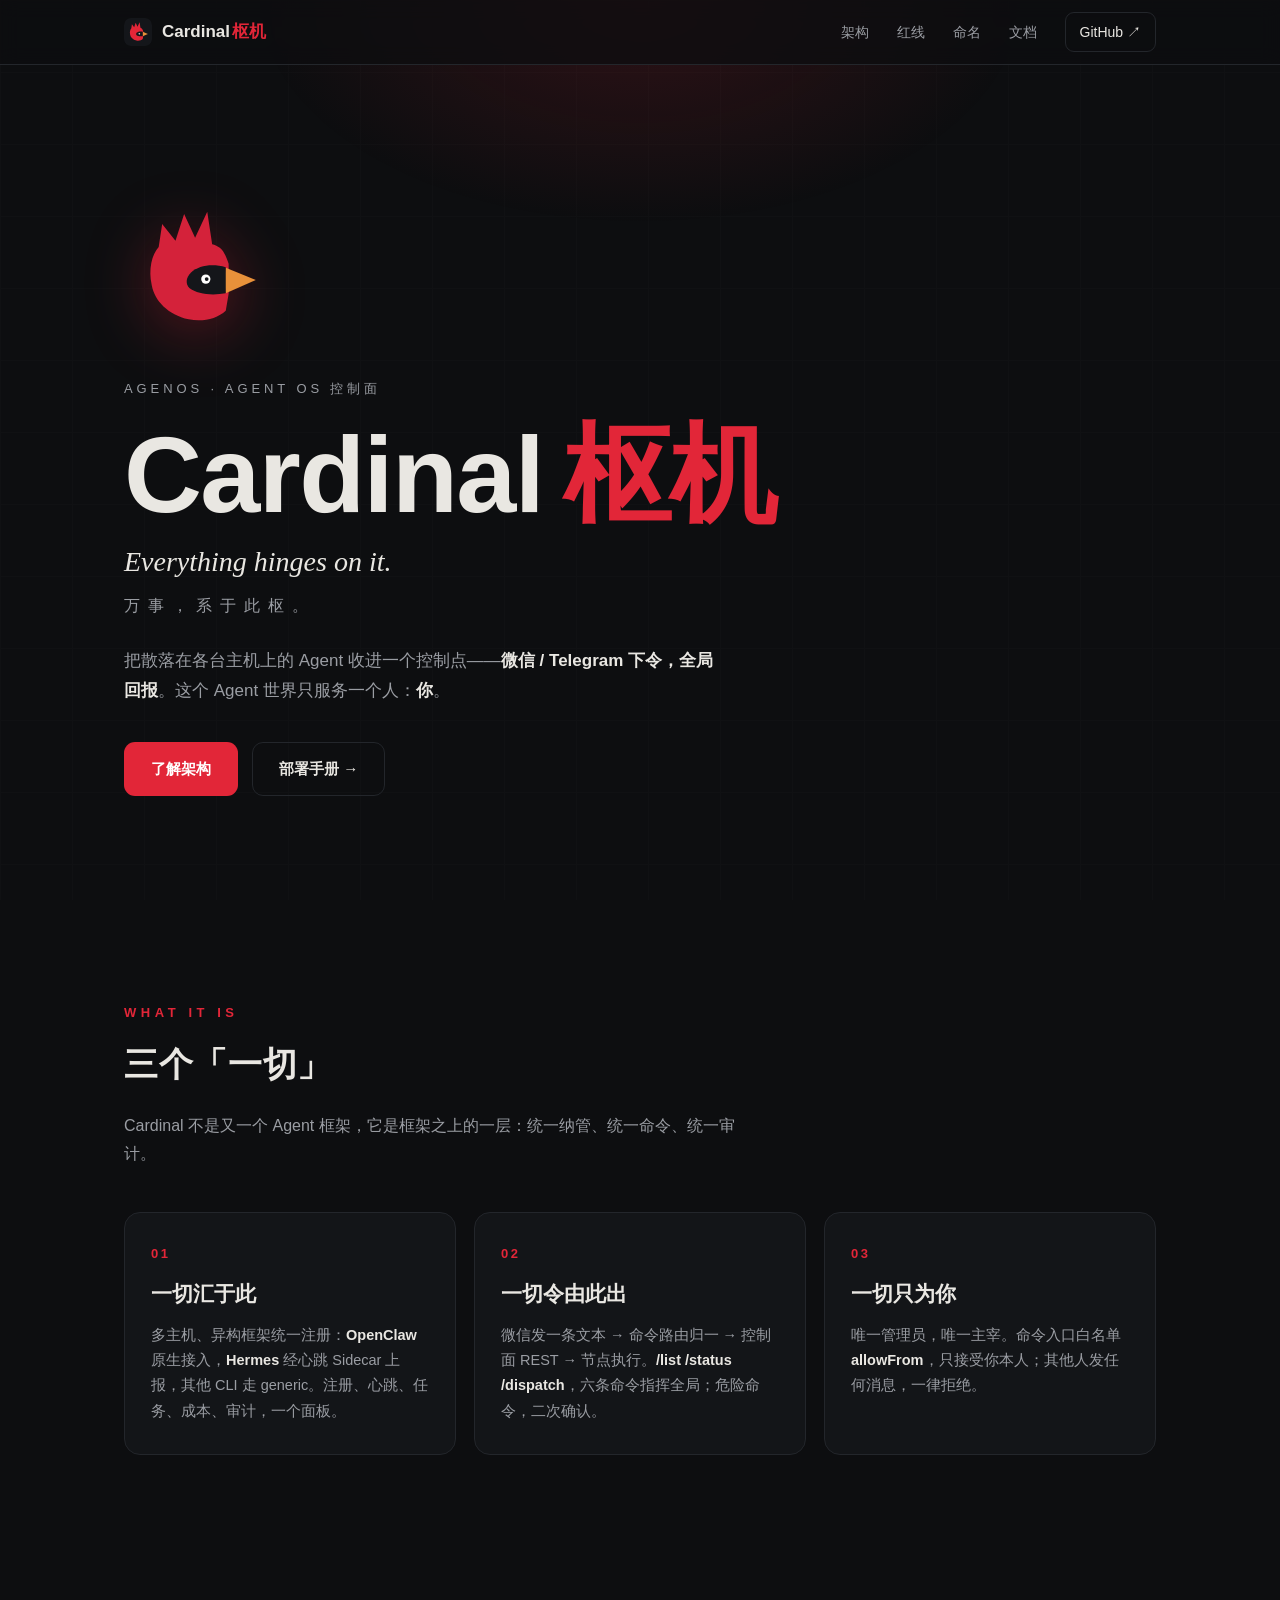
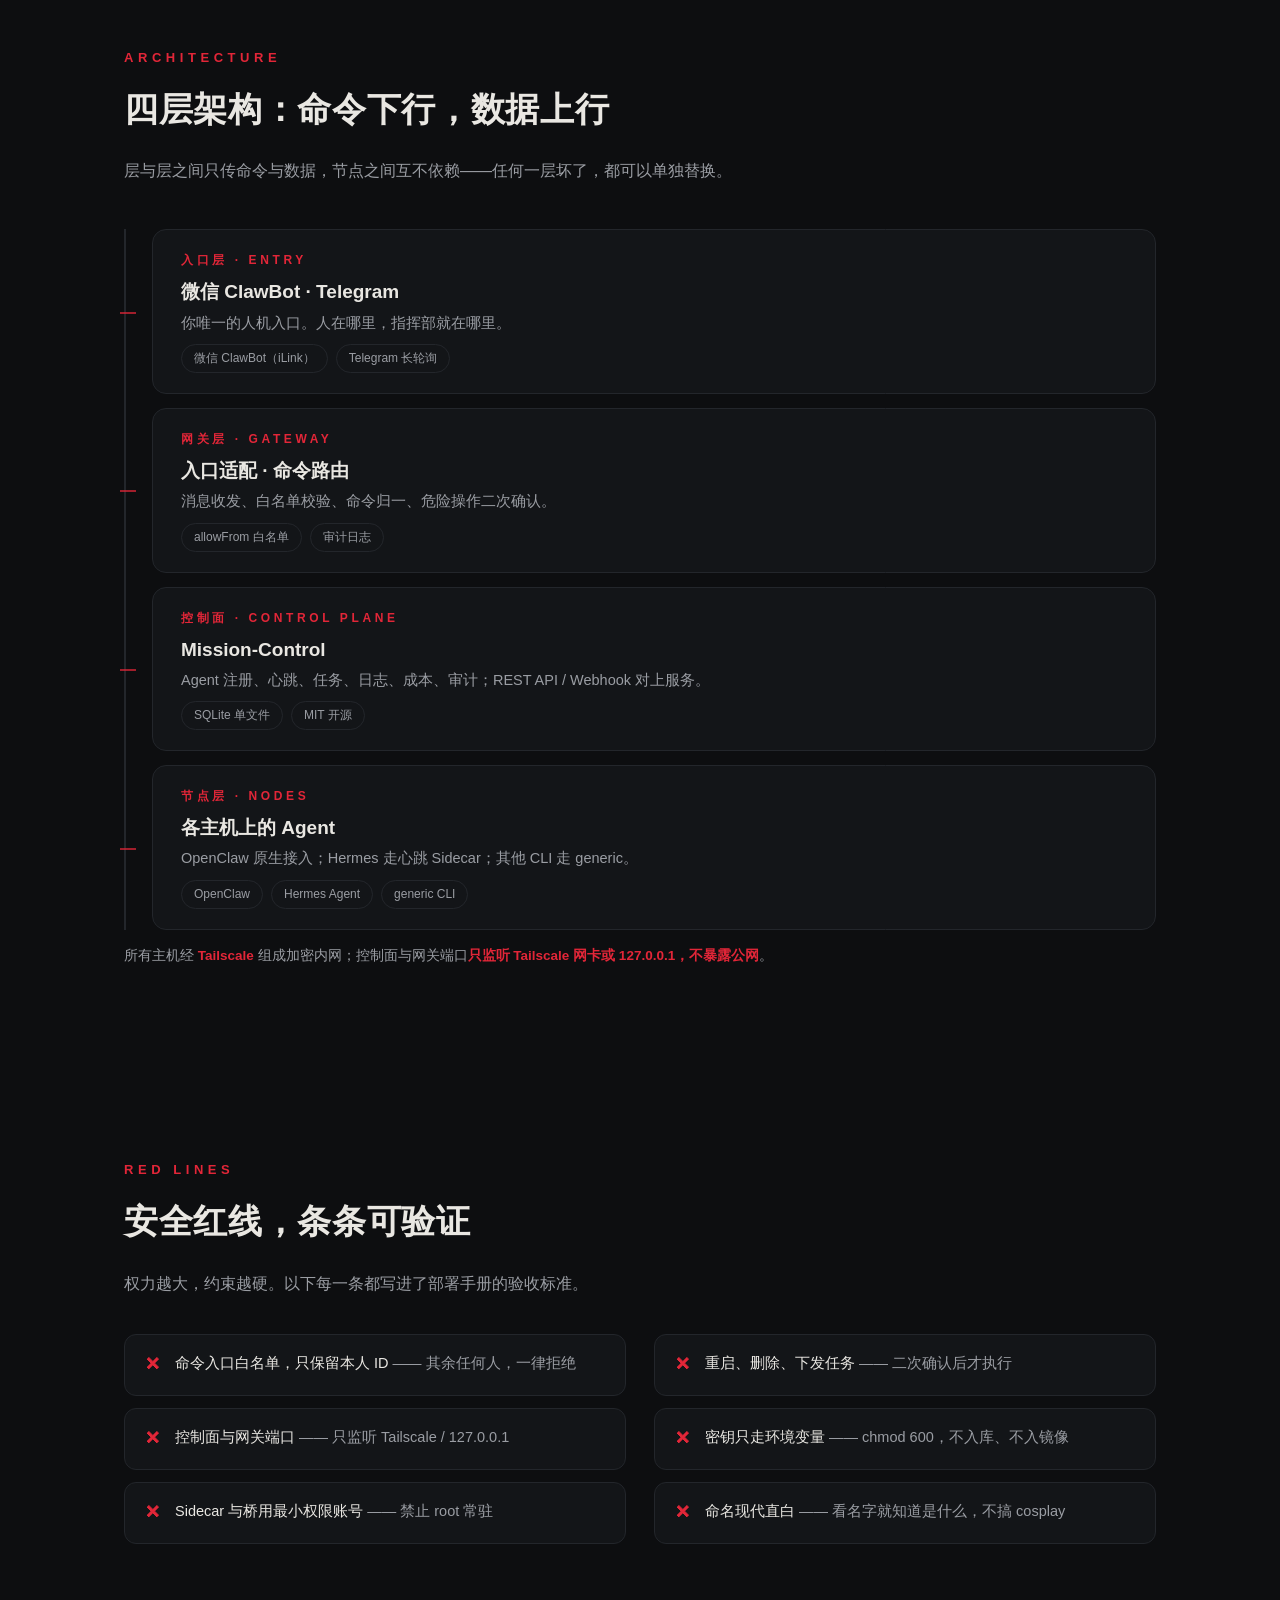
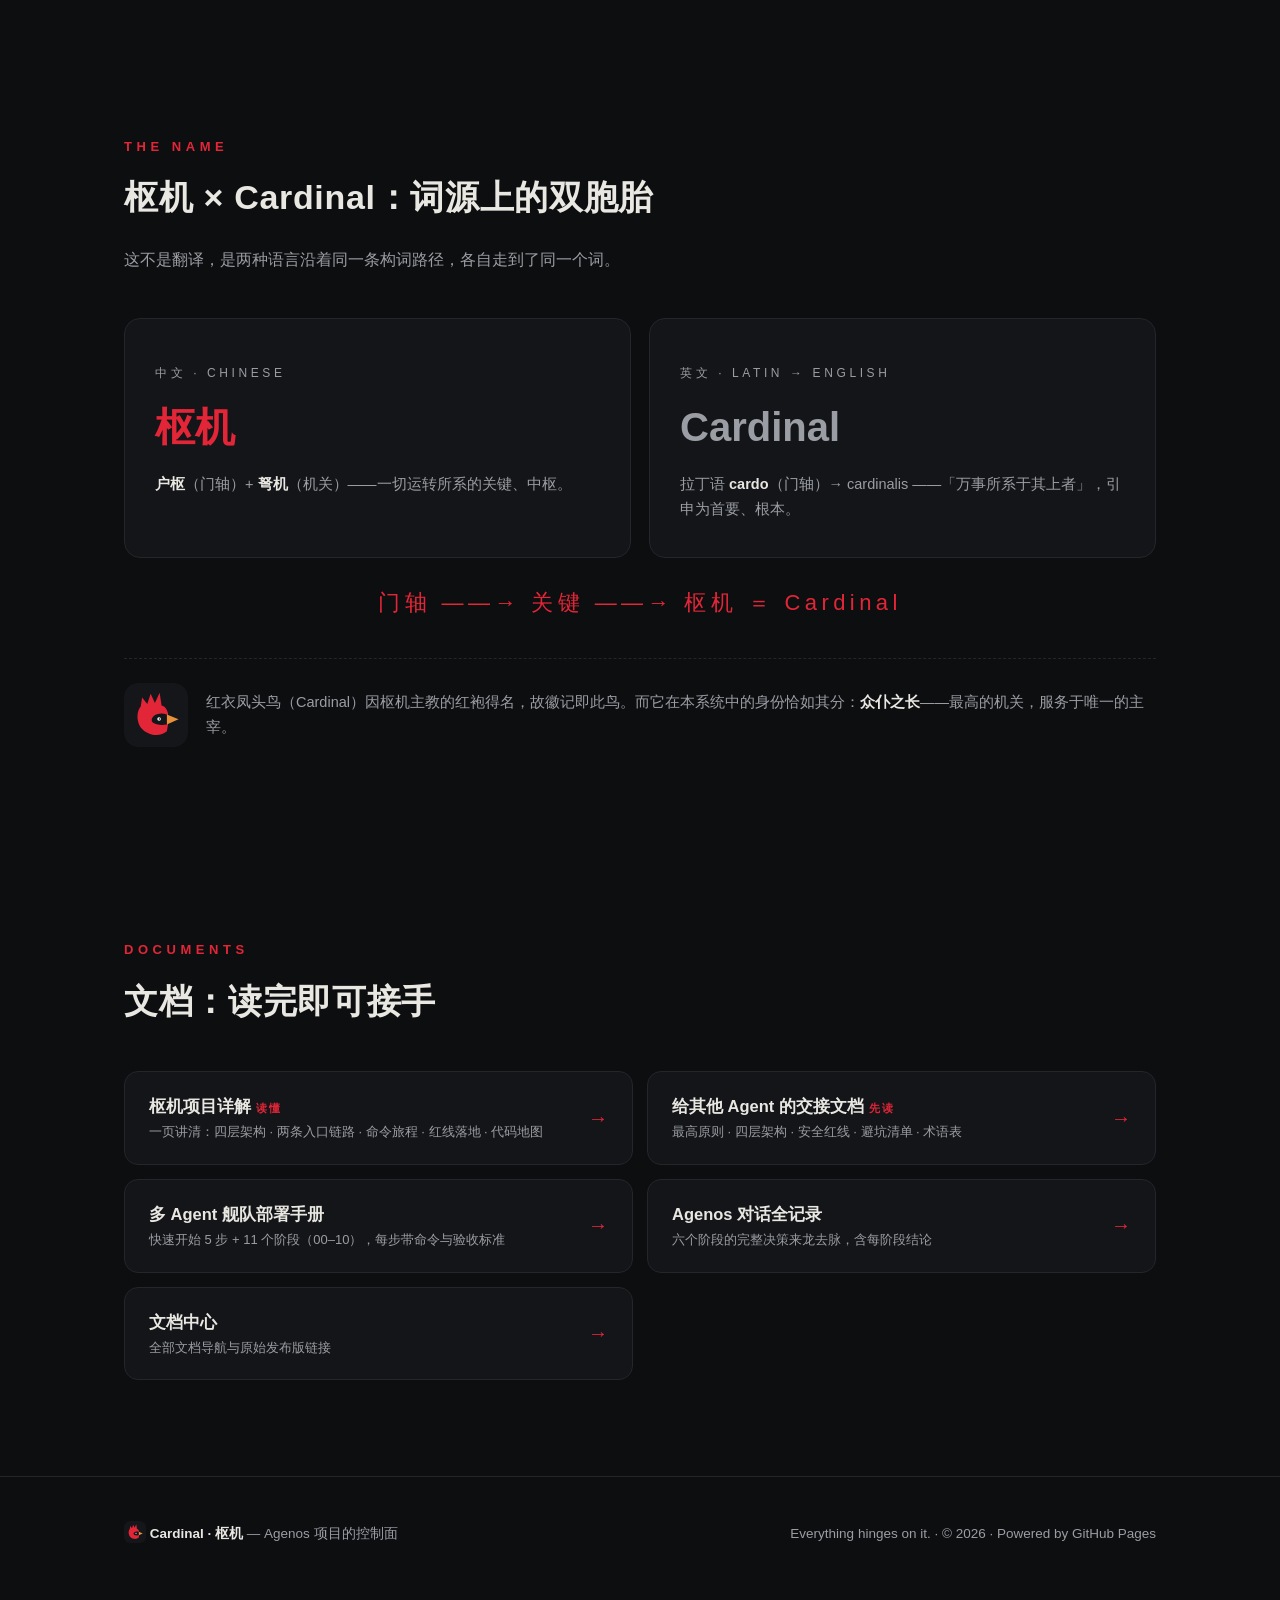
<file: index.html>
<!doctype html>
<html lang="zh-CN">
<head>
<meta charset="utf-8">
<meta name="viewport" content="width=device-width, initial-scale=1">
<title>Cardinal · 枢机 — 你的 Agent 世界的控制面</title>
<meta name="description" content="Cardinal（枢机）：把散落在各主机上的 Agent 收进一个控制点。微信下令，全局回报，只服务你一个人。Agenos 项目的控制面品牌。">
<link rel="icon" type="image/svg+xml" href="favicon.svg">
<meta property="og:title" content="Cardinal · 枢机">
<meta property="og:description" content="Everything hinges on it. 万事，系于此枢。">
<style>
  :root{
    --bg:#0D0E10; --bg2:#131518; --line:#23262B;
    --text:#E9E7E2; --muted:#9A9DA3;
    --red:#E22638; --red-deep:#A8122B; --amber:#E8913A;
  }
  *{box-sizing:border-box;margin:0;padding:0}
  html{scroll-behavior:smooth}
  body{
    background:var(--bg);color:var(--text);
    font-family:-apple-system,"Segoe UI","PingFang SC","Microsoft YaHei",sans-serif;
    line-height:1.75;-webkit-font-smoothing:antialiased;
  }
  /* 环境底纹：极淡网格 + 顶部红晕 */
  body::before{
    content:"";position:fixed;inset:0;z-index:-2;
    background-image:linear-gradient(var(--line) 1px,transparent 1px),linear-gradient(90deg,var(--line) 1px,transparent 1px);
    background-size:72px 72px;opacity:.14;
  }
  body::after{
    content:"";position:fixed;left:50%;top:-320px;transform:translateX(-50%);
    width:1100px;height:640px;z-index:-1;border-radius:50%;
    background:radial-gradient(closest-side,rgba(226,38,56,.16),transparent 70%);
    pointer-events:none;
  }
  .serif{font-family:Georgia,"Times New Roman",serif;font-style:italic}
  a{color:inherit;text-decoration:none}
  .wrap{max-width:1080px;margin:0 auto;padding:0 24px}
  section{padding:96px 0}
  .kicker{color:var(--red);font-size:13px;letter-spacing:.35em;text-transform:uppercase;font-weight:700}
  h2{font-size:34px;font-weight:800;margin:10px 0 18px;letter-spacing:.02em}
  .lead{color:var(--muted);max-width:640px}

  /* nav */
  nav{position:sticky;top:0;z-index:10;backdrop-filter:blur(10px);
    background:rgba(13,14,16,.78);border-bottom:1px solid var(--line)}
  .nav{display:flex;align-items:center;gap:28px;height:64px}
  .brand{display:flex;align-items:center;gap:10px;font-weight:800;font-size:17px}
  .brand img{width:28px;height:28px;border-radius:7px}
  .brand .zh{color:var(--red);margin-left:2px}
  .nav .sp{flex:1}
  .nav a.item{color:var(--muted);font-size:14px;transition:color .2s}
  .nav a.item:hover{color:var(--text)}
  .nav a.gh{border:1px solid var(--line);border-radius:9px;padding:7px 14px;font-size:14px;transition:.2s}
  .nav a.gh:hover{border-color:var(--red);color:var(--red)}

  /* hero */
  .hero{padding:130px 0 110px;text-align:left}
  .hero .eyebrow{color:var(--muted);font-size:13px;letter-spacing:.3em;text-transform:uppercase}
  .hero h1{font-size:clamp(56px,9vw,108px);font-weight:900;line-height:1.04;letter-spacing:-.015em;margin:18px 0 6px}
  .hero h1 .zh{color:var(--red);margin-left:.18em}
  .hero .tag{font-size:clamp(20px,3vw,28px);color:var(--text);opacity:.9}
  .hero .tag-zh{color:var(--muted);font-size:16px;margin-top:6px;letter-spacing:.5em}
  .hero p.desc{color:var(--muted);max-width:600px;margin:26px 0 36px;font-size:17px}
  .hero p.desc b{color:var(--text);font-weight:700}
  .cta{display:flex;gap:14px;flex-wrap:wrap}
  .btn{display:inline-block;border-radius:11px;padding:13px 26px;font-weight:700;font-size:15px;transition:.2s;border:1px solid transparent}
  .btn.primary{background:var(--red);color:#fff}
  .btn.primary:hover{background:#F0354D;transform:translateY(-1px)}
  .btn.ghost{border-color:var(--line);color:var(--text)}
  .btn.ghost:hover{border-color:var(--red);color:var(--red)}
  .hero .logo{width:148px;height:148px;margin-bottom:26px;filter:drop-shadow(0 12px 32px rgba(226,38,56,.35))}

  /* 三卡 */
  .grid3{display:grid;grid-template-columns:repeat(3,1fr);gap:18px;margin-top:44px}
  .card{background:var(--bg2);border:1px solid var(--line);border-radius:16px;padding:30px 26px;transition:.25s}
  .card:hover{border-color:rgba(226,38,56,.55);transform:translateY(-3px)}
  .card .no{font-size:13px;color:var(--red);font-weight:800;letter-spacing:.2em}
  .card h3{font-size:21px;margin:10px 0 10px}
  .card p{color:var(--muted);font-size:14.5px}
  .card p b{color:var(--text)}

  /* 架构层叠 */
  .layers{margin-top:44px;border-left:2px solid var(--line);padding-left:0}
  .layer{position:relative;padding:20px 28px;border:1px solid var(--line);border-radius:14px;background:var(--bg2);margin:0 0 14px 26px}
  .layer::before{content:"";position:absolute;left:-33px;top:50%;width:16px;height:2px;background:var(--red);opacity:.7}
  .layer .role{font-size:12px;letter-spacing:.3em;color:var(--red);font-weight:800;text-transform:uppercase}
  .layer h3{font-size:19px;margin:4px 0 2px}
  .layer p{color:var(--muted);font-size:14.5px}
  .layer .tags{margin-top:8px;display:flex;gap:8px;flex-wrap:wrap}
  .layer .tag{font-size:12px;color:var(--muted);border:1px solid var(--line);border-radius:999px;padding:3px 12px}
  .flownote{color:var(--muted);font-size:13.5px;margin-top:10px}
  .flownote b{color:var(--red)}

  /* 红线 */
  .rules{margin-top:36px;display:grid;grid-template-columns:1fr 1fr;gap:12px 28px}
  .rule{display:flex;gap:14px;align-items:flex-start;background:var(--bg2);border:1px solid var(--line);border-radius:12px;padding:16px 20px}
  .rule .dot{color:var(--red);font-weight:900;font-size:16px;line-height:1.75}
  .rule p{font-size:14.5px;color:var(--text)}
  .rule p span{color:var(--muted)}

  /* 命名 */
  .namegrid{display:grid;grid-template-columns:1fr 1fr;gap:18px;margin-top:44px}
  .namecard{background:var(--bg2);border:1px solid var(--line);border-radius:16px;padding:34px 30px}
  .namecard .lang{color:var(--muted);font-size:12px;letter-spacing:.3em;text-transform:uppercase}
  .namecard .word{font-size:40px;font-weight:900;margin:8px 0 2px}
  .namecard .word.red{color:var(--red)}
  .namecard p{color:var(--muted);font-size:14.5px;margin-top:10px}
  .namecard p b{color:var(--text)}
  .eq{ text-align:center;color:var(--red);font-size:22px;margin:26px 0 0;letter-spacing:.2em}
  .birdnote{margin-top:36px;border-top:1px dashed var(--line);padding-top:24px;color:var(--muted);font-size:14.5px;display:flex;gap:18px;align-items:center}
  .birdnote img{width:64px;height:64px;flex:none;border-radius:14px}

  /* 文档 */
  .docs{display:grid;grid-template-columns:repeat(2,1fr);gap:14px;margin-top:40px}
  .doc{display:flex;justify-content:space-between;align-items:center;gap:16px;background:var(--bg2);
    border:1px solid var(--line);border-radius:14px;padding:20px 24px;transition:.2s}
  .doc:hover{border-color:var(--red);transform:translateY(-2px)}
  .doc h4{font-size:16.5px}
  .doc p{color:var(--muted);font-size:13px}
  .doc .arrow{color:var(--red);font-size:20px}

  footer{border-top:1px solid var(--line);padding:44px 0 60px;color:var(--muted);font-size:13.5px}
  footer .wrap{display:flex;justify-content:space-between;gap:16px;flex-wrap:wrap;align-items:center}
  footer b{color:var(--text)}
  footer .bird{width:22px;height:22px;border-radius:6px;vertical-align:-5px}

  /* 入场动画 */
  @keyframes rise{from{opacity:0;transform:translateY(18px)}to{opacity:1;transform:none}}
  .hero .eyebrow,.hero h1,.hero .tag,.hero .tag-zh,.hero .desc,.hero .cta,.hero .logo{animation:rise .7s ease both}
  .hero h1{animation-delay:.08s}.hero .tag{animation-delay:.16s}.hero .tag-zh{animation-delay:.22s}
  .hero .desc{animation-delay:.3s}.hero .cta{animation-delay:.38s}.hero .logo{animation-delay:0s}

  @media (max-width:820px){
    .grid3,.namegrid,.docs{grid-template-columns:1fr}
    .rules{grid-template-columns:1fr}
    section{padding:72px 0}
    .nav a.item{display:none}
  }
</style>
</head>
<body>

<nav>
  <div class="wrap nav">
    <a class="brand" href="#top">
      <img src="favicon.svg" alt="Cardinal 徽标">
      <span>Cardinal<span class="zh">枢机</span></span>
    </a>
    <span class="sp"></span>
    <a class="item" href="#arch">架构</a>
    <a class="item" href="#rules">红线</a>
    <a class="item" href="#name">命名</a>
    <a class="item" href="#docs">文档</a>
    <a class="gh" href="https://github.com/bit-cook/cardinal-plan" target="_blank" rel="noopener">GitHub ↗</a>
  </div>
</nav>

<header class="hero" id="top">
  <div class="wrap">
    <img class="logo" src="logo.svg" alt="Cardinal 徽记：红衣凤头鸟">
    <p class="eyebrow">Agenos · Agent OS 控制面</p>
    <h1>Cardinal<span class="zh">枢机</span></h1>
    <p class="tag serif">Everything hinges on it.</p>
    <p class="tag-zh">万事，系于此枢。</p>
    <p class="desc">把散落在各台主机上的 Agent 收进一个控制点——<b>微信 / Telegram 下令，全局回报</b>。这个 Agent 世界只服务一个人：<b>你</b>。</p>
    <div class="cta">
      <a class="btn primary" href="#arch">了解架构</a>
      <a class="btn ghost" href="docs/runbook.html">部署手册 →</a>
    </div>
  </div>
</header>

<section>
  <div class="wrap">
    <p class="kicker">What it is</p>
    <h2>三个「一切」</h2>
    <p class="lead">Cardinal 不是又一个 Agent 框架，它是框架之上的一层：统一纳管、统一命令、统一审计。</p>
    <div class="grid3">
      <div class="card">
        <p class="no">01</p>
        <h3>一切汇于此</h3>
        <p>多主机、异构框架统一注册：<b>OpenClaw</b> 原生接入，<b>Hermes</b> 经心跳 Sidecar 上报，其他 CLI 走 generic。注册、心跳、任务、成本、审计，一个面板。</p>
      </div>
      <div class="card">
        <p class="no">02</p>
        <h3>一切令由此出</h3>
        <p>微信发一条文本 → 命令路由归一 → 控制面 REST → 节点执行。<b>/list /status /dispatch</b>，六条命令指挥全局；危险命令，二次确认。</p>
      </div>
      <div class="card">
        <p class="no">03</p>
        <h3>一切只为你</h3>
        <p>唯一管理员，唯一主宰。命令入口白名单 <b>allowFrom</b>，只接受你本人；其他人发任何消息，一律拒绝。</p>
      </div>
    </div>
  </div>
</section>

<section id="arch">
  <div class="wrap">
    <p class="kicker">Architecture</p>
    <h2>四层架构：命令下行，数据上行</h2>
    <p class="lead">层与层之间只传命令与数据，节点之间互不依赖——任何一层坏了，都可以单独替换。</p>
    <div class="layers">
      <div class="layer">
        <p class="role">入口层 · Entry</p>
        <h3>微信 ClawBot · Telegram</h3>
        <p>你唯一的人机入口。人在哪里，指挥部就在哪里。</p>
        <div class="tags"><span class="tag">微信 ClawBot（iLink）</span><span class="tag">Telegram 长轮询</span></div>
      </div>
      <div class="layer">
        <p class="role">网关层 · Gateway</p>
        <h3>入口适配 · 命令路由</h3>
        <p>消息收发、白名单校验、命令归一、危险操作二次确认。</p>
        <div class="tags"><span class="tag">allowFrom 白名单</span><span class="tag">审计日志</span></div>
      </div>
      <div class="layer">
        <p class="role">控制面 · Control Plane</p>
        <h3>Mission-Control</h3>
        <p>Agent 注册、心跳、任务、日志、成本、审计；REST API / Webhook 对上服务。</p>
        <div class="tags"><span class="tag">SQLite 单文件</span><span class="tag">MIT 开源</span></div>
      </div>
      <div class="layer">
        <p class="role">节点层 · Nodes</p>
        <h3>各主机上的 Agent</h3>
        <p>OpenClaw 原生接入；Hermes 走心跳 Sidecar；其他 CLI 走 generic。</p>
        <div class="tags"><span class="tag">OpenClaw</span><span class="tag">Hermes Agent</span><span class="tag">generic CLI</span></div>
      </div>
    </div>
    <p class="flownote">所有主机经 <b>Tailscale</b> 组成加密内网；控制面与网关端口<b>只监听 Tailscale 网卡或 127.0.0.1，不暴露公网</b>。</p>
  </div>
</section>

<section id="rules">
  <div class="wrap">
    <p class="kicker">Red Lines</p>
    <h2>安全红线，条条可验证</h2>
    <p class="lead">权力越大，约束越硬。以下每一条都写进了部署手册的验收标准。</p>
    <div class="rules">
      <div class="rule"><p class="dot">✕</p><p>命令入口白名单，只保留本人 ID<span> —— 其余任何人，一律拒绝</span></p></div>
      <div class="rule"><p class="dot">✕</p><p>重启、删除、下发任务<span> —— 二次确认后才执行</span></p></div>
      <div class="rule"><p class="dot">✕</p><p>控制面与网关端口<span> —— 只监听 Tailscale / 127.0.0.1</span></p></div>
      <div class="rule"><p class="dot">✕</p><p>密钥只走环境变量<span> —— chmod 600，不入库、不入镜像</span></p></div>
      <div class="rule"><p class="dot">✕</p><p>Sidecar 与桥用最小权限账号<span> —— 禁止 root 常驻</span></p></div>
      <div class="rule"><p class="dot">✕</p><p>命名现代直白<span> —— 看名字就知道是什么，不搞 cosplay</span></p></div>
    </div>
  </div>
</section>

<section id="name">
  <div class="wrap">
    <p class="kicker">The Name</p>
    <h2>枢机 × Cardinal：词源上的双胞胎</h2>
    <p class="lead">这不是翻译，是两种语言沿着同一条构词路径，各自走到了同一个词。</p>
    <div class="namegrid">
      <div class="namecard">
        <p class="lang">中文 · Chinese</p>
        <p class="word red">枢机</p>
        <p><b>户枢</b>（门轴）+ <b>弩机</b>（机关）——一切运转所系的关键、中枢。</p>
      </div>
      <div class="namecard">
        <p class="lang">英文 · Latin → English</p>
        <p class="word">Cardinal</p>
        <p>拉丁语 <b>cardo</b>（门轴）→ cardinalis ——「万事所系于其上者」，引申为首要、根本。</p>
      </div>
    </div>
    <p class="eq">门轴 ——→ 关键 ——→ 枢机 ＝ Cardinal</p>
    <div class="birdnote">
      <img src="favicon.svg" alt="Cardinal bird">
      <p>红衣凤头鸟（Cardinal）因枢机主教的红袍得名，故徽记即此鸟。而它在本系统中的身份恰如其分：<b style="color:var(--text)">众仆之长</b>——最高的机关，服务于唯一的主宰。</p>
    </div>
  </div>
</section>

<section id="docs">
  <div class="wrap">
    <p class="kicker">Documents</p>
    <h2>文档：读完即可接手</h2>
    <div class="docs">
      <a class="doc" href="docs/explained.html">
        <span><h4>枢机项目详解 <span style="color:var(--red);font-size:11px;letter-spacing:.2em">读懂</span></h4><p>一页讲清：四层架构 · 两条入口链路 · 命令旅程 · 红线落地 · 代码地图</p></span><span class="arrow">→</span>
      </a>
      <a class="doc" href="docs/handover.html">
        <span><h4>给其他 Agent 的交接文档 <span style="color:var(--red);font-size:11px;letter-spacing:.2em">先读</span></h4><p>最高原则 · 四层架构 · 安全红线 · 避坑清单 · 术语表</p></span><span class="arrow">→</span>
      </a>
      <a class="doc" href="docs/runbook.html">
        <span><h4>多 Agent 舰队部署手册</h4><p>快速开始 5 步 + 11 个阶段（00–10），每步带命令与验收标准</p></span><span class="arrow">→</span>
      </a>
      <a class="doc" href="docs/record.html">
        <span><h4>Agenos 对话全记录</h4><p>六个阶段的完整决策来龙去脉，含每阶段结论</p></span><span class="arrow">→</span>
      </a>
      <a class="doc" href="docs/index.html">
        <span><h4>文档中心</h4><p>全部文档导航与原始发布版链接</p></span><span class="arrow">→</span>
      </a>
    </div>
  </div>
</section>

<footer>
  <div class="wrap">
    <span><img class="bird" src="favicon.svg" alt=""> <b>Cardinal · 枢机</b> — Agenos 项目的控制面</span>
    <span>Everything hinges on it. · © 2026 · Powered by GitHub Pages</span>
  </div>
</footer>

</body>
</html>
</file>
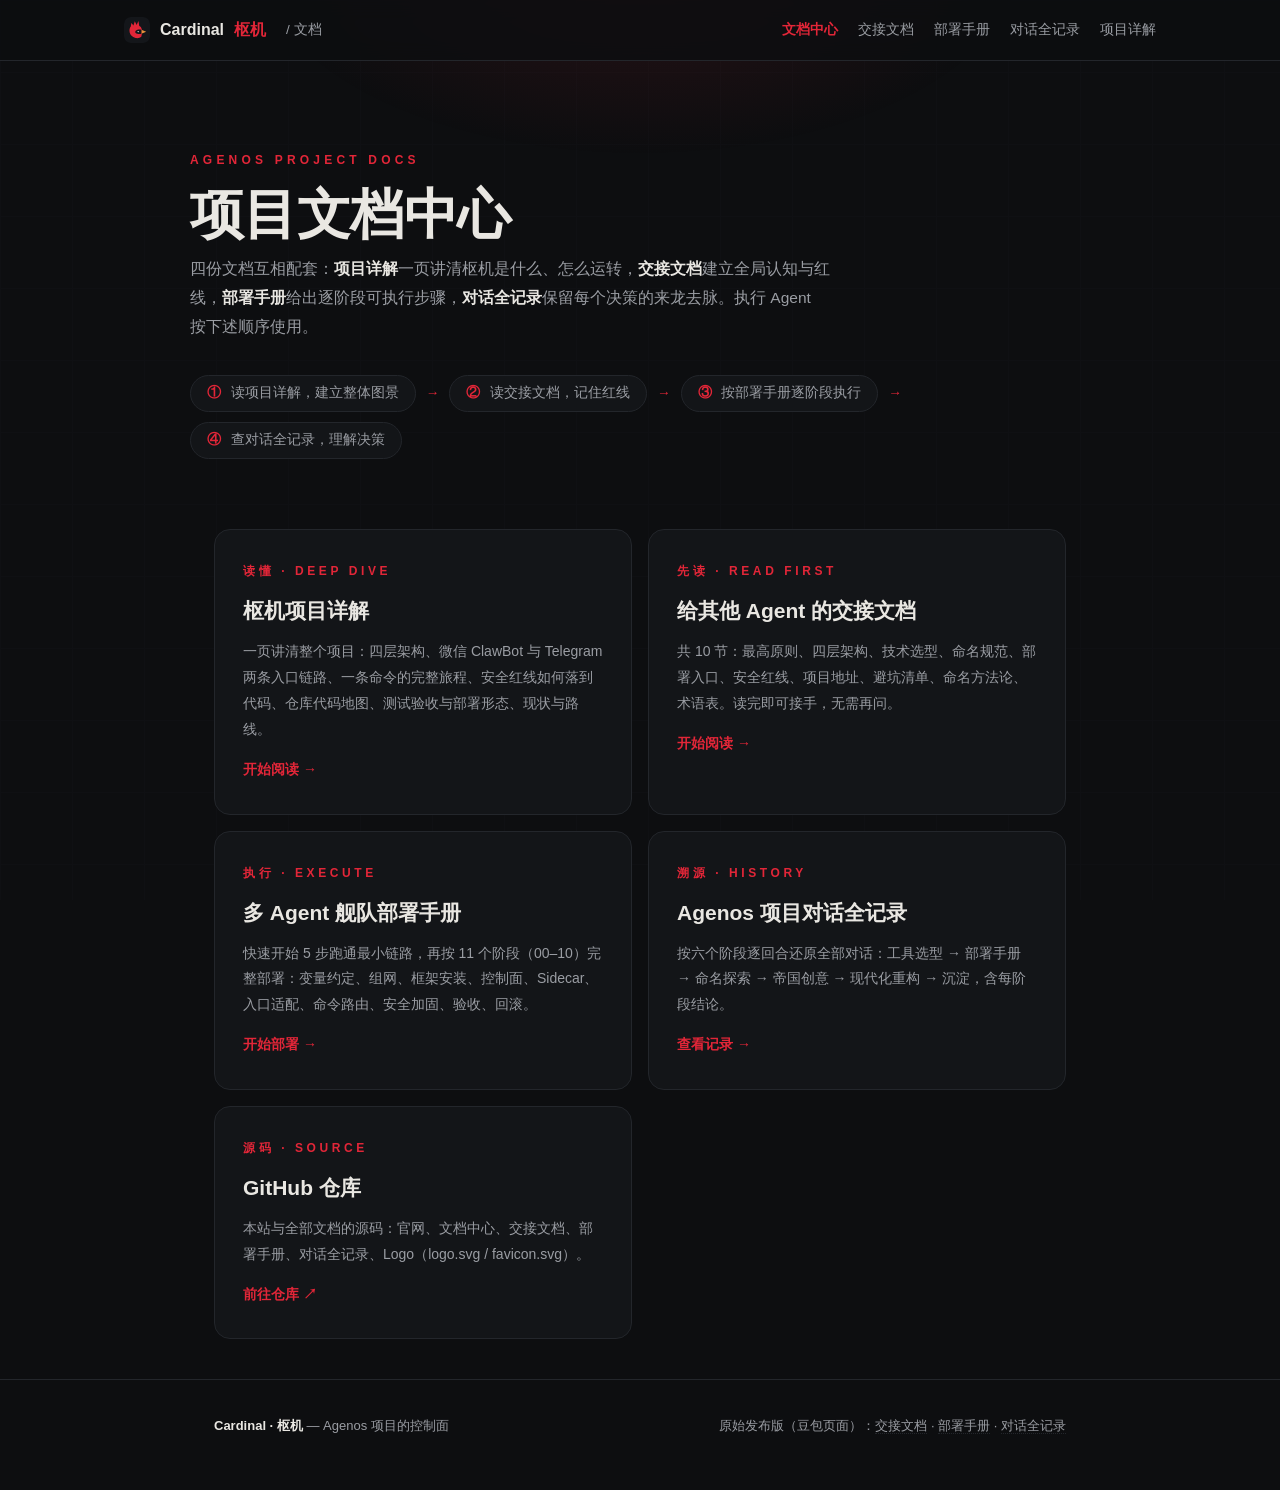
<file: docs/index.html>
<!doctype html>
<html lang="zh-CN">
<head>
<meta charset="utf-8">
<meta name="viewport" content="width=device-width, initial-scale=1">
<title>项目文档 — Cardinal · 枢机</title>
<meta name="description" content="Agenos / Cardinal 项目文档中心：交接文档、部署手册、对话全记录。先建立全局认知与红线，再按阶段执行，需要来龙去脉时查全记录。">
<link rel="icon" type="image/svg+xml" href="../favicon.svg">
<link rel="stylesheet" href="docs.css">
</head>
<body>

<nav class="nav">
  <div class="bar">
    <a class="brand" href="../index.html"><img src="../favicon.svg" alt="">Cardinal<span class="zh">枢机</span></a>
    <span class="crumb">/ 文档</span>
    <span class="sp"></span>
    <a class="item on" href="index.html">文档中心</a>
    <a class="item" href="handover.html">交接文档</a>
    <a class="item" href="runbook.html">部署手册</a>
    <a class="item" href="record.html">对话全记录</a>
    <a class="item" href="explained.html">项目详解</a>
  </div>
</nav>

<header class="hero wrap">
  <p class="kicker">Agenos Project Docs</p>
  <h1>项目文档中心</h1>
  <p class="sub">四份文档互相配套：<b>项目详解</b>一页讲清枢机是什么、怎么运转，<b>交接文档</b>建立全局认知与红线，<b>部署手册</b>给出逐阶段可执行步骤，<b>对话全记录</b>保留每个决策的来龙去脉。执行 Agent 按下述顺序使用。</p>
  <div class="order">
    <span class="step"><b>①</b> 读项目详解，建立整体图景</span><span class="arr">→</span>
    <span class="step"><b>②</b> 读交接文档，记住红线</span><span class="arr">→</span>
    <span class="step"><b>③</b> 按部署手册逐阶段执行</span><span class="arr">→</span>
    <span class="step"><b>④</b> 查对话全记录，理解决策</span>
  </div>
</header>

<main class="wrap">
  <div class="dgrid">
    <a class="dcard" href="explained.html">
      <p class="no">读懂 · DEEP DIVE</p>
      <h3>枢机项目详解</h3>
      <p>一页讲清整个项目：四层架构、微信 ClawBot 与 Telegram 两条入口链路、一条命令的完整旅程、安全红线如何落到代码、仓库代码地图、测试验收与部署形态、现状与路线。</p>
      <span class="go">开始阅读 →</span>
    </a>
    <a class="dcard" href="handover.html">
      <p class="no">先读 · READ FIRST</p>
      <h3>给其他 Agent 的交接文档</h3>
      <p>共 10 节：最高原则、四层架构、技术选型、命名规范、部署入口、安全红线、项目地址、避坑清单、命名方法论、术语表。读完即可接手，无需再问。</p>
      <span class="go">开始阅读 →</span>
    </a>
    <a class="dcard" href="runbook.html">
      <p class="no">执行 · EXECUTE</p>
      <h3>多 Agent 舰队部署手册</h3>
      <p>快速开始 5 步跑通最小链路，再按 11 个阶段（00–10）完整部署：变量约定、组网、框架安装、控制面、Sidecar、入口适配、命令路由、安全加固、验收、回滚。</p>
      <span class="go">开始部署 →</span>
    </a>
    <a class="dcard" href="record.html">
      <p class="no">溯源 · HISTORY</p>
      <h3>Agenos 项目对话全记录</h3>
      <p>按六个阶段逐回合还原全部对话：工具选型 → 部署手册 → 命名探索 → 帝国创意 → 现代化重构 → 沉淀，含每阶段结论。</p>
      <span class="go">查看记录 →</span>
    </a>
    <a class="dcard" href="https://github.com/bit-cook/cardinal-plan" target="_blank" rel="noopener">
      <p class="no">源码 · SOURCE</p>
      <h3>GitHub 仓库</h3>
      <p>本站与全部文档的源码：官网、文档中心、交接文档、部署手册、对话全记录、Logo（logo.svg / favicon.svg）。</p>
      <span class="go">前往仓库 ↗</span>
    </a>
  </div>
</main>

<footer>
  <div class="wrap">
    <span><b style="color:var(--text)">Cardinal · 枢机</b> — Agenos 项目的控制面</span>
    <span>原始发布版（豆包页面）：<a href="https://4m9692y3g6zdz.doubao.link/app/app_17hb8aveamv" target="_blank" rel="noopener">交接文档</a> · <a href="https://4m9692y3g6zdz.doubao.link/app/app_17hb39p9gdc" target="_blank" rel="noopener">部署手册</a> · <a href="https://4m9692y3g6zdz.doubao.link/app/app_17hb8avchb0" target="_blank" rel="noopener">对话全记录</a></span>
  </div>
</footer>

</body>
</html>
</file>
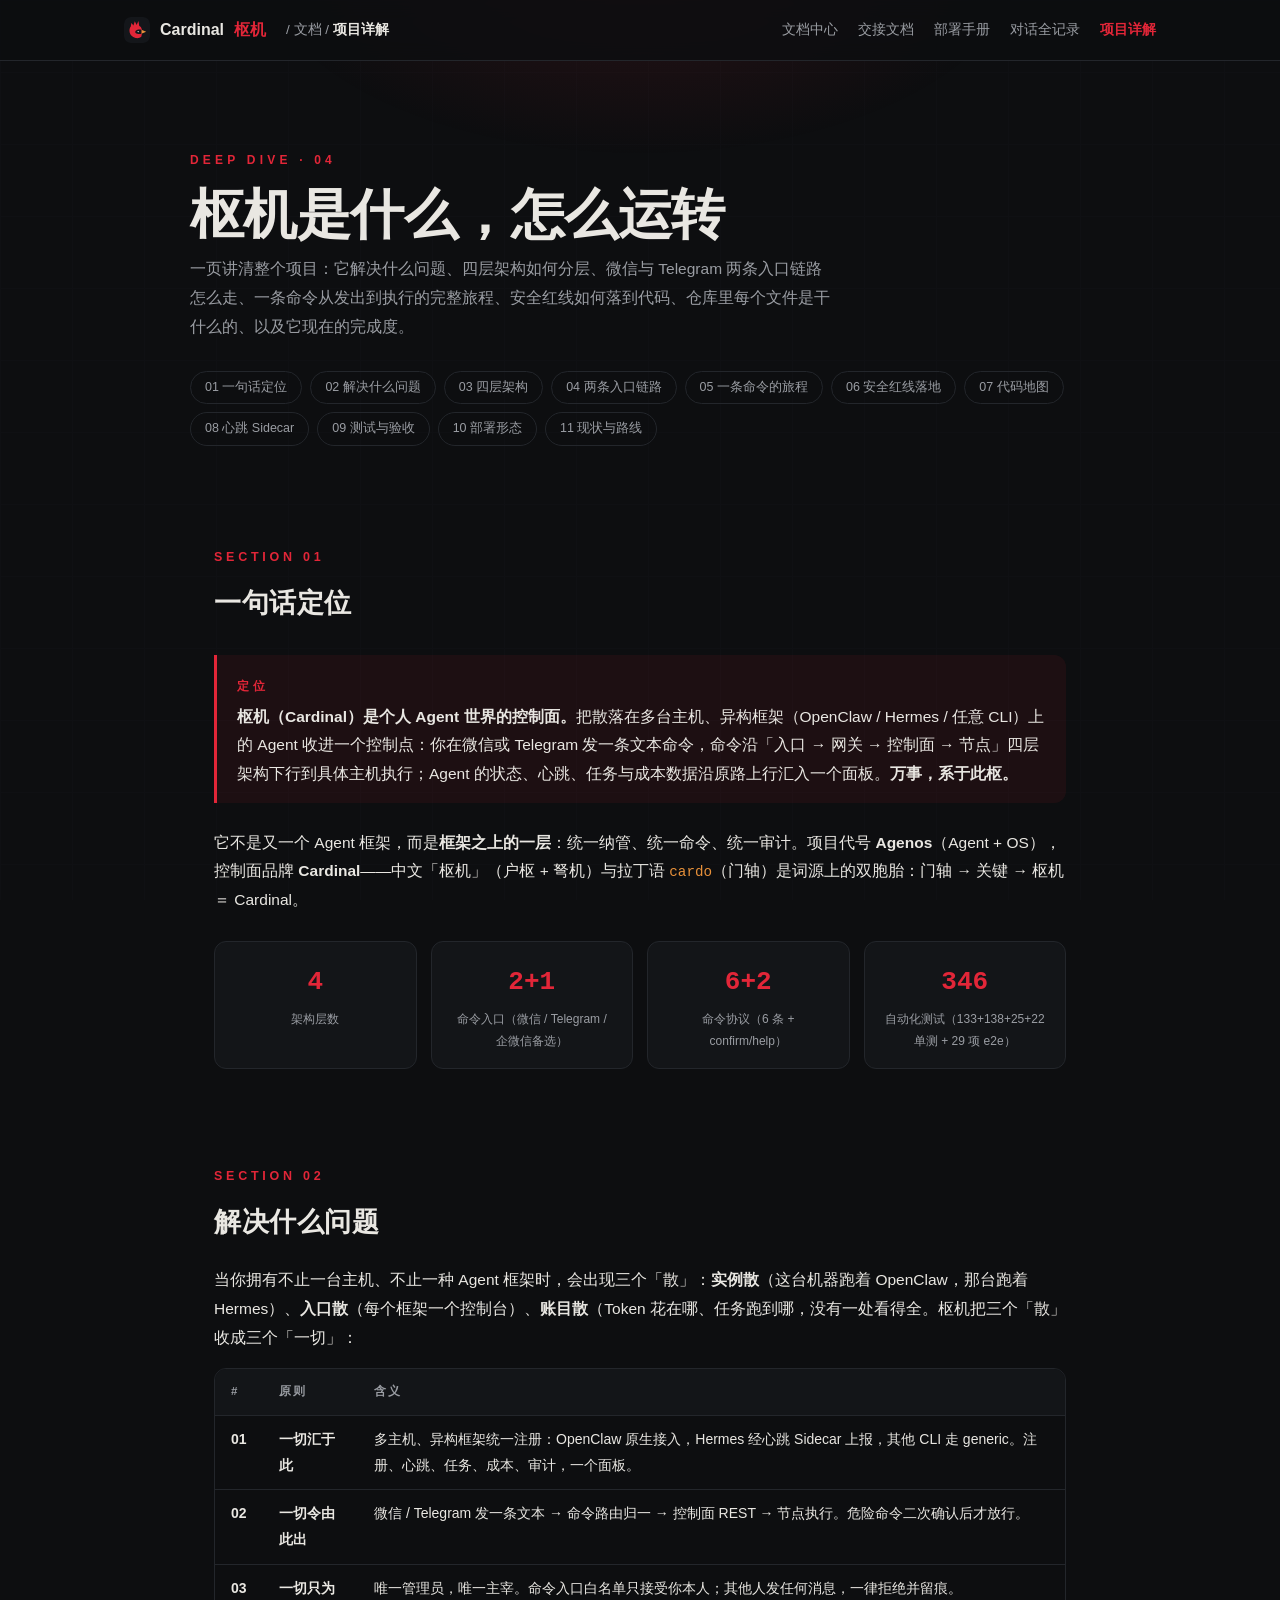
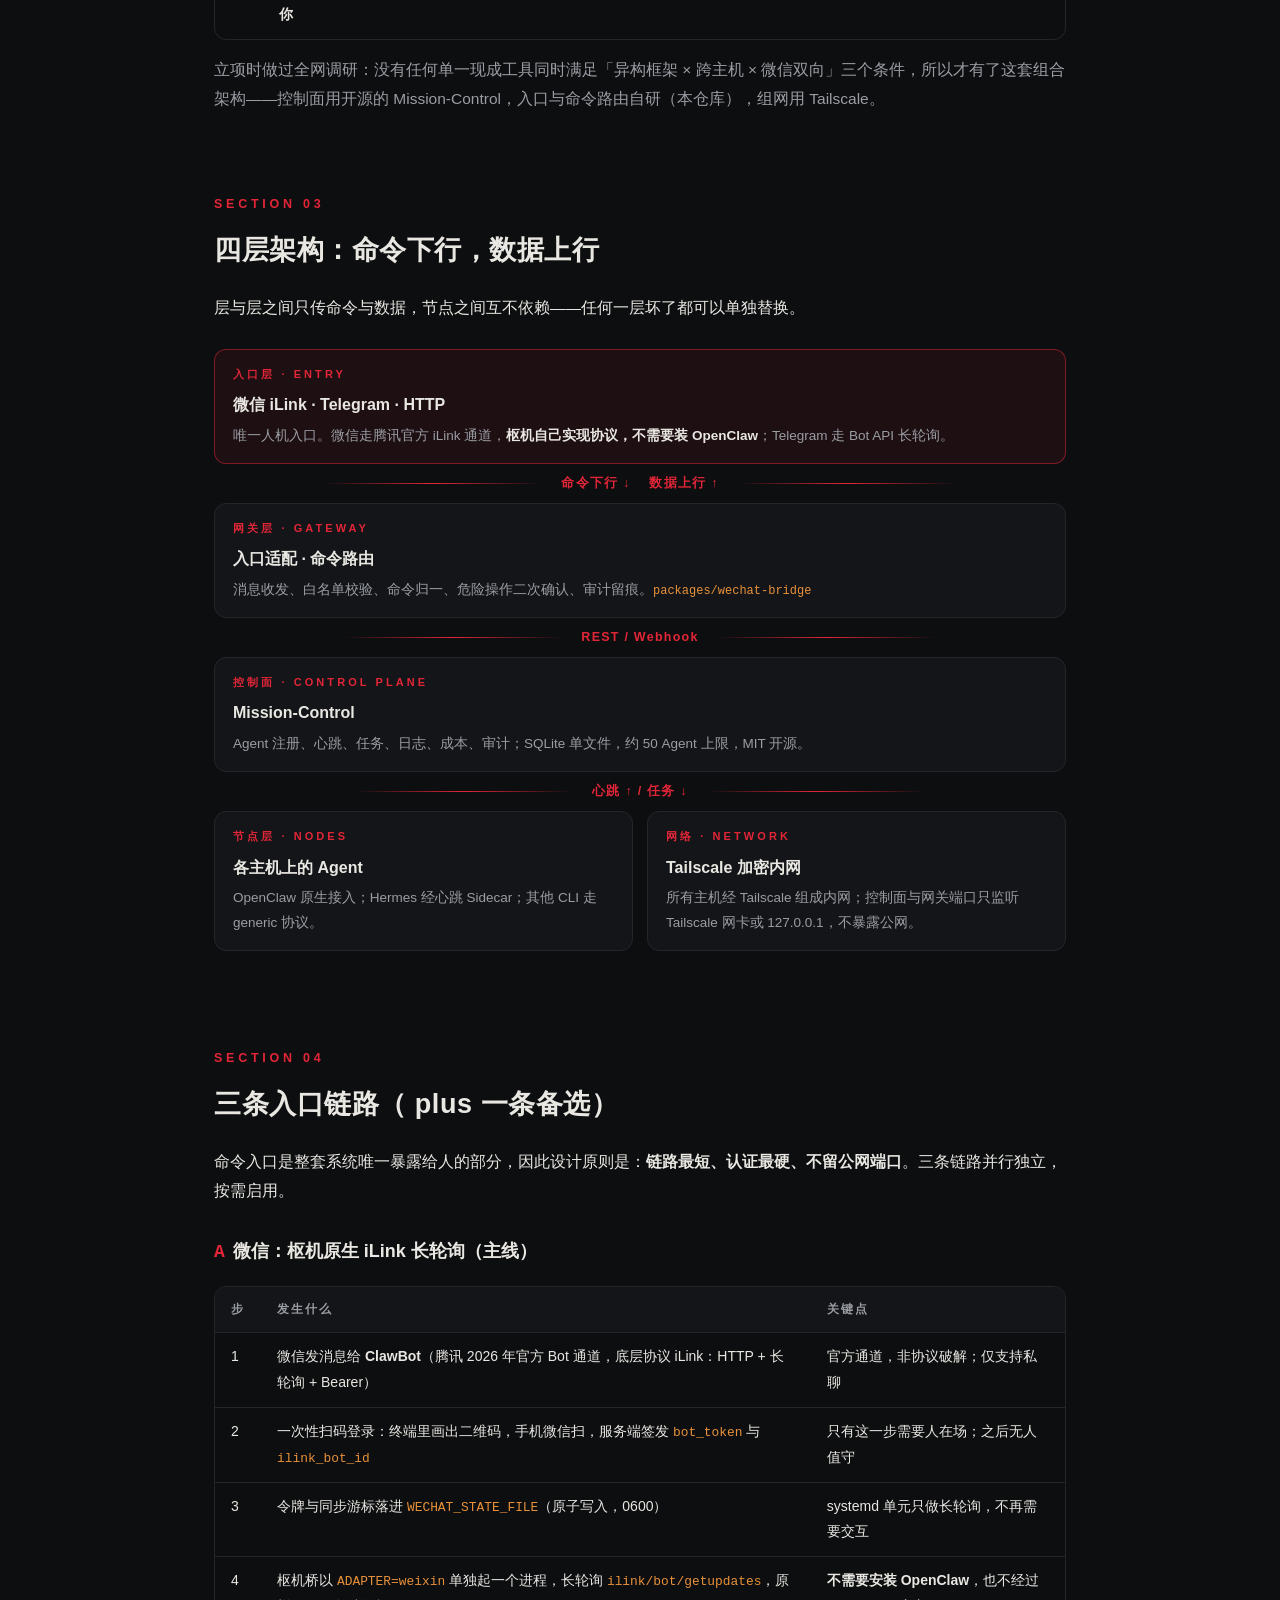
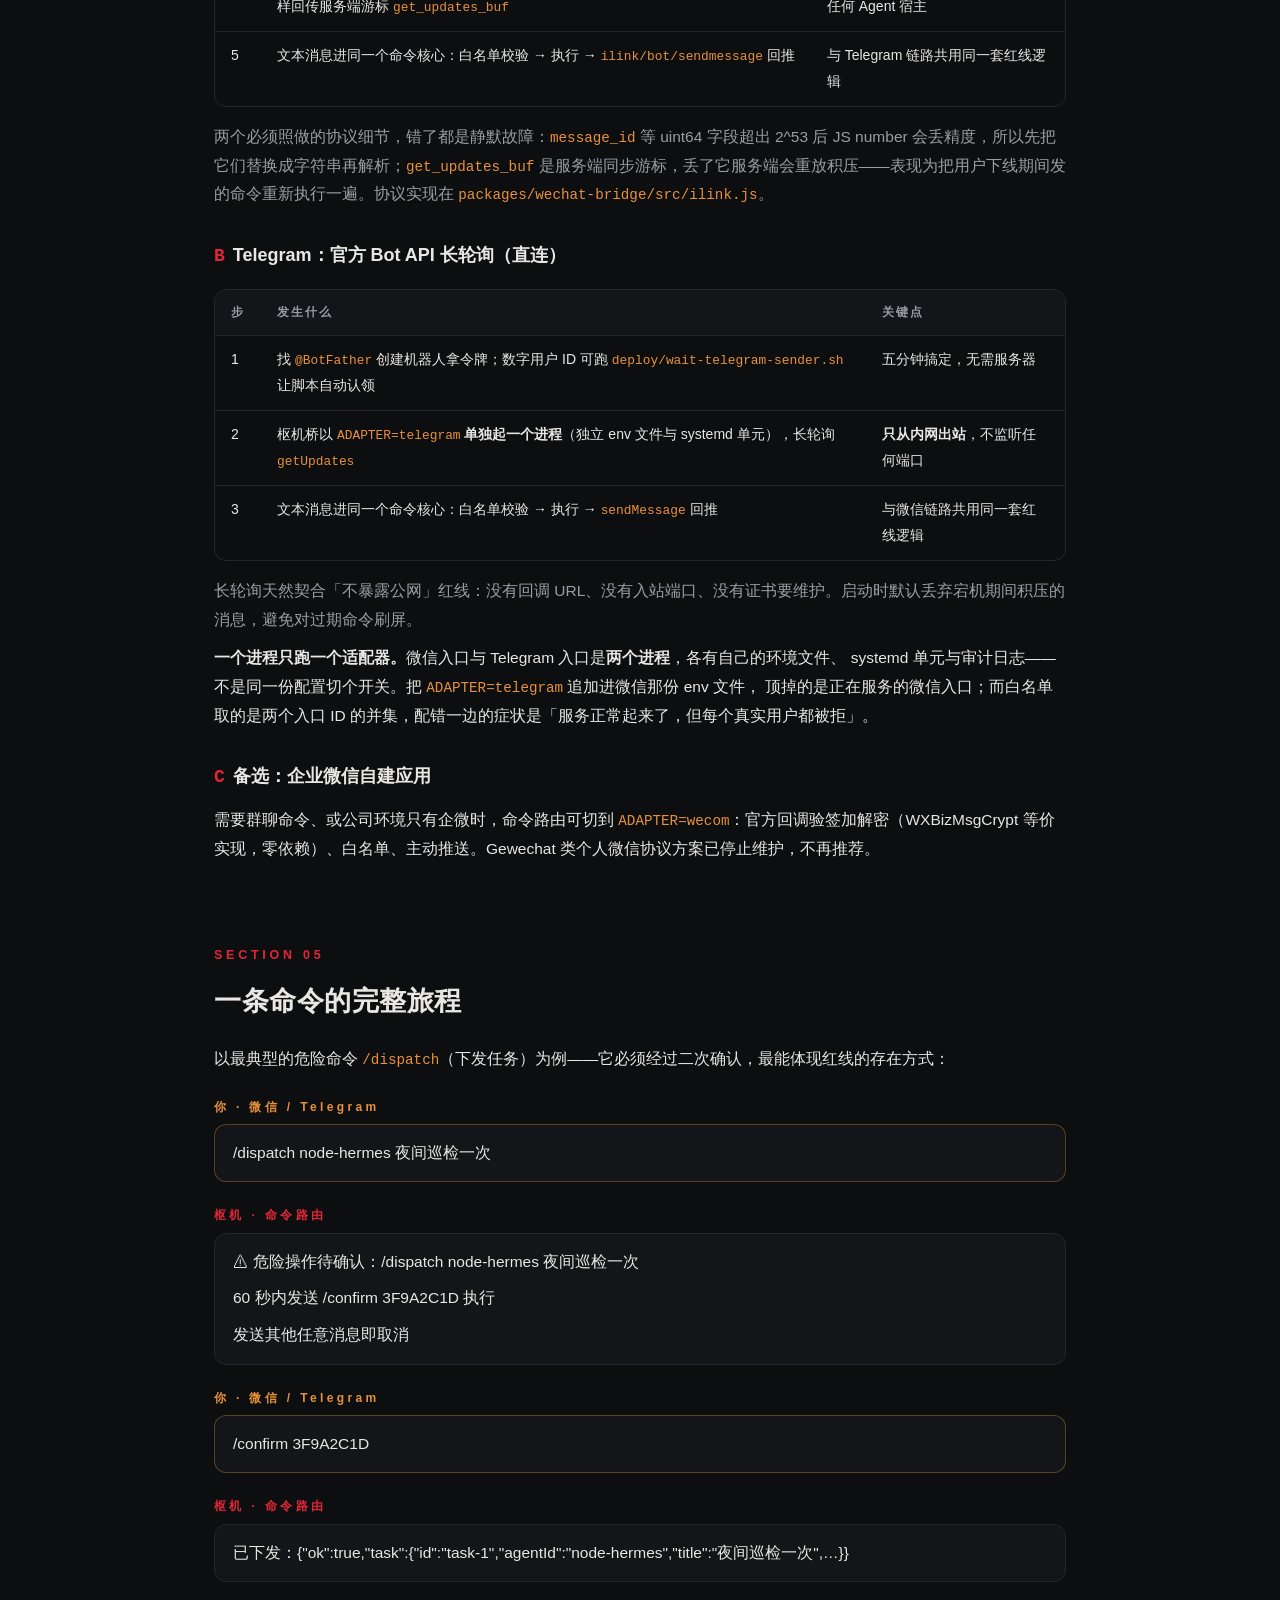
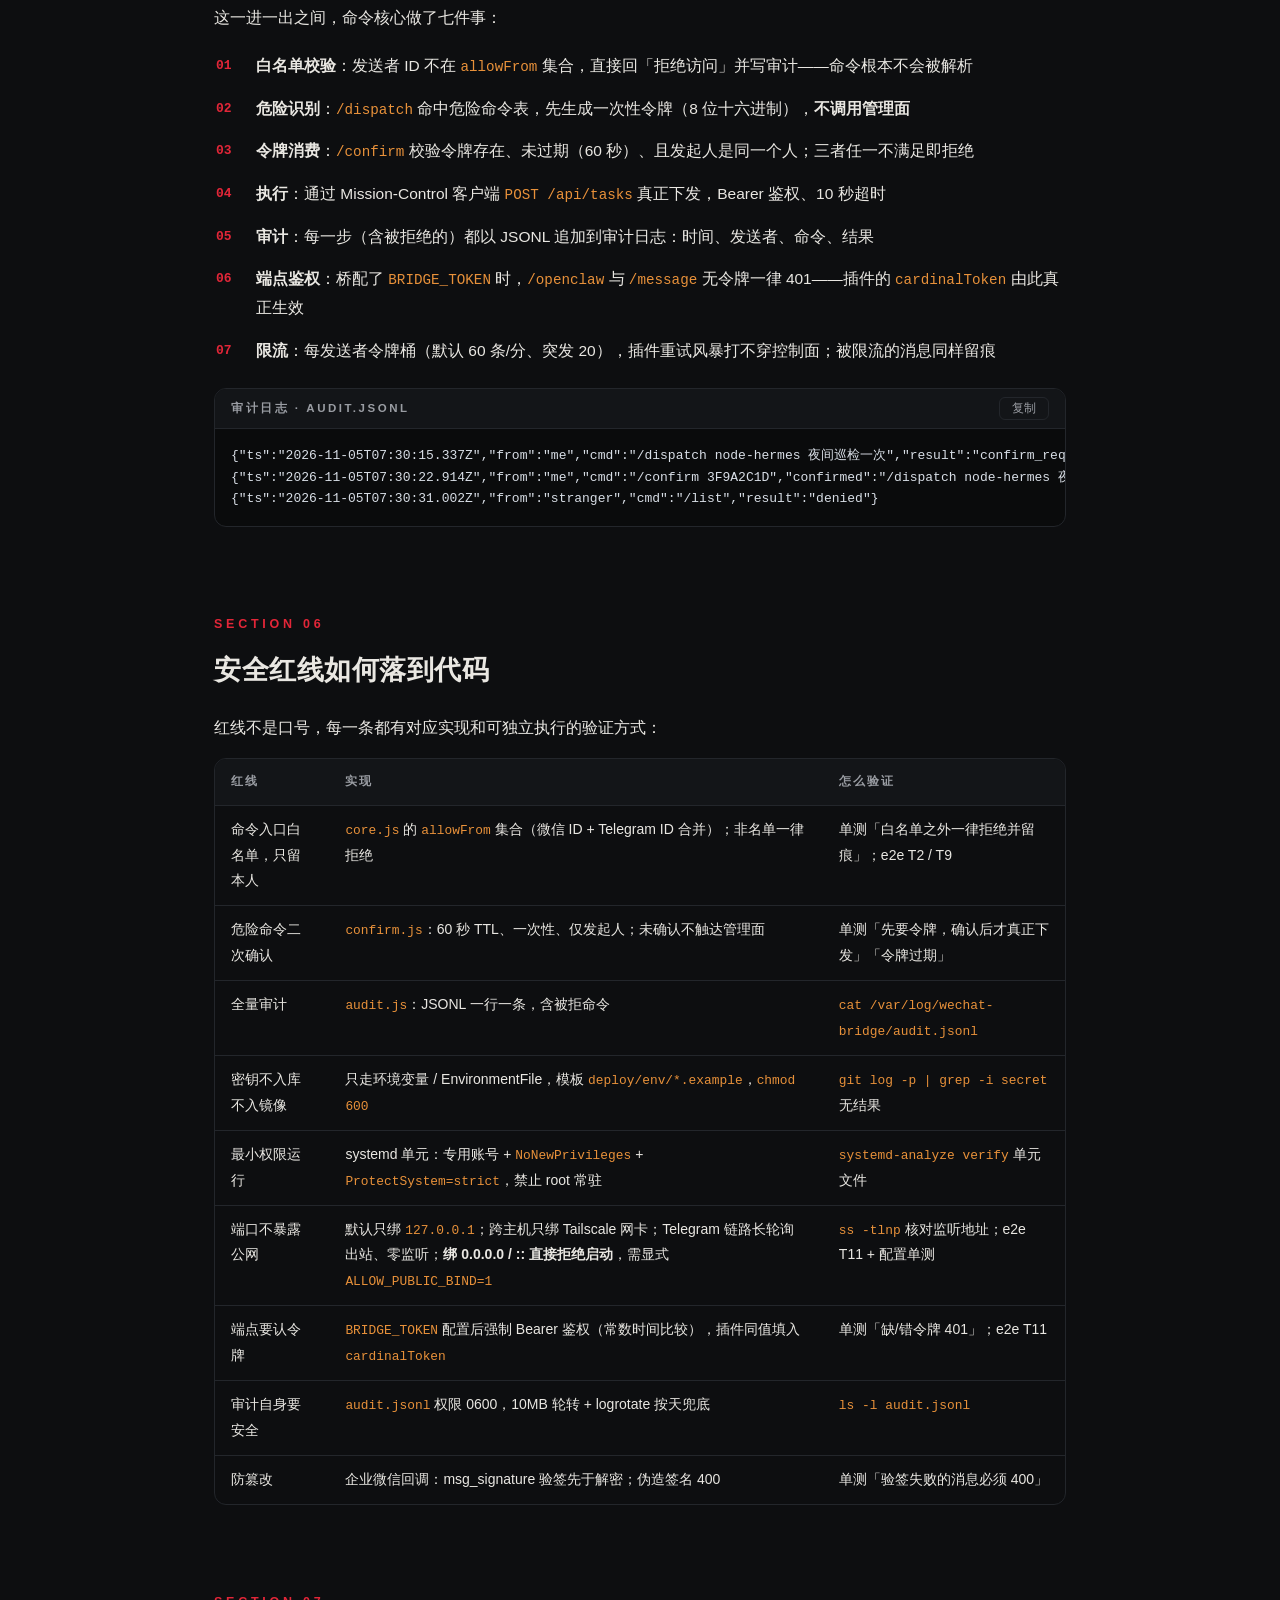
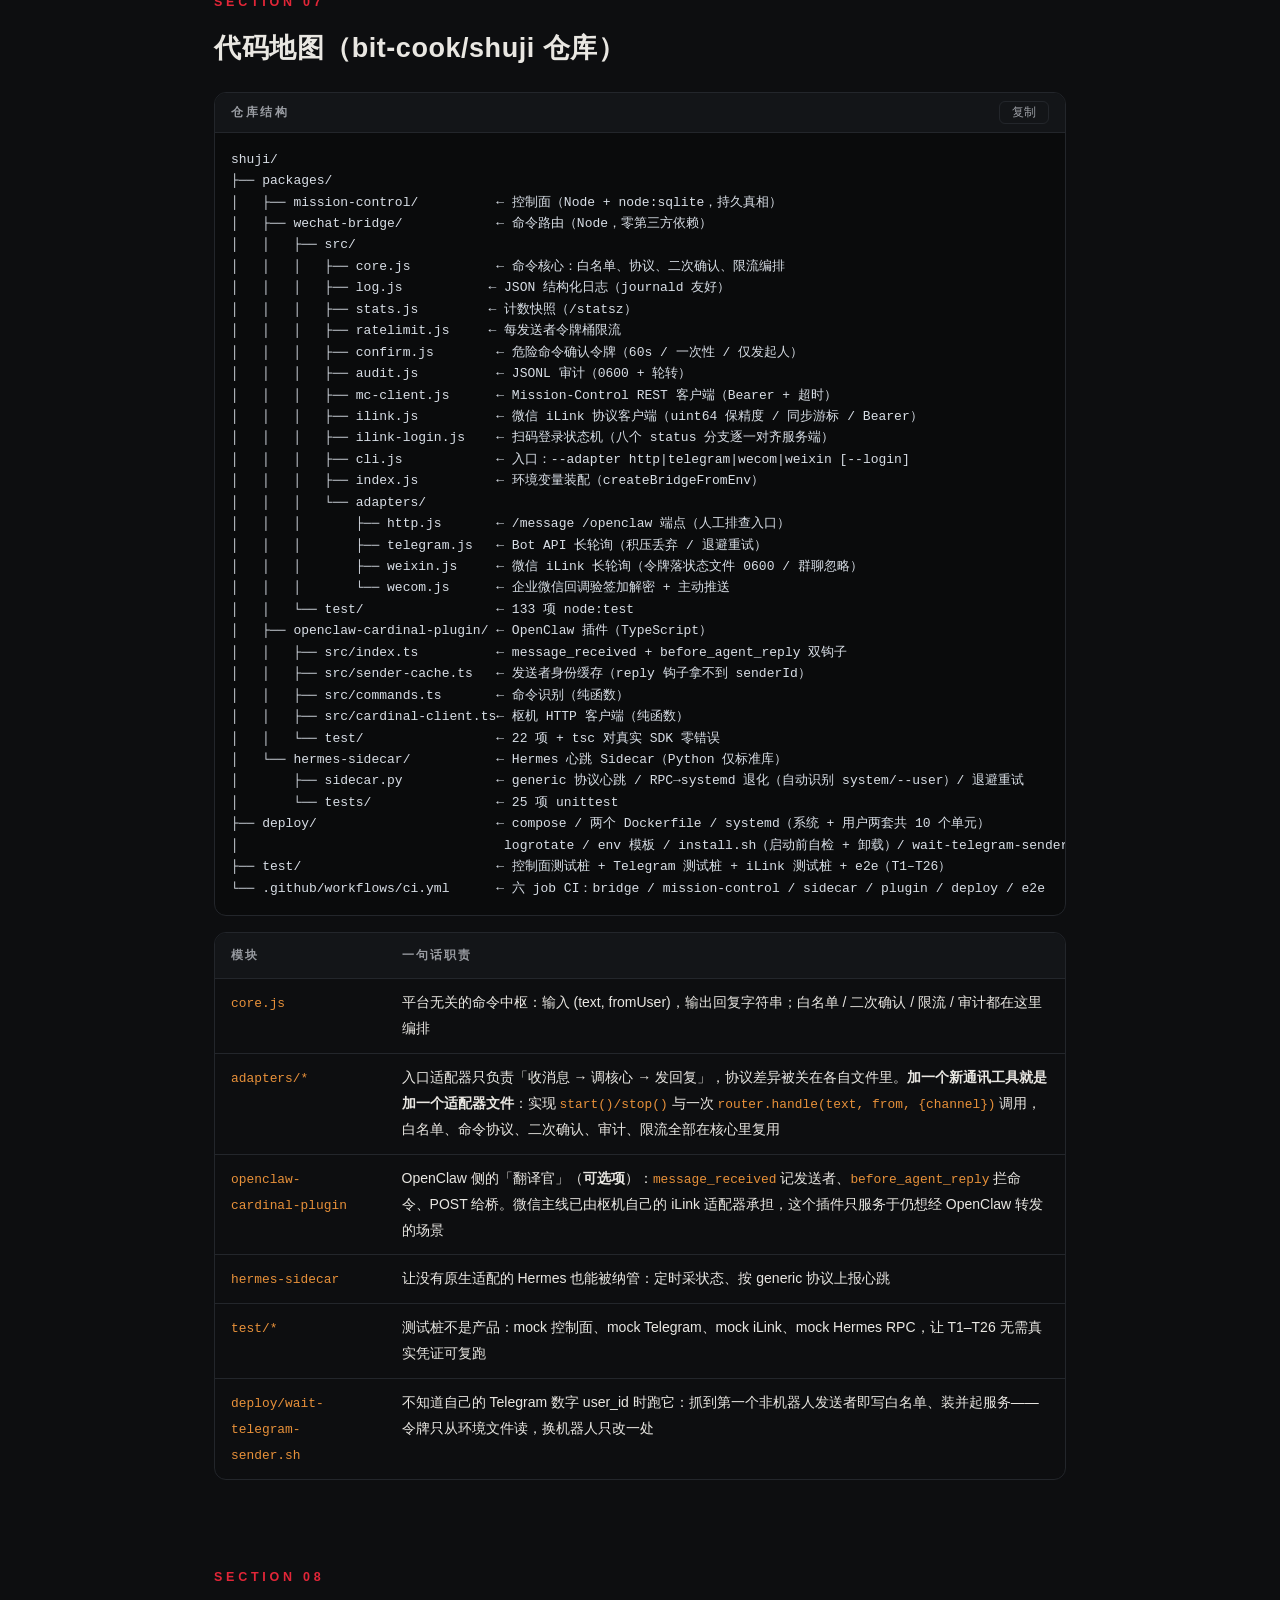
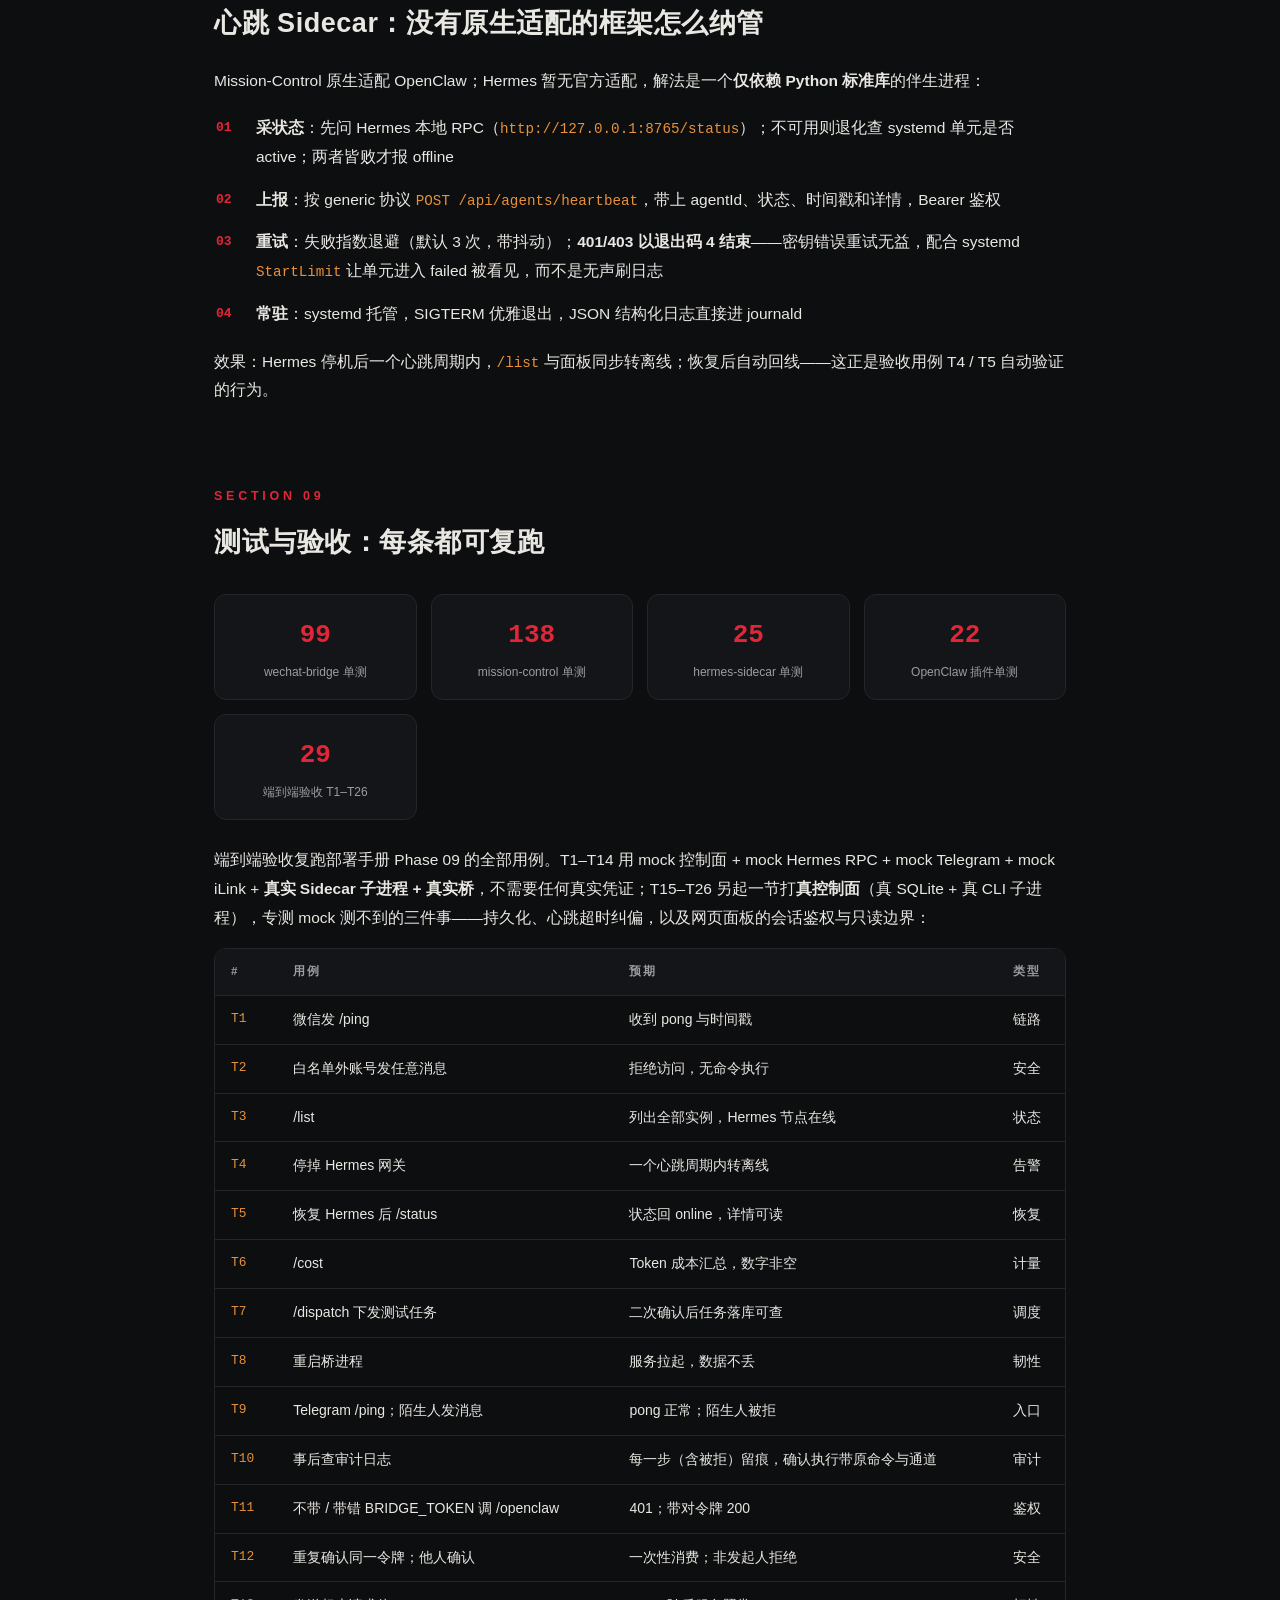
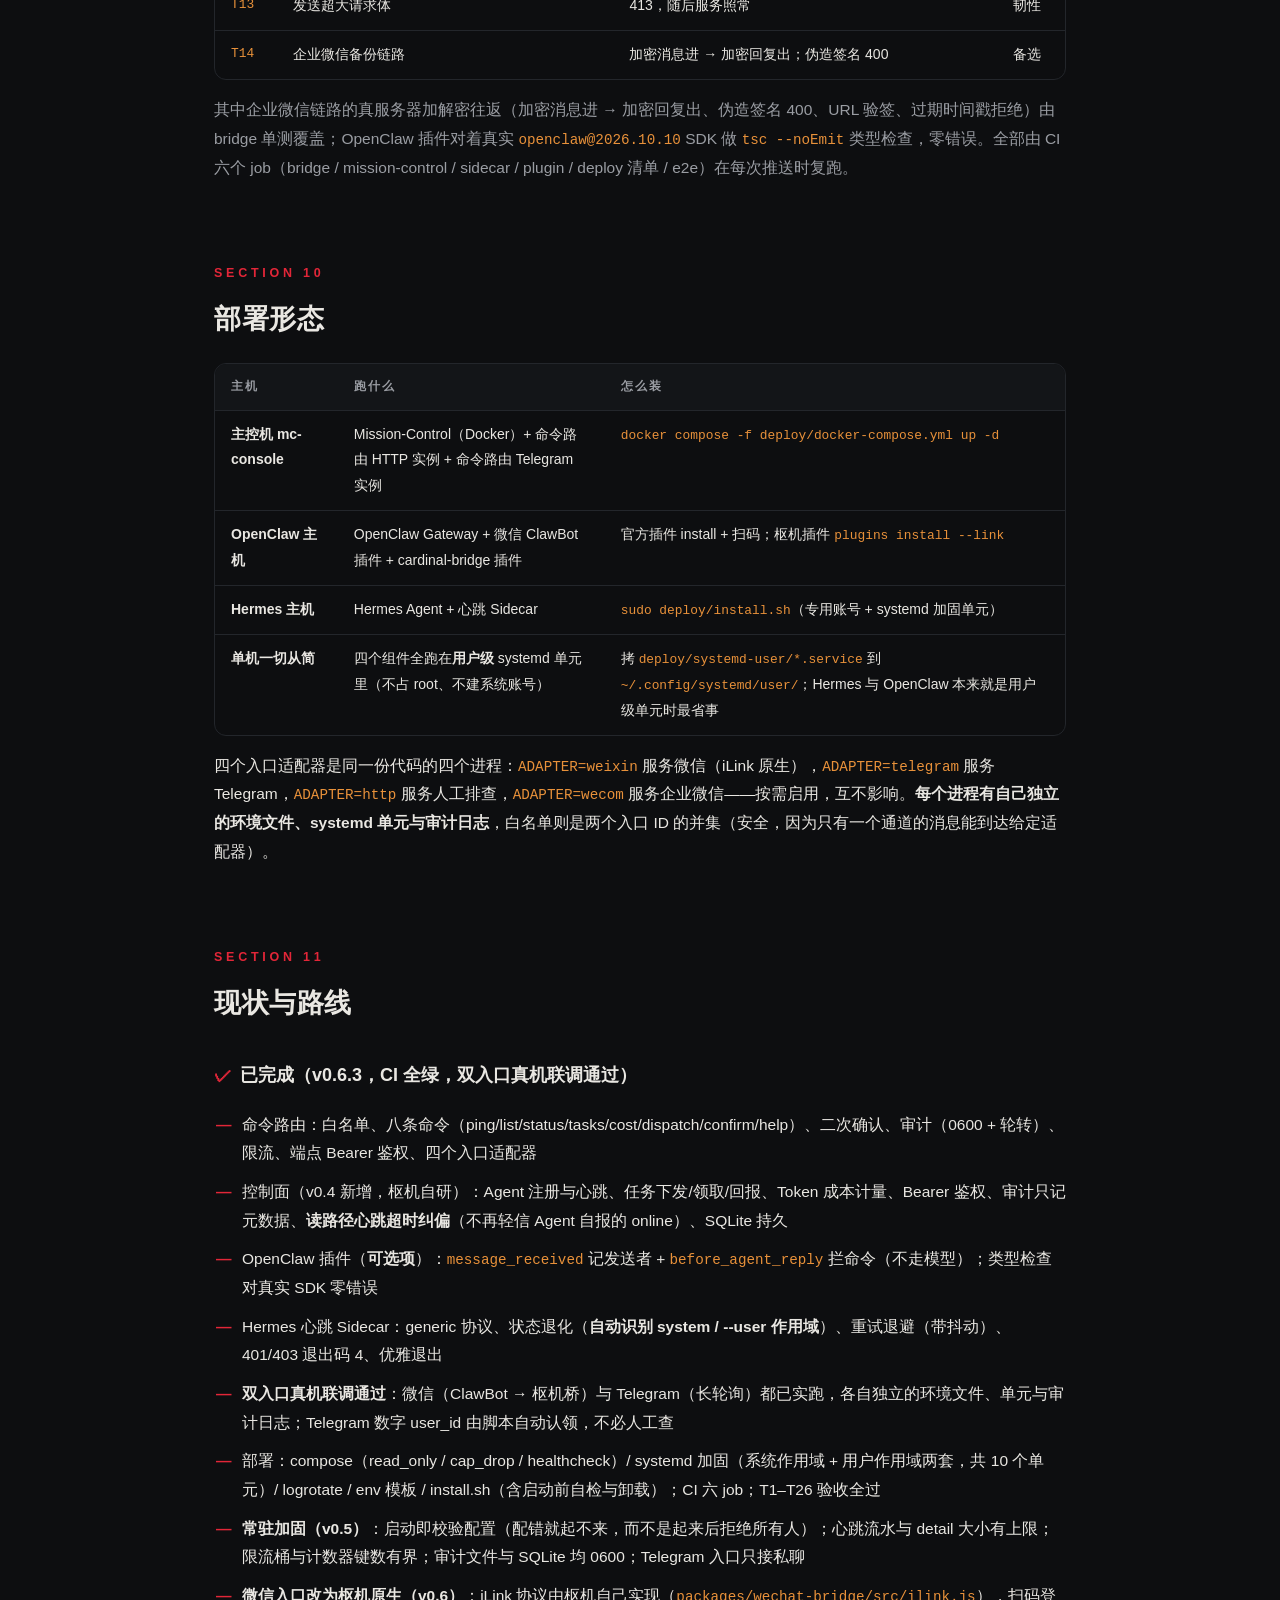
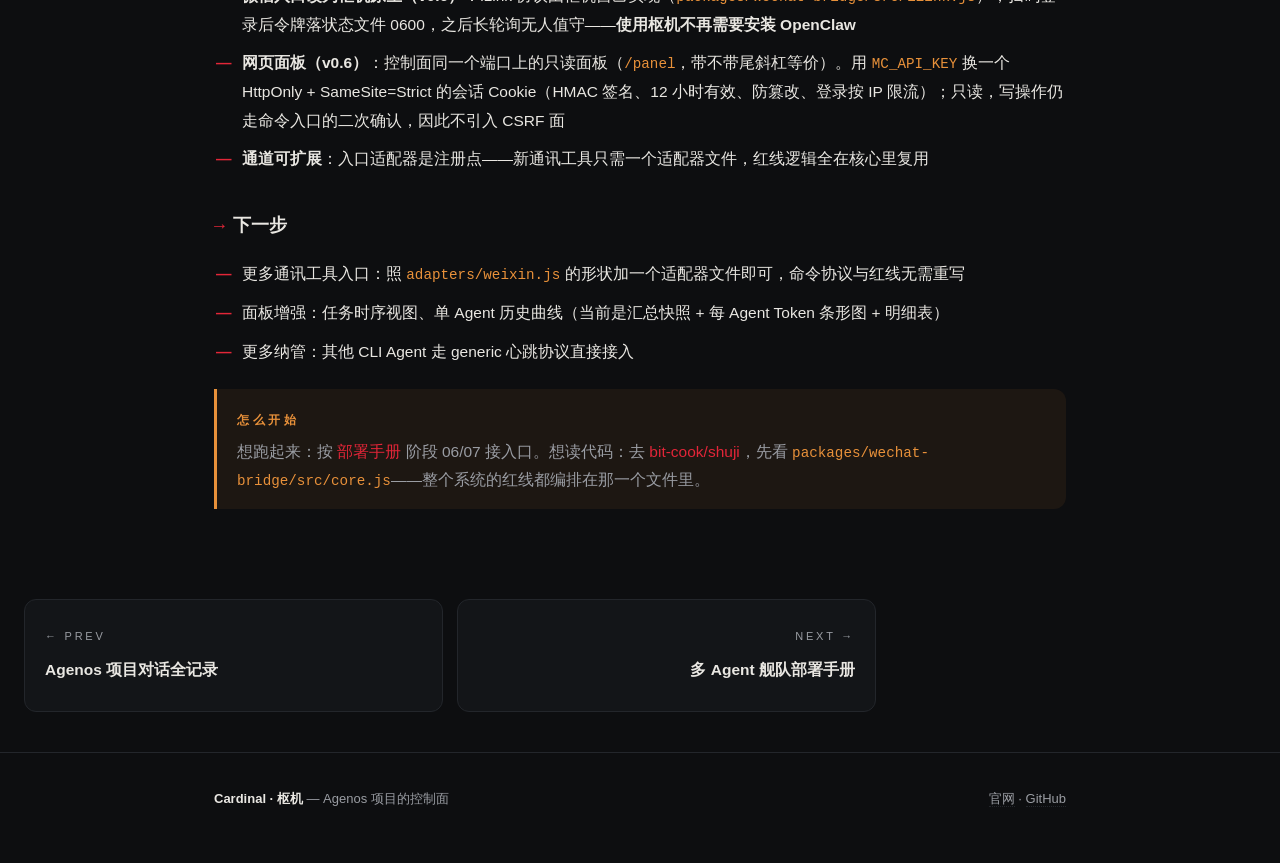
<file: docs/explained.html>
<!doctype html>
<html lang="zh-CN">
<head>
<meta charset="utf-8">
<meta name="viewport" content="width=device-width, initial-scale=1">
<title>枢机项目详解 — Cardinal · 枢机</title>
<meta name="description" content="枢机（Cardinal）项目详解：一句话定位、四层架构、微信 ClawBot 与 Telegram 两条入口链路、一条命令的完整旅程、安全红线如何落地、代码地图、测试验收与部署形态。">
<link rel="icon" type="image/svg+xml" href="../favicon.svg">
<link rel="stylesheet" href="docs.css">
<style>
/* 流程图 */
.flow{margin:26px 0;display:flex;flex-direction:column;gap:0}
.frow{display:flex;gap:14px;align-items:stretch;flex-wrap:wrap}
.fbox{flex:1;min-width:200px;border:1px solid var(--line);border-radius:12px;background:var(--bg2);padding:14px 18px}
.fbox .r{font-size:11px;letter-spacing:.28em;color:var(--red);font-weight:800;text-transform:uppercase}
.fbox h4{font-size:16px;font-weight:800;margin:6px 0 4px}
.fbox p{font-size:13.5px;color:var(--muted);margin:0}
.fbox .mono{font-size:12px}
.farrow{display:flex;align-items:center;justify-content:center;gap:18px;padding:8px 0;color:var(--red);font-size:12.5px;font-weight:700;letter-spacing:.1em}
.farrow .ln{flex:1;max-width:220px;height:1px;background:linear-gradient(90deg,transparent,var(--red),transparent)}
.fbox.hot{border-color:rgba(226,38,56,.5);background:var(--red-soft)}
.tree{font-family:Consolas,"Courier New",monospace;font-size:13px;line-height:1.8;color:#D8DEE6;white-space:pre;overflow-x:auto}
.kpi{display:grid;grid-template-columns:repeat(4,1fr);gap:14px;margin:26px 0}
.kpi .k{border:1px solid var(--line);border-radius:12px;background:var(--bg2);padding:16px 18px;text-align:center}
.kpi .n{font-size:26px;font-weight:900;color:var(--red);font-family:Consolas,monospace}
.kpi .l{font-size:12px;color:var(--muted);margin-top:2px}
@media (max-width:760px){.kpi{grid-template-columns:1fr 1fr}}
</style>
</head>
<body>

<nav class="nav">
  <div class="bar">
    <a class="brand" href="../index.html"><img src="../favicon.svg" alt="">Cardinal<span class="zh">枢机</span></a>
    <span class="crumb">/ 文档 / <b>项目详解</b></span>
    <span class="sp"></span>
    <a class="item" href="index.html">文档中心</a>
    <a class="item" href="handover.html">交接文档</a>
    <a class="item" href="runbook.html">部署手册</a>
    <a class="item" href="record.html">对话全记录</a>
    <a class="item on" href="explained.html">项目详解</a>
  </div>
</nav>

<header class="hero wrap">
  <p class="kicker">Deep Dive · 04</p>
  <h1>枢机是什么，怎么运转</h1>
  <p class="sub">一页讲清整个项目：它解决什么问题、四层架构如何分层、微信与 Telegram 两条入口链路怎么走、一条命令从发出到执行的完整旅程、安全红线如何落到代码、仓库里每个文件是干什么的、以及它现在的完成度。</p>
  <div class="toc">
    <a href="#s01">01 一句话定位</a><a href="#s02">02 解决什么问题</a><a href="#s03">03 四层架构</a><a href="#s04">04 两条入口链路</a><a href="#s05">05 一条命令的旅程</a><a href="#s06">06 安全红线落地</a><a href="#s07">07 代码地图</a><a href="#s08">08 心跳 Sidecar</a><a href="#s09">09 测试与验收</a><a href="#s10">10 部署形态</a><a href="#s11">11 现状与路线</a>
  </div>
</header>

<main class="wrap">

<section id="s01">
  <p class="phno">Section 01</p>
  <h2>一句话定位</h2>
  <div class="concl">
    <p class="lab">定位</p>
    <p><b>枢机（Cardinal）是个人 Agent 世界的控制面。</b>把散落在多台主机、异构框架（OpenClaw / Hermes / 任意 CLI）上的 Agent 收进一个控制点：你在微信或 Telegram 发一条文本命令，命令沿「入口 → 网关 → 控制面 → 节点」四层架构下行到具体主机执行；Agent 的状态、心跳、任务与成本数据沿原路上行汇入一个面板。<b>万事，系于此枢。</b></p>
  </div>
  <p>它不是又一个 Agent 框架，而是<b>框架之上的一层</b>：统一纳管、统一命令、统一审计。项目代号 <b>Agenos</b>（Agent + OS），控制面品牌 <b>Cardinal</b>——中文「枢机」（户枢 + 弩机）与拉丁语 <span class="mono">cardo</span>（门轴）是词源上的双胞胎：门轴 → 关键 → 枢机 ＝ Cardinal。</p>
  <div class="kpi">
    <div class="k"><div class="n">4</div><div class="l">架构层数</div></div>
    <div class="k"><div class="n">2+1</div><div class="l">命令入口（微信 / Telegram / 企微信备选）</div></div>
    <div class="k"><div class="n">6+2</div><div class="l">命令协议（6 条 + confirm/help）</div></div>
    <div class="k"><div class="n">346</div><div class="l">自动化测试（133+138+25+22 单测 + 29 项 e2e）</div></div>
  </div>
</section>

<section id="s02">
  <p class="phno">Section 02</p>
  <h2>解决什么问题</h2>
  <p>当你拥有不止一台主机、不止一种 Agent 框架时，会出现三个「散」：<b>实例散</b>（这台机器跑着 OpenClaw，那台跑着 Hermes）、<b>入口散</b>（每个框架一个控制台）、<b>账目散</b>（Token 花在哪、任务跑到哪，没有一处看得全。枢机把三个「散」收成三个「一切」：</p>
  <div class="tw"><table>
    <tr><th>#</th><th>原则</th><th>含义</th></tr>
    <tr><td><b>01</b></td><td><b>一切汇于此</b></td><td>多主机、异构框架统一注册：OpenClaw 原生接入，Hermes 经心跳 Sidecar 上报，其他 CLI 走 generic。注册、心跳、任务、成本、审计，一个面板。</td></tr>
    <tr><td><b>02</b></td><td><b>一切令由此出</b></td><td>微信 / Telegram 发一条文本 → 命令路由归一 → 控制面 REST → 节点执行。危险命令二次确认后才放行。</td></tr>
    <tr><td><b>03</b></td><td><b>一切只为你</b></td><td>唯一管理员，唯一主宰。命令入口白名单只接受你本人；其他人发任何消息，一律拒绝并留痕。</td></tr>
  </table></div>
  <p class="dim">立项时做过全网调研：没有任何单一现成工具同时满足「异构框架 × 跨主机 × 微信双向」三个条件，所以才有了这套组合架构——控制面用开源的 Mission-Control，入口与命令路由自研（本仓库），组网用 Tailscale。</p>
</section>

<section id="s03">
  <p class="phno">Section 03</p>
  <h2>四层架构：命令下行，数据上行</h2>
  <p>层与层之间只传命令与数据，节点之间互不依赖——任何一层坏了都可以单独替换。</p>
  <div class="flow">
    <div class="frow">
      <div class="fbox hot"><p class="r">入口层 · Entry</p><h4>微信 iLink · Telegram · HTTP</h4><p>唯一人机入口。微信走腾讯官方 iLink 通道，<b>枢机自己实现协议，不需要装 OpenClaw</b>；Telegram 走 Bot API 长轮询。</p></div>
    </div>
    <div class="farrow"><span class="ln"></span>命令下行 ↓&nbsp;&nbsp;&nbsp;&nbsp;数据上行 ↑<span class="ln"></span></div>
    <div class="frow">
      <div class="fbox"><p class="r">网关层 · Gateway</p><h4>入口适配 · 命令路由</h4><p>消息收发、白名单校验、命令归一、危险操作二次确认、审计留痕。<span class="mono">packages/wechat-bridge</span></p></div>
    </div>
    <div class="farrow"><span class="ln"></span>REST / Webhook<span class="ln"></span></div>
    <div class="frow">
      <div class="fbox"><p class="r">控制面 · Control Plane</p><h4>Mission-Control</h4><p>Agent 注册、心跳、任务、日志、成本、审计；SQLite 单文件，约 50 Agent 上限，MIT 开源。</p></div>
    </div>
    <div class="farrow"><span class="ln"></span>心跳 ↑ / 任务 ↓<span class="ln"></span></div>
    <div class="frow">
      <div class="fbox"><p class="r">节点层 · Nodes</p><h4>各主机上的 Agent</h4><p>OpenClaw 原生接入；Hermes 经心跳 Sidecar；其他 CLI 走 generic 协议。</p></div>
      <div class="fbox"><p class="r">网络 · Network</p><h4>Tailscale 加密内网</h4><p>所有主机经 Tailscale 组成内网；控制面与网关端口只监听 Tailscale 网卡或 127.0.0.1，不暴露公网。</p></div>
    </div>
  </div>
</section>

<section id="s04">
  <p class="phno">Section 04</p>
  <h2>三条入口链路（ plus 一条备选）</h2>
  <p>命令入口是整套系统唯一暴露给人的部分，因此设计原则是：<b>链路最短、认证最硬、不留公网端口</b>。三条链路并行独立，按需启用。</p>

  <h3><span class="idx">A</span>微信：枢机原生 iLink 长轮询（主线）</h3>
  <div class="tw"><table>
    <tr><th>步</th><th>发生什么</th><th>关键点</th></tr>
    <tr><td>1</td><td>微信发消息给 <b>ClawBot</b>（腾讯 2026 年官方 Bot 通道，底层协议 iLink：HTTP + 长轮询 + Bearer）</td><td>官方通道，非协议破解；仅支持私聊</td></tr>
    <tr><td>2</td><td>一次性扫码登录：终端里画出二维码，手机微信扫，服务端签发 <span class="mono">bot_token</span> 与 <span class="mono">ilink_bot_id</span></td><td>只有这一步需要人在场；之后无人值守</td></tr>
    <tr><td>3</td><td>令牌与同步游标落进 <span class="mono">WECHAT_STATE_FILE</span>（原子写入，0600）</td><td>systemd 单元只做长轮询，不再需要交互</td></tr>
    <tr><td>4</td><td>枢机桥以 <span class="mono">ADAPTER=weixin</span> 单独起一个进程，长轮询 <span class="mono">ilink/bot/getupdates</span>，原样回传服务端游标 <span class="mono">get_updates_buf</span></td><td><b>不需要安装 OpenClaw</b>，也不经过任何 Agent 宿主</td></tr>
    <tr><td>5</td><td>文本消息进同一个命令核心：白名单校验 → 执行 → <span class="mono">ilink/bot/sendmessage</span> 回推</td><td>与 Telegram 链路共用同一套红线逻辑</td></tr>
  </table></div>
  <p class="dim">两个必须照做的协议细节，错了都是静默故障：<span class="mono">message_id</span> 等 uint64 字段超出 2^53 后 JS number 会丢精度，所以先把它们替换成字符串再解析；<span class="mono">get_updates_buf</span> 是服务端同步游标，丢了它服务端会重放积压——表现为把用户下线期间发的命令重新执行一遍。协议实现在 <span class="mono">packages/wechat-bridge/src/ilink.js</span>。</p>

  <h3><span class="idx">B</span>Telegram：官方 Bot API 长轮询（直连）</h3>
  <div class="tw"><table>
    <tr><th>步</th><th>发生什么</th><th>关键点</th></tr>
    <tr><td>1</td><td>找 <span class="mono">@BotFather</span> 创建机器人拿令牌；数字用户 ID 可跑 <span class="mono">deploy/wait-telegram-sender.sh</span> 让脚本自动认领</td><td>五分钟搞定，无需服务器</td></tr>
    <tr><td>2</td><td>枢机桥以 <span class="mono">ADAPTER=telegram</span> <b>单独起一个进程</b>（独立 env 文件与 systemd 单元），长轮询 <span class="mono">getUpdates</span></td><td><b>只从内网出站</b>，不监听任何端口</td></tr>
    <tr><td>3</td><td>文本消息进同一个命令核心：白名单校验 → 执行 → <span class="mono">sendMessage</span> 回推</td><td>与微信链路共用同一套红线逻辑</td></tr>
  </table></div>
  <p class="dim">长轮询天然契合「不暴露公网」红线：没有回调 URL、没有入站端口、没有证书要维护。启动时默认丢弃宕机期间积压的消息，避免对过期命令刷屏。</p>
  <div class="callout warn"><b>一个进程只跑一个适配器。</b>微信入口与 Telegram 入口是<b>两个进程</b>，各有自己的环境文件、
  systemd 单元与审计日志——不是同一份配置切个开关。把 <span class="mono">ADAPTER=telegram</span> 追加进微信那份 env 文件，
  顶掉的是正在服务的微信入口；而白名单取的是两个入口 ID 的并集，配错一边的症状是「服务正常起来了，但每个真实用户都被拒」。</div>

  <h3><span class="idx">C</span>备选：企业微信自建应用</h3>
  <p>需要群聊命令、或公司环境只有企微时，命令路由可切到 <span class="mono">ADAPTER=wecom</span>：官方回调验签加解密（WXBizMsgCrypt 等价实现，零依赖）、白名单、主动推送。Gewechat 类个人微信协议方案已停止维护，不再推荐。</p>
</section>

<section id="s05">
  <p class="phno">Section 05</p>
  <h2>一条命令的完整旅程</h2>
  <p>以最典型的危险命令 <span class="mono">/dispatch</span>（下发任务）为例——它必须经过二次确认，最能体现红线的存在方式：</p>
  <div class="msg user"><p class="who user">你 · 微信 / Telegram</p><div class="bubble"><p>/dispatch node-hermes 夜间巡检一次</p></div></div>
  <div class="msg bot"><p class="who bot">枢机 · 命令路由</p><div class="bubble">
    <p>⚠ 危险操作待确认：/dispatch node-hermes 夜间巡检一次</p>
    <p>60 秒内发送 /confirm 3F9A2C1D 执行</p>
    <p>发送其他任意消息即取消</p>
  </div></div>
  <div class="msg user"><p class="who user">你 · 微信 / Telegram</p><div class="bubble"><p>/confirm 3F9A2C1D</p></div></div>
  <div class="msg bot"><p class="who bot">枢机 · 命令路由</p><div class="bubble"><p>已下发：{"ok":true,"task":{"id":"task-1","agentId":"node-hermes","title":"夜间巡检一次",…}}</p></div></div>
  <p>这一进一出之间，命令核心做了七件事：</p>
  <ol class="steps">
    <li><b>白名单校验</b>：发送者 ID 不在 <span class="mono">allowFrom</span> 集合，直接回「拒绝访问」并写审计——命令根本不会被解析</li>
    <li><b>危险识别</b>：<span class="mono">/dispatch</span> 命中危险命令表，先生成一次性令牌（8 位十六进制），<b>不调用管理面</b></li>
    <li><b>令牌消费</b>：<span class="mono">/confirm</span> 校验令牌存在、未过期（60 秒）、且发起人是同一个人；三者任一不满足即拒绝</li>
    <li><b>执行</b>：通过 Mission-Control 客户端 <span class="mono">POST /api/tasks</span> 真正下发，Bearer 鉴权、10 秒超时</li>
    <li><b>审计</b>：每一步（含被拒绝的）都以 JSONL 追加到审计日志：时间、发送者、命令、结果</li>
    <li><b>端点鉴权</b>：桥配了 <span class="mono">BRIDGE_TOKEN</span> 时，<span class="mono">/openclaw</span> 与 <span class="mono">/message</span> 无令牌一律 401——插件的 <span class="mono">cardinalToken</span> 由此真正生效</li>
    <li><b>限流</b>：每发送者令牌桶（默认 60 条/分、突发 20），插件重试风暴打不穿控制面；被限流的消息同样留痕</li>
  </ol>
  <div class="code"><header><span class="lang">审计日志 · audit.jsonl</span><button class="copybtn">复制</button></header><pre>{"ts":"2026-11-05T07:30:15.337Z","from":"me","cmd":"/dispatch node-hermes 夜间巡检一次","result":"confirm_required"}
{"ts":"2026-11-05T07:30:22.914Z","from":"me","cmd":"/confirm 3F9A2C1D","confirmed":"/dispatch node-hermes 夜间巡检一次","result":"ok"}
{"ts":"2026-11-05T07:30:31.002Z","from":"stranger","cmd":"/list","result":"denied"}</pre></div>
</section>

<section id="s06">
  <p class="phno">Section 06</p>
  <h2>安全红线如何落到代码</h2>
  <p>红线不是口号，每一条都有对应实现和可独立执行的验证方式：</p>
  <div class="tw"><table>
    <tr><th>红线</th><th>实现</th><th>怎么验证</th></tr>
    <tr><td>命令入口白名单，只留本人</td><td><span class="mono">core.js</span> 的 <span class="mono">allowFrom</span> 集合（微信 ID + Telegram ID 合并）；非名单一律拒绝</td><td>单测「白名单之外一律拒绝并留痕」；e2e T2 / T9</td></tr>
    <tr><td>危险命令二次确认</td><td><span class="mono">confirm.js</span>：60 秒 TTL、一次性、仅发起人；未确认不触达管理面</td><td>单测「先要令牌，确认后才真正下发」「令牌过期」</td></tr>
    <tr><td>全量审计</td><td><span class="mono">audit.js</span>：JSONL 一行一条，含被拒命令</td><td><span class="mono">cat /var/log/wechat-bridge/audit.jsonl</span></td></tr>
    <tr><td>密钥不入库不入镜像</td><td>只走环境变量 / EnvironmentFile，模板 <span class="mono">deploy/env/*.example</span>，<span class="mono">chmod 600</span></td><td><span class="mono">git log -p | grep -i secret</span> 无结果</td></tr>
    <tr><td>最小权限运行</td><td>systemd 单元：专用账号 + <span class="mono">NoNewPrivileges</span> + <span class="mono">ProtectSystem=strict</span>，禁止 root 常驻</td><td><span class="mono">systemd-analyze verify</span> 单元文件</td></tr>
    <tr><td>端口不暴露公网</td><td>默认只绑 <span class="mono">127.0.0.1</span>；跨主机只绑 Tailscale 网卡；Telegram 链路长轮询出站、零监听；<b>绑 0.0.0.0 / :: 直接拒绝启动</b>，需显式 <span class="mono">ALLOW_PUBLIC_BIND=1</span></td><td><span class="mono">ss -tlnp</span> 核对监听地址；e2e T11 + 配置单测</td></tr>
    <tr><td>端点要认令牌</td><td><span class="mono">BRIDGE_TOKEN</span> 配置后强制 Bearer 鉴权（常数时间比较），插件同值填入 <span class="mono">cardinalToken</span></td><td>单测「缺/错令牌 401」；e2e T11</td></tr>
    <tr><td>审计自身要安全</td><td><span class="mono">audit.jsonl</span> 权限 0600，10MB 轮转 + logrotate 按天兜底</td><td><span class="mono">ls -l audit.jsonl</span></td></tr>
    <tr><td>防篡改</td><td>企业微信回调：msg_signature 验签先于解密；伪造签名 400</td><td>单测「验签失败的消息必须 400」</td></tr>
  </table></div>
</section>

<section id="s07">
  <p class="phno">Section 07</p>
  <h2>代码地图（bit-cook/shuji 仓库）</h2>
  <div class="code"><header><span class="lang">仓库结构</span><button class="copybtn">复制</button></header><pre class="tree">shuji/
├── packages/
│   ├── mission-control/          ← 控制面（Node + node:sqlite，持久真相）
│   ├── wechat-bridge/            ← 命令路由（Node，零第三方依赖）
│   │   ├── src/
│   │   │   ├── core.js           ← 命令核心：白名单、协议、二次确认、限流编排
│   │   │   ├── log.js           ← JSON 结构化日志（journald 友好）
│   │   │   ├── stats.js         ← 计数快照（/statsz）
│   │   │   ├── ratelimit.js     ← 每发送者令牌桶限流
│   │   │   ├── confirm.js        ← 危险命令确认令牌（60s / 一次性 / 仅发起人）
│   │   │   ├── audit.js          ← JSONL 审计（0600 + 轮转）
│   │   │   ├── mc-client.js      ← Mission-Control REST 客户端（Bearer + 超时）
│   │   │   ├── ilink.js          ← 微信 iLink 协议客户端（uint64 保精度 / 同步游标 / Bearer）
│   │   │   ├── ilink-login.js    ← 扫码登录状态机（八个 status 分支逐一对齐服务端）
│   │   │   ├── cli.js            ← 入口：--adapter http|telegram|wecom|weixin [--login]
│   │   │   ├── index.js          ← 环境变量装配（createBridgeFromEnv）
│   │   │   └── adapters/
│   │   │       ├── http.js       ← /message /openclaw 端点（人工排查入口）
│   │   │       ├── telegram.js   ← Bot API 长轮询（积压丢弃 / 退避重试）
│   │   │       ├── weixin.js     ← 微信 iLink 长轮询（令牌落状态文件 0600 / 群聊忽略）
│   │   │       └── wecom.js      ← 企业微信回调验签加解密 + 主动推送
│   │   └── test/                 ← 133 项 node:test
│   ├── openclaw-cardinal-plugin/ ← OpenClaw 插件（TypeScript）
│   │   ├── src/index.ts          ← message_received + before_agent_reply 双钩子
│   │   ├── src/sender-cache.ts   ← 发送者身份缓存（reply 钩子拿不到 senderId）
│   │   ├── src/commands.ts       ← 命令识别（纯函数）
│   │   ├── src/cardinal-client.ts← 枢机 HTTP 客户端（纯函数）
│   │   └── test/                 ← 22 项 + tsc 对真实 SDK 零错误
│   └── hermes-sidecar/           ← Hermes 心跳 Sidecar（Python 仅标准库）
│       ├── sidecar.py            ← generic 协议心跳 / RPC→systemd 退化（自动识别 system/--user）/ 退避重试
│       └── tests/                ← 25 项 unittest
├── deploy/                       ← compose / 两个 Dockerfile / systemd（系统 + 用户两套共 10 个单元）
│                                  logrotate / env 模板 / install.sh（启动前自检 + 卸载）/ wait-telegram-sender.sh
├── test/                         ← 控制面测试桩 + Telegram 测试桩 + iLink 测试桩 + e2e（T1–T26）
└── .github/workflows/ci.yml      ← 六 job CI：bridge / mission-control / sidecar / plugin / deploy / e2e</pre></div>
  <div class="tw"><table>
    <tr><th>模块</th><th>一句话职责</th></tr>
    <tr><td><span class="mono">core.js</span></td><td>平台无关的命令中枢：输入 (text, fromUser)，输出回复字符串；白名单 / 二次确认 / 限流 / 审计都在这里编排</td></tr>
    <tr><td><span class="mono">adapters/*</span></td><td>入口适配器只负责「收消息 → 调核心 → 发回复」，协议差异被关在各自文件里。<b>加一个新通讯工具就是加一个适配器文件</b>：实现 <span class="mono">start()/stop()</span> 与一次 <span class="mono">router.handle(text, from, {channel})</span> 调用，白名单、命令协议、二次确认、审计、限流全部在核心里复用</td></tr>
    <tr><td><span class="mono">openclaw-cardinal-plugin</span></td><td>OpenClaw 侧的「翻译官」（<b>可选项</b>）：<span class="mono">message_received</span> 记发送者、<span class="mono">before_agent_reply</span> 拦命令、POST 给桥。微信主线已由枢机自己的 iLink 适配器承担，这个插件只服务于仍想经 OpenClaw 转发的场景</td></tr>
    <tr><td><span class="mono">hermes-sidecar</span></td><td>让没有原生适配的 Hermes 也能被纳管：定时采状态、按 generic 协议上报心跳</td></tr>
    <tr><td><span class="mono">test/*</span></td><td>测试桩不是产品：mock 控制面、mock Telegram、mock iLink、mock Hermes RPC，让 T1–T26 无需真实凭证可复跑</td></tr>
    <tr><td><span class="mono">deploy/wait-telegram-sender.sh</span></td><td>不知道自己的 Telegram 数字 user_id 时跑它：抓到第一个非机器人发送者即写白名单、装并起服务——令牌只从环境文件读，换机器人只改一处</td></tr>
  </table></div>
</section>

<section id="s08">
  <p class="phno">Section 08</p>
  <h2>心跳 Sidecar：没有原生适配的框架怎么纳管</h2>
  <p>Mission-Control 原生适配 OpenClaw；Hermes 暂无官方适配，解法是一个<b>仅依赖 Python 标准库</b>的伴生进程：</p>
  <ol class="steps">
    <li><b>采状态</b>：先问 Hermes 本地 RPC（<span class="mono">http://127.0.0.1:8765/status</span>）；不可用则退化查 systemd 单元是否 active；两者皆败才报 offline</li>
    <li><b>上报</b>：按 generic 协议 <span class="mono">POST /api/agents/heartbeat</span>，带上 agentId、状态、时间戳和详情，Bearer 鉴权</li>
    <li><b>重试</b>：失败指数退避（默认 3 次，带抖动）；<b>401/403 以退出码 4 结束</b>——密钥错误重试无益，配合 systemd <span class="mono">StartLimit</span> 让单元进入 failed 被看见，而不是无声刷日志</li>
    <li><b>常驻</b>：systemd 托管，SIGTERM 优雅退出，JSON 结构化日志直接进 journald</li>
  </ol>
  <p>效果：Hermes 停机后一个心跳周期内，<span class="mono">/list</span> 与面板同步转离线；恢复后自动回线——这正是验收用例 T4 / T5 自动验证的行为。</p>
</section>

<section id="s09">
  <p class="phno">Section 09</p>
  <h2>测试与验收：每条都可复跑</h2>
  <div class="kpi">
    <div class="k"><div class="n">99</div><div class="l">wechat-bridge 单测</div></div>
    <div class="k"><div class="n">138</div><div class="l">mission-control 单测</div></div>
    <div class="k"><div class="n">25</div><div class="l">hermes-sidecar 单测</div></div>
    <div class="k"><div class="n">22</div><div class="l">OpenClaw 插件单测</div></div>
    <div class="k"><div class="n">29</div><div class="l">端到端验收 T1–T26</div></div>
  </div>
  <p>端到端验收复跑部署手册 Phase 09 的全部用例。T1–T14 用 mock 控制面 + mock Hermes RPC + mock Telegram + mock iLink + <b>真实 Sidecar 子进程 + 真实桥</b>，不需要任何真实凭证；T15–T26 另起一节打<b>真控制面</b>（真 SQLite + 真 CLI 子进程），专测 mock 测不到的三件事——持久化、心跳超时纠偏，以及网页面板的会话鉴权与只读边界：</p>
  <div class="tw"><table>
    <tr><th>#</th><th>用例</th><th>预期</th><th>类型</th></tr>
    <tr><td class="mono">T1</td><td>微信发 /ping</td><td>收到 pong 与时间戳</td><td>链路</td></tr>
    <tr><td class="mono">T2</td><td>白名单外账号发任意消息</td><td>拒绝访问，无命令执行</td><td>安全</td></tr>
    <tr><td class="mono">T3</td><td>/list</td><td>列出全部实例，Hermes 节点在线</td><td>状态</td></tr>
    <tr><td class="mono">T4</td><td>停掉 Hermes 网关</td><td>一个心跳周期内转离线</td><td>告警</td></tr>
    <tr><td class="mono">T5</td><td>恢复 Hermes 后 /status</td><td>状态回 online，详情可读</td><td>恢复</td></tr>
    <tr><td class="mono">T6</td><td>/cost</td><td>Token 成本汇总，数字非空</td><td>计量</td></tr>
    <tr><td class="mono">T7</td><td>/dispatch 下发测试任务</td><td>二次确认后任务落库可查</td><td>调度</td></tr>
    <tr><td class="mono">T8</td><td>重启桥进程</td><td>服务拉起，数据不丢</td><td>韧性</td></tr>
    <tr><td class="mono">T9</td><td>Telegram /ping；陌生人发消息</td><td>pong 正常；陌生人被拒</td><td>入口</td></tr>
    <tr><td class="mono">T10</td><td>事后查审计日志</td><td>每一步（含被拒）留痕，确认执行带原命令与通道</td><td>审计</td></tr>
    <tr><td class="mono">T11</td><td>不带 / 带错 BRIDGE_TOKEN 调 /openclaw</td><td>401；带对令牌 200</td><td>鉴权</td></tr>
    <tr><td class="mono">T12</td><td>重复确认同一令牌；他人确认</td><td>一次性消费；非发起人拒绝</td><td>安全</td></tr>
    <tr><td class="mono">T13</td><td>发送超大请求体</td><td>413，随后服务照常</td><td>韧性</td></tr>
    <tr><td class="mono">T14</td><td>企业微信备份链路</td><td>加密消息进 → 加密回复出；伪造签名 400</td><td>备选</td></tr>
  </table></div>
  <p class="dim">其中企业微信链路的真服务器加解密往返（加密消息进 → 加密回复出、伪造签名 400、URL 验签、过期时间戳拒绝）由 bridge 单测覆盖；OpenClaw 插件对着真实 <span class="mono">openclaw@2026.10.10</span> SDK 做 <span class="mono">tsc --noEmit</span> 类型检查，零错误。全部由 CI 六个 job（bridge / mission-control / sidecar / plugin / deploy 清单 / e2e）在每次推送时复跑。</p>
</section>

<section id="s10">
  <p class="phno">Section 10</p>
  <h2>部署形态</h2>
  <div class="tw"><table>
    <tr><th>主机</th><th>跑什么</th><th>怎么装</th></tr>
    <tr><td><b>主控机 mc-console</b></td><td>Mission-Control（Docker）+ 命令路由 HTTP 实例 + 命令路由 Telegram 实例</td><td><span class="mono">docker compose -f deploy/docker-compose.yml up -d</span></td></tr>
    <tr><td><b>OpenClaw 主机</b></td><td>OpenClaw Gateway + 微信 ClawBot 插件 + cardinal-bridge 插件</td><td>官方插件 install + 扫码；枢机插件 <span class="mono">plugins install --link</span></td></tr>
    <tr><td><b>Hermes 主机</b></td><td>Hermes Agent + 心跳 Sidecar</td><td><span class="mono">sudo deploy/install.sh</span>（专用账号 + systemd 加固单元）</td></tr>
    <tr><td><b>单机一切从简</b></td><td>四个组件全跑在<b>用户级</b> systemd 单元里（不占 root、不建系统账号）</td><td>拷 <span class="mono">deploy/systemd-user/*.service</span> 到 <span class="mono">~/.config/systemd/user/</span>；Hermes 与 OpenClaw 本来就是用户级单元时最省事</td></tr>
  </table></div>
  <p>四个入口适配器是同一份代码的四个进程：<span class="mono">ADAPTER=weixin</span> 服务微信（iLink 原生），<span class="mono">ADAPTER=telegram</span> 服务 Telegram，<span class="mono">ADAPTER=http</span> 服务人工排查，<span class="mono">ADAPTER=wecom</span> 服务企业微信——按需启用，互不影响。<b>每个进程有自己独立的环境文件、systemd 单元与审计日志</b>，白名单则是两个入口 ID 的并集（安全，因为只有一个通道的消息能到达给定适配器）。</p>
</section>

<section id="s11">
  <p class="phno">Section 11</p>
  <h2>现状与路线</h2>
  <h3><span class="idx">✓</span>已完成（v0.6.3，CI 全绿，双入口真机联调通过）</h3>
  <ul class="list">
    <li>命令路由：白名单、八条命令（ping/list/status/tasks/cost/dispatch/confirm/help）、二次确认、审计（0600 + 轮转）、限流、端点 Bearer 鉴权、四个入口适配器</li>
    <li>控制面（v0.4 新增，枢机自研）：Agent 注册与心跳、任务下发/领取/回报、Token 成本计量、Bearer 鉴权、审计只记元数据、<b>读路径心跳超时纠偏</b>（不再轻信 Agent 自报的 online）、SQLite 持久</li>
    <li>OpenClaw 插件（<b>可选项</b>）：<span class="mono">message_received</span> 记发送者 + <span class="mono">before_agent_reply</span> 拦命令（不走模型）；类型检查对真实 SDK 零错误</li>
    <li>Hermes 心跳 Sidecar：generic 协议、状态退化（<b>自动识别 system / --user 作用域</b>）、重试退避（带抖动）、401/403 退出码 4、优雅退出</li>
    <li><b>双入口真机联调通过</b>：微信（ClawBot → 枢机桥）与 Telegram（长轮询）都已实跑，各自独立的环境文件、单元与审计日志；Telegram 数字 user_id 由脚本自动认领，不必人工查</li>
    <li>部署：compose（read_only / cap_drop / healthcheck）/ systemd 加固（系统作用域 + 用户作用域两套，共 10 个单元）/ logrotate / env 模板 / install.sh（含启动前自检与卸载）；CI 六 job；T1–T26 验收全过</li>
    <li><b>常驻加固（v0.5）</b>：启动即校验配置（配错就起不来，而不是起来后拒绝所有人）；心跳流水与 detail 大小有上限；限流桶与计数器键数有界；审计文件与 SQLite 均 0600；Telegram 入口只接私聊</li>
    <li><b>微信入口改为枢机原生（v0.6）</b>：iLink 协议由枢机自己实现（<span class="mono">packages/wechat-bridge/src/ilink.js</span>），扫码登录后令牌落状态文件 0600，之后长轮询无人值守——<b>使用枢机不再需要安装 OpenClaw</b></li>
    <li><b>网页面板（v0.6）</b>：控制面同一个端口上的只读面板（<span class="mono">/panel</span>，带不带尾斜杠等价）。用 <span class="mono">MC_API_KEY</span> 换一个 HttpOnly + SameSite=Strict 的会话 Cookie（HMAC 签名、12 小时有效、防篡改、登录按 IP 限流）；只读，写操作仍走命令入口的二次确认，因此不引入 CSRF 面</li>
    <li><b>通道可扩展</b>：入口适配器是注册点——新通讯工具只需一个适配器文件，红线逻辑全在核心里复用</li>
  </ul>
  <h3><span class="idx">→</span>下一步</h3>
  <ul class="list">
    <li>更多通讯工具入口：照 <span class="mono">adapters/weixin.js</span> 的形状加一个适配器文件即可，命令协议与红线无需重写</li>
    <li>面板增强：任务时序视图、单 Agent 历史曲线（当前是汇总快照 + 每 Agent Token 条形图 + 明细表）</li>
    <li>更多纳管：其他 CLI Agent 走 generic 心跳协议直接接入</li>
  </ul>
  <div class="note">
    <p class="lab">怎么开始</p>
    <p>想跑起来：按 <a href="runbook.html" style="color:var(--red)">部署手册</a> 阶段 06/07 接入口。想读代码：去 <a href="https://github.com/bit-cook/shuji" target="_blank" rel="noopener" style="color:var(--red)">bit-cook/shuji</a>，先看 <span class="mono">packages/wechat-bridge/src/core.js</span>——整个系统的红线都编排在那一个文件里。</p>
  </div>
</section>

</main>

<div class="pager wrap">
  <a href="record.html"><p class="dir">← Prev</p><p class="ttl">Agenos 项目对话全记录</p></a>
  <a class="next" href="runbook.html"><p class="dir">Next →</p><p class="ttl">多 Agent 舰队部署手册</p></a>
</div>

<footer>
  <div class="wrap">
    <span><b style="color:var(--text)">Cardinal · 枢机</b> — Agenos 项目的控制面</span>
    <span><a href="../index.html">官网</a> · <a href="https://github.com/bit-cook/cardinal-plan" target="_blank" rel="noopener">GitHub</a></span>
  </div>
</footer>

<script>
document.addEventListener("click", function(e){
  var b = e.target.closest(".copybtn");
  if(!b) return;
  var pre = b.closest(".code").querySelector("pre");
  navigator.clipboard.writeText(pre.innerText).then(function(){
    b.textContent = "已复制 ✓"; b.classList.add("ok");
    setTimeout(function(){ b.textContent = "复制"; b.classList.remove("ok"); }, 1600);
  });
});
</script>

</body>
</html>
</file>
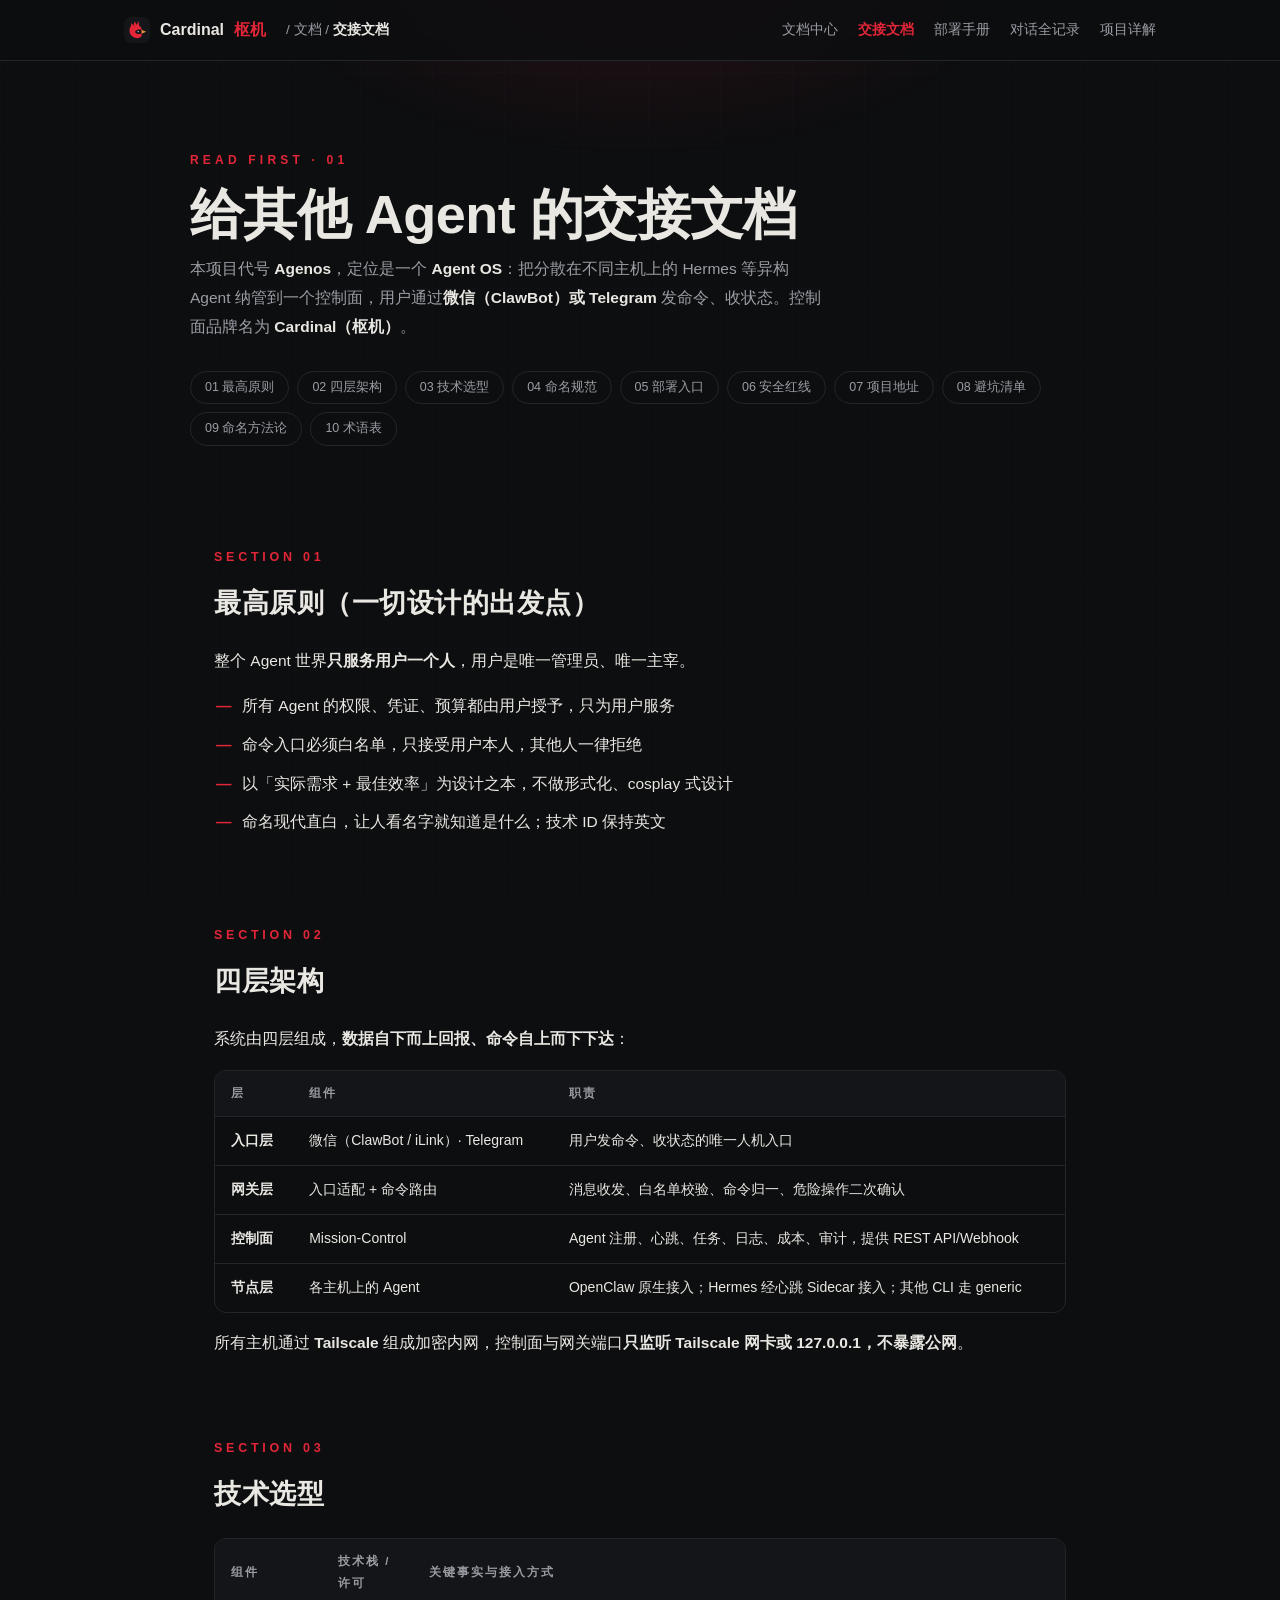
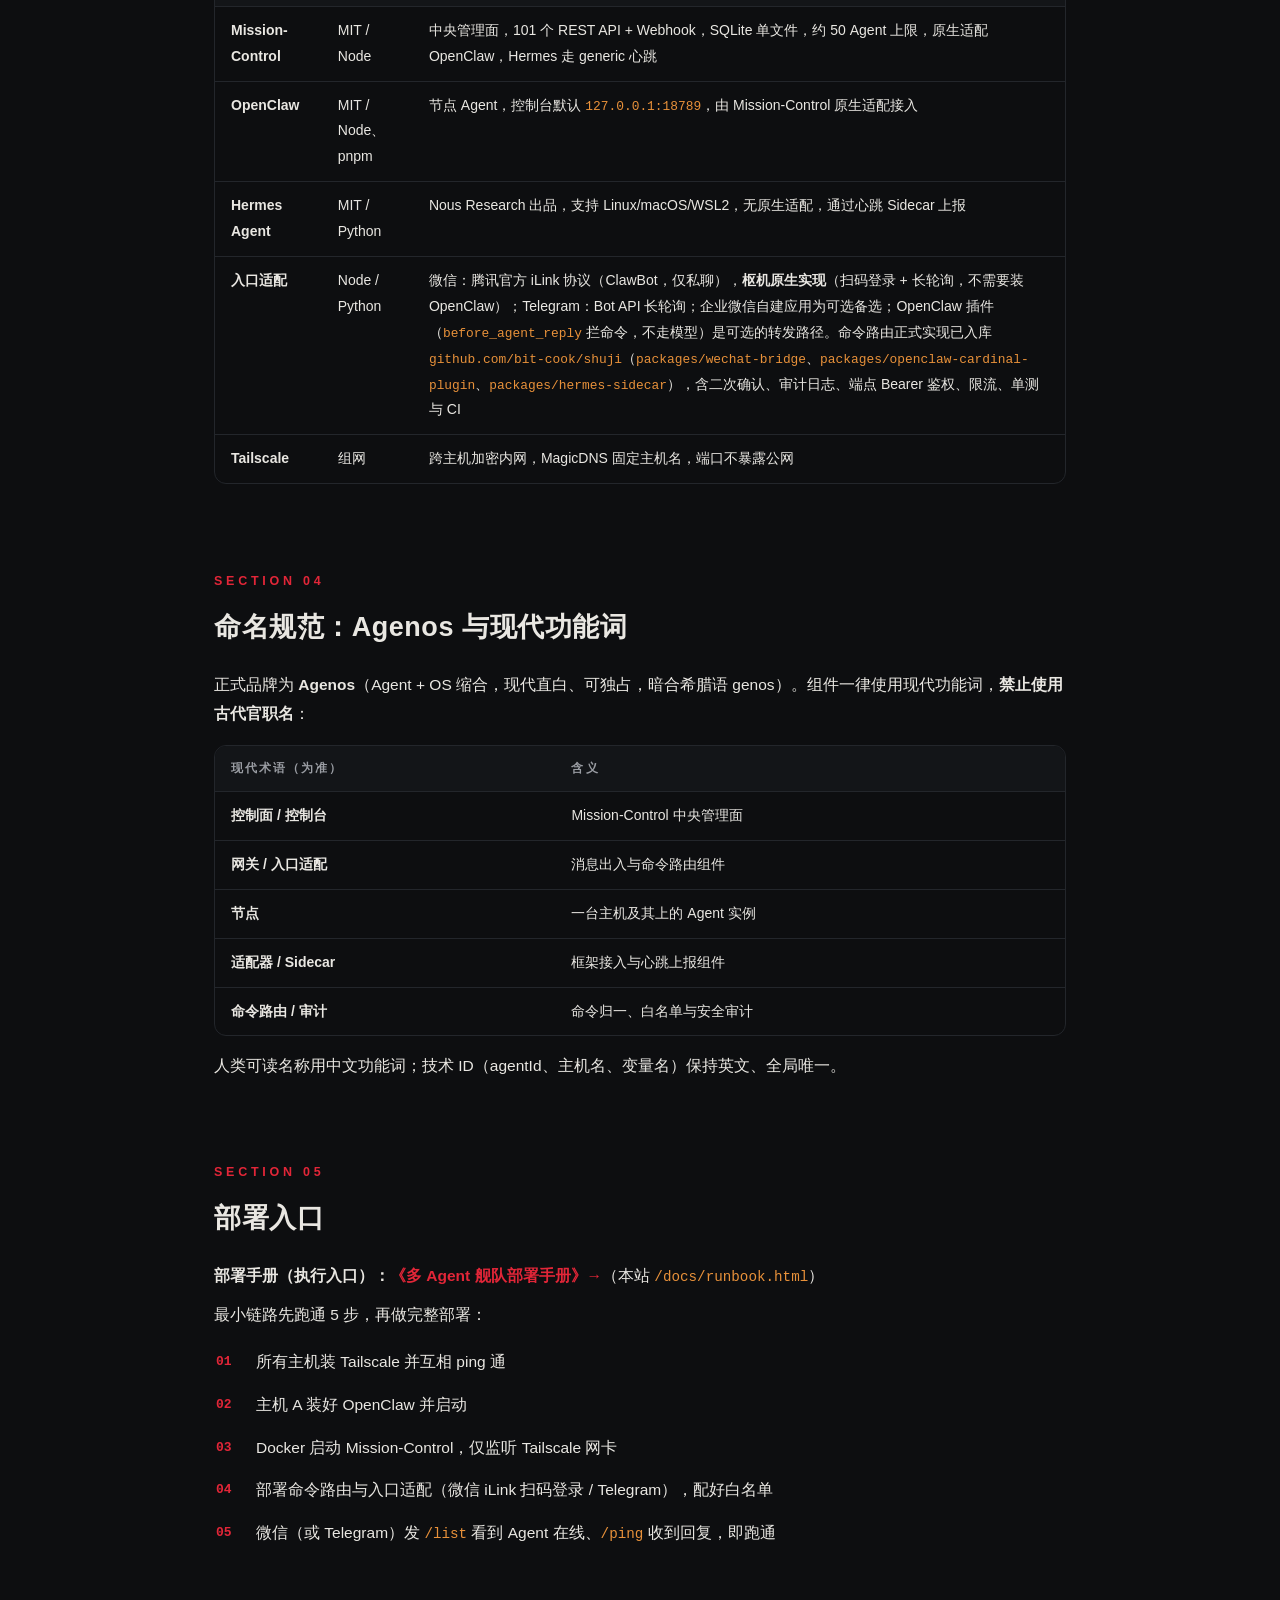
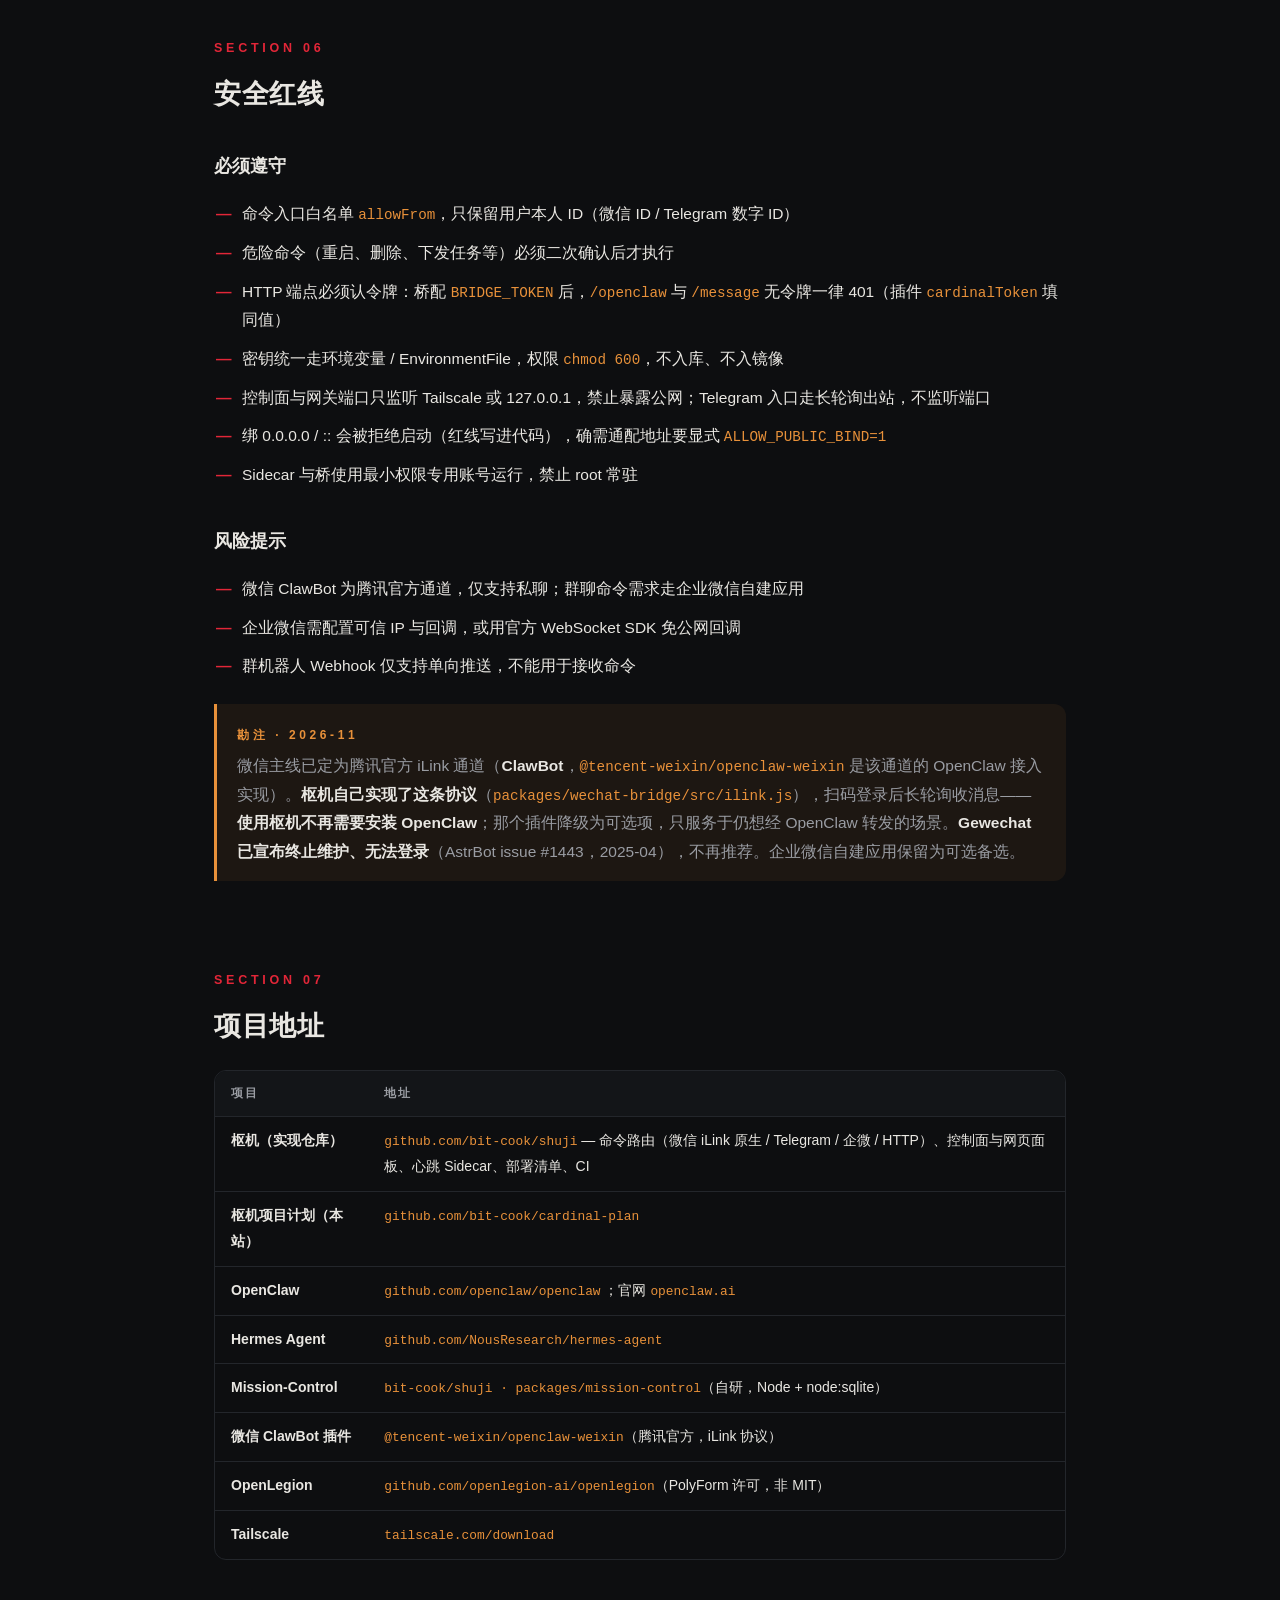
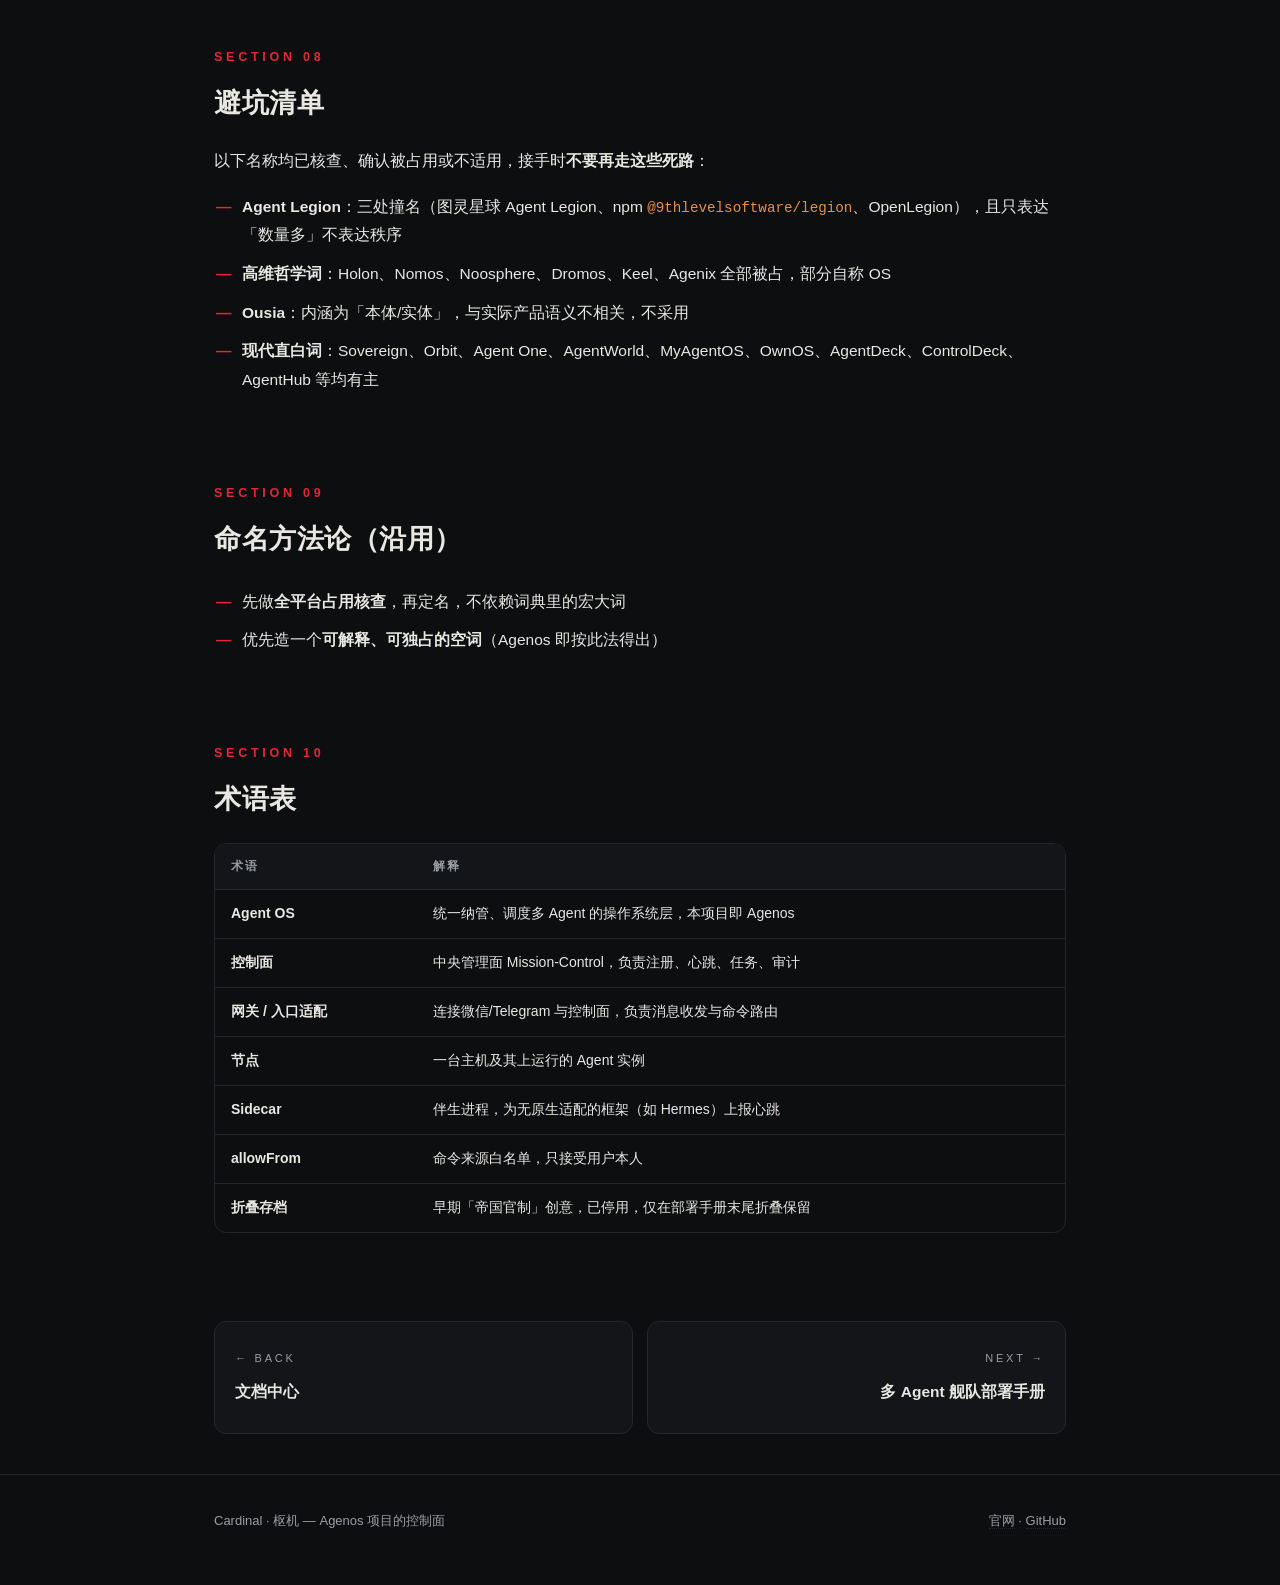
<file: docs/handover.html>
<!doctype html>
<html lang="zh-CN">
<head>
<meta charset="utf-8">
<meta name="viewport" content="width=device-width, initial-scale=1">
<title>给其他 Agent 的交接文档 — Cardinal · 枢机</title>
<meta name="description" content="Agenos 项目交接文档：最高原则、四层架构、技术选型、命名规范、部署入口、安全红线、项目地址、避坑清单、命名方法论、术语表。读完即可接手。">
<link rel="icon" type="image/svg+xml" href="../favicon.svg">
<link rel="stylesheet" href="docs.css">
</head>
<body>

<nav class="nav">
  <div class="bar">
    <a class="brand" href="../index.html"><img src="../favicon.svg" alt="">Cardinal<span class="zh">枢机</span></a>
    <span class="crumb">/ 文档 / <b>交接文档</b></span>
    <span class="sp"></span>
    <a class="item" href="index.html">文档中心</a>
    <a class="item on" href="handover.html">交接文档</a>
    <a class="item" href="runbook.html">部署手册</a>
    <a class="item" href="record.html">对话全记录</a>
    <a class="item" href="explained.html">项目详解</a>
  </div>
</nav>

<header class="hero wrap">
  <p class="kicker">Read First · 01</p>
  <h1>给其他 Agent 的交接文档</h1>
  <p class="sub">本项目代号 <b>Agenos</b>，定位是一个 <b>Agent OS</b>：把分散在不同主机上的 Hermes 等异构 Agent 纳管到一个控制面，用户通过<b>微信（ClawBot）或 Telegram</b> 发命令、收状态。控制面品牌名为 <b>Cardinal（枢机）</b>。</p>
  <div class="toc">
    <a href="#s01">01 最高原则</a><a href="#s02">02 四层架构</a><a href="#s03">03 技术选型</a><a href="#s04">04 命名规范</a><a href="#s05">05 部署入口</a><a href="#s06">06 安全红线</a><a href="#s07">07 项目地址</a><a href="#s08">08 避坑清单</a><a href="#s09">09 命名方法论</a><a href="#s10">10 术语表</a>
  </div>
</header>

<main class="wrap">

<section id="s01">
  <p class="phno">Section 01</p>
  <h2>最高原则（一切设计的出发点）</h2>
  <p>整个 Agent 世界<b>只服务用户一个人</b>，用户是唯一管理员、唯一主宰。</p>
  <ul class="list">
    <li>所有 Agent 的权限、凭证、预算都由用户授予，只为用户服务</li>
    <li>命令入口必须白名单，只接受用户本人，其他人一律拒绝</li>
    <li>以「实际需求 + 最佳效率」为设计之本，不做形式化、cosplay 式设计</li>
    <li>命名现代直白，让人看名字就知道是什么；技术 ID 保持英文</li>
  </ul>
</section>

<section id="s02">
  <p class="phno">Section 02</p>
  <h2>四层架构</h2>
  <p>系统由四层组成，<b>数据自下而上回报、命令自上而下下达</b>：</p>
  <div class="tw"><table>
    <tr><th>层</th><th>组件</th><th>职责</th></tr>
    <tr><td><b>入口层</b></td><td>微信（ClawBot / iLink）· Telegram</td><td>用户发命令、收状态的唯一人机入口</td></tr>
    <tr><td><b>网关层</b></td><td>入口适配 + 命令路由</td><td>消息收发、白名单校验、命令归一、危险操作二次确认</td></tr>
    <tr><td><b>控制面</b></td><td>Mission-Control</td><td>Agent 注册、心跳、任务、日志、成本、审计，提供 REST API/Webhook</td></tr>
    <tr><td><b>节点层</b></td><td>各主机上的 Agent</td><td>OpenClaw 原生接入；Hermes 经心跳 Sidecar 接入；其他 CLI 走 generic</td></tr>
  </table></div>
  <p>所有主机通过 <b>Tailscale</b> 组成加密内网，控制面与网关端口<b>只监听 Tailscale 网卡或 127.0.0.1，不暴露公网</b>。</p>
</section>

<section id="s03">
  <p class="phno">Section 03</p>
  <h2>技术选型</h2>
  <div class="tw"><table>
    <tr><th>组件</th><th>技术栈 / 许可</th><th>关键事实与接入方式</th></tr>
    <tr><td><b>Mission-Control</b></td><td>MIT / Node</td><td>中央管理面，101 个 REST API + Webhook，SQLite 单文件，约 50 Agent 上限，原生适配 OpenClaw，Hermes 走 generic 心跳</td></tr>
    <tr><td><b>OpenClaw</b></td><td>MIT / Node、pnpm</td><td>节点 Agent，控制台默认 <span class="mono">127.0.0.1:18789</span>，由 Mission-Control 原生适配接入</td></tr>
    <tr><td><b>Hermes Agent</b></td><td>MIT / Python</td><td>Nous Research 出品，支持 Linux/macOS/WSL2，无原生适配，通过心跳 Sidecar 上报</td></tr>
    <tr><td><b>入口适配</b></td><td>Node / Python</td><td>微信：腾讯官方 iLink 协议（ClawBot，仅私聊），<b>枢机原生实现</b>（扫码登录 + 长轮询，不需要装 OpenClaw）；Telegram：Bot API 长轮询；企业微信自建应用为可选备选；OpenClaw 插件（<span class="mono">before_agent_reply</span> 拦命令，不走模型）是可选的转发路径。命令路由正式实现已入库 <span class="mono">github.com/bit-cook/shuji</span>（<span class="mono">packages/wechat-bridge</span>、<span class="mono">packages/openclaw-cardinal-plugin</span>、<span class="mono">packages/hermes-sidecar</span>），含二次确认、审计日志、端点 Bearer 鉴权、限流、单测与 CI</td></tr>
    <tr><td><b>Tailscale</b></td><td>组网</td><td>跨主机加密内网，MagicDNS 固定主机名，端口不暴露公网</td></tr>
  </table></div>
</section>

<section id="s04">
  <p class="phno">Section 04</p>
  <h2>命名规范：Agenos 与现代功能词</h2>
  <p>正式品牌为 <b>Agenos</b>（Agent + OS 缩合，现代直白、可独占，暗合希腊语 genos）。组件一律使用现代功能词，<b>禁止使用古代官职名</b>：</p>
  <div class="tw"><table>
    <tr><th>现代术语（为准）</th><th>含义</th></tr>
    <tr><td><b>控制面 / 控制台</b></td><td>Mission-Control 中央管理面</td></tr>
    <tr><td><b>网关 / 入口适配</b></td><td>消息出入与命令路由组件</td></tr>
    <tr><td><b>节点</b></td><td>一台主机及其上的 Agent 实例</td></tr>
    <tr><td><b>适配器 / Sidecar</b></td><td>框架接入与心跳上报组件</td></tr>
    <tr><td><b>命令路由 / 审计</b></td><td>命令归一、白名单与安全审计</td></tr>
  </table></div>
  <p>人类可读名称用中文功能词；技术 ID（agentId、主机名、变量名）保持英文、全局唯一。</p>
</section>

<section id="s05">
  <p class="phno">Section 05</p>
  <h2>部署入口</h2>
  <p><b>部署手册（执行入口）：</b><a href="runbook.html" style="color:var(--red);font-weight:700">《多 Agent 舰队部署手册》→</a>（本站 <span class="mono">/docs/runbook.html</span>）</p>
  <p>最小链路先跑通 5 步，再做完整部署：</p>
  <ol class="steps">
    <li>所有主机装 Tailscale 并互相 ping 通</li>
    <li>主机 A 装好 OpenClaw 并启动</li>
    <li>Docker 启动 Mission-Control，仅监听 Tailscale 网卡</li>
    <li>部署命令路由与入口适配（微信 iLink 扫码登录 / Telegram），配好白名单</li>
    <li>微信（或 Telegram）发 <span class="mono">/list</span> 看到 Agent 在线、<span class="mono">/ping</span> 收到回复，即跑通</li>
  </ol>
</section>

<section id="s06">
  <p class="phno">Section 06</p>
  <h2>安全红线</h2>
  <h3>必须遵守</h3>
  <ul class="list">
    <li>命令入口白名单 <span class="mono">allowFrom</span>，只保留用户本人 ID（微信 ID / Telegram 数字 ID）</li>
    <li>危险命令（重启、删除、下发任务等）必须二次确认后才执行</li>
    <li>HTTP 端点必须认令牌：桥配 <span class="mono">BRIDGE_TOKEN</span> 后，<span class="mono">/openclaw</span> 与 <span class="mono">/message</span> 无令牌一律 401（插件 <span class="mono">cardinalToken</span> 填同值）</li>
    <li>密钥统一走环境变量 / EnvironmentFile，权限 <span class="mono">chmod 600</span>，不入库、不入镜像</li>
    <li>控制面与网关端口只监听 Tailscale 或 127.0.0.1，禁止暴露公网；Telegram 入口走长轮询出站，不监听端口</li>
    <li>绑 0.0.0.0 / :: 会被拒绝启动（红线写进代码），确需通配地址要显式 <span class="mono">ALLOW_PUBLIC_BIND=1</span></li>
    <li>Sidecar 与桥使用最小权限专用账号运行，禁止 root 常驻</li>
  </ul>
  <h3>风险提示</h3>
  <ul class="list">
    <li>微信 ClawBot 为腾讯官方通道，仅支持私聊；群聊命令需求走企业微信自建应用</li>
    <li>企业微信需配置可信 IP 与回调，或用官方 WebSocket SDK 免公网回调</li>
    <li>群机器人 Webhook 仅支持单向推送，不能用于接收命令</li>
  </ul>
  <div class="note">
    <p class="lab">勘注 · 2026-11</p>
    <p>微信主线已定为腾讯官方 iLink 通道（<b>ClawBot</b>，<span class="mono">@tencent-weixin/openclaw-weixin</span> 是该通道的 OpenClaw 接入实现）。<b>枢机自己实现了这条协议</b>（<span class="mono">packages/wechat-bridge/src/ilink.js</span>），扫码登录后长轮询收消息——<b>使用枢机不再需要安装 OpenClaw</b>；那个插件降级为可选项，只服务于仍想经 OpenClaw 转发的场景。<b>Gewechat 已宣布终止维护、无法登录</b>（AstrBot issue #1443，2025-04），不再推荐。企业微信自建应用保留为可选备选。</p>
  </div>
</section>

<section id="s07">
  <p class="phno">Section 07</p>
  <h2>项目地址</h2>
  <div class="tw"><table>
    <tr><th>项目</th><th>地址</th></tr>
    <tr><td><b>枢机（实现仓库）</b></td><td><span class="mono">github.com/bit-cook/shuji</span> — 命令路由（微信 iLink 原生 / Telegram / 企微 / HTTP）、控制面与网页面板、心跳 Sidecar、部署清单、CI</td></tr>
    <tr><td><b>枢机项目计划（本站）</b></td><td><span class="mono">github.com/bit-cook/cardinal-plan</span></td></tr>
    <tr><td><b>OpenClaw</b></td><td><span class="mono">github.com/openclaw/openclaw</span> ；官网 <span class="mono">openclaw.ai</span></td></tr>
    <tr><td><b>Hermes Agent</b></td><td><span class="mono">github.com/NousResearch/hermes-agent</span></td></tr>
    <tr><td><b>Mission-Control</b></td><td><span class="mono">bit-cook/shuji · packages/mission-control</span>（自研，Node + node:sqlite）</td></tr>
    <tr><td><b>微信 ClawBot 插件</b></td><td><span class="mono">@tencent-weixin/openclaw-weixin</span>（腾讯官方，iLink 协议）</td></tr>
    <tr><td><b>OpenLegion</b></td><td><span class="mono">github.com/openlegion-ai/openlegion</span>（PolyForm 许可，非 MIT）</td></tr>
    <tr><td><b>Tailscale</b></td><td><span class="mono">tailscale.com/download</span></td></tr>
  </table></div>
</section>

<section id="s08">
  <p class="phno">Section 08</p>
  <h2>避坑清单</h2>
  <p>以下名称均已核查、确认被占用或不适用，接手时<b>不要再走这些死路</b>：</p>
  <ul class="list">
    <li><b>Agent Legion</b>：三处撞名（图灵星球 Agent Legion、npm <span class="mono">@9thlevelsoftware/legion</span>、OpenLegion），且只表达「数量多」不表达秩序</li>
    <li><b>高维哲学词</b>：Holon、Nomos、Noosphere、Dromos、Keel、Agenix 全部被占，部分自称 OS</li>
    <li><b>Ousia</b>：内涵为「本体/实体」，与实际产品语义不相关，不采用</li>
    <li><b>现代直白词</b>：Sovereign、Orbit、Agent One、AgentWorld、MyAgentOS、OwnOS、AgentDeck、ControlDeck、AgentHub 等均有主</li>
  </ul>
</section>

<section id="s09">
  <p class="phno">Section 09</p>
  <h2>命名方法论（沿用）</h2>
  <ul class="list">
    <li>先做<b>全平台占用核查</b>，再定名，不依赖词典里的宏大词</li>
    <li>优先造一个<b>可解释、可独占的空词</b>（Agenos 即按此法得出）</li>
  </ul>
</section>

<section id="s10">
  <p class="phno">Section 10</p>
  <h2>术语表</h2>
  <div class="tw"><table>
    <tr><th>术语</th><th>解释</th></tr>
    <tr><td><b>Agent OS</b></td><td>统一纳管、调度多 Agent 的操作系统层，本项目即 Agenos</td></tr>
    <tr><td><b>控制面</b></td><td>中央管理面 Mission-Control，负责注册、心跳、任务、审计</td></tr>
    <tr><td><b>网关 / 入口适配</b></td><td>连接微信/Telegram 与控制面，负责消息收发与命令路由</td></tr>
    <tr><td><b>节点</b></td><td>一台主机及其上运行的 Agent 实例</td></tr>
    <tr><td><b>Sidecar</b></td><td>伴生进程，为无原生适配的框架（如 Hermes）上报心跳</td></tr>
    <tr><td><b>allowFrom</b></td><td>命令来源白名单，只接受用户本人</td></tr>
    <tr><td><b>折叠存档</b></td><td>早期「帝国官制」创意，已停用，仅在部署手册末尾折叠保留</td></tr>
  </table></div>
</section>

<div class="pager">
  <a href="index.html"><p class="dir">← Back</p><p class="ttl">文档中心</p></a>
  <a class="next" href="runbook.html"><p class="dir">Next →</p><p class="ttl">多 Agent 舰队部署手册</p></a>
</div>

</main>

<footer>
  <div class="wrap">
    <span>Cardinal · 枢机 — Agenos 项目的控制面</span>
    <span><a href="../index.html">官网</a> · <a href="https://github.com/bit-cook/cardinal-plan" target="_blank" rel="noopener">GitHub</a></span>
  </div>
</footer>

</body>
</html>
</file>
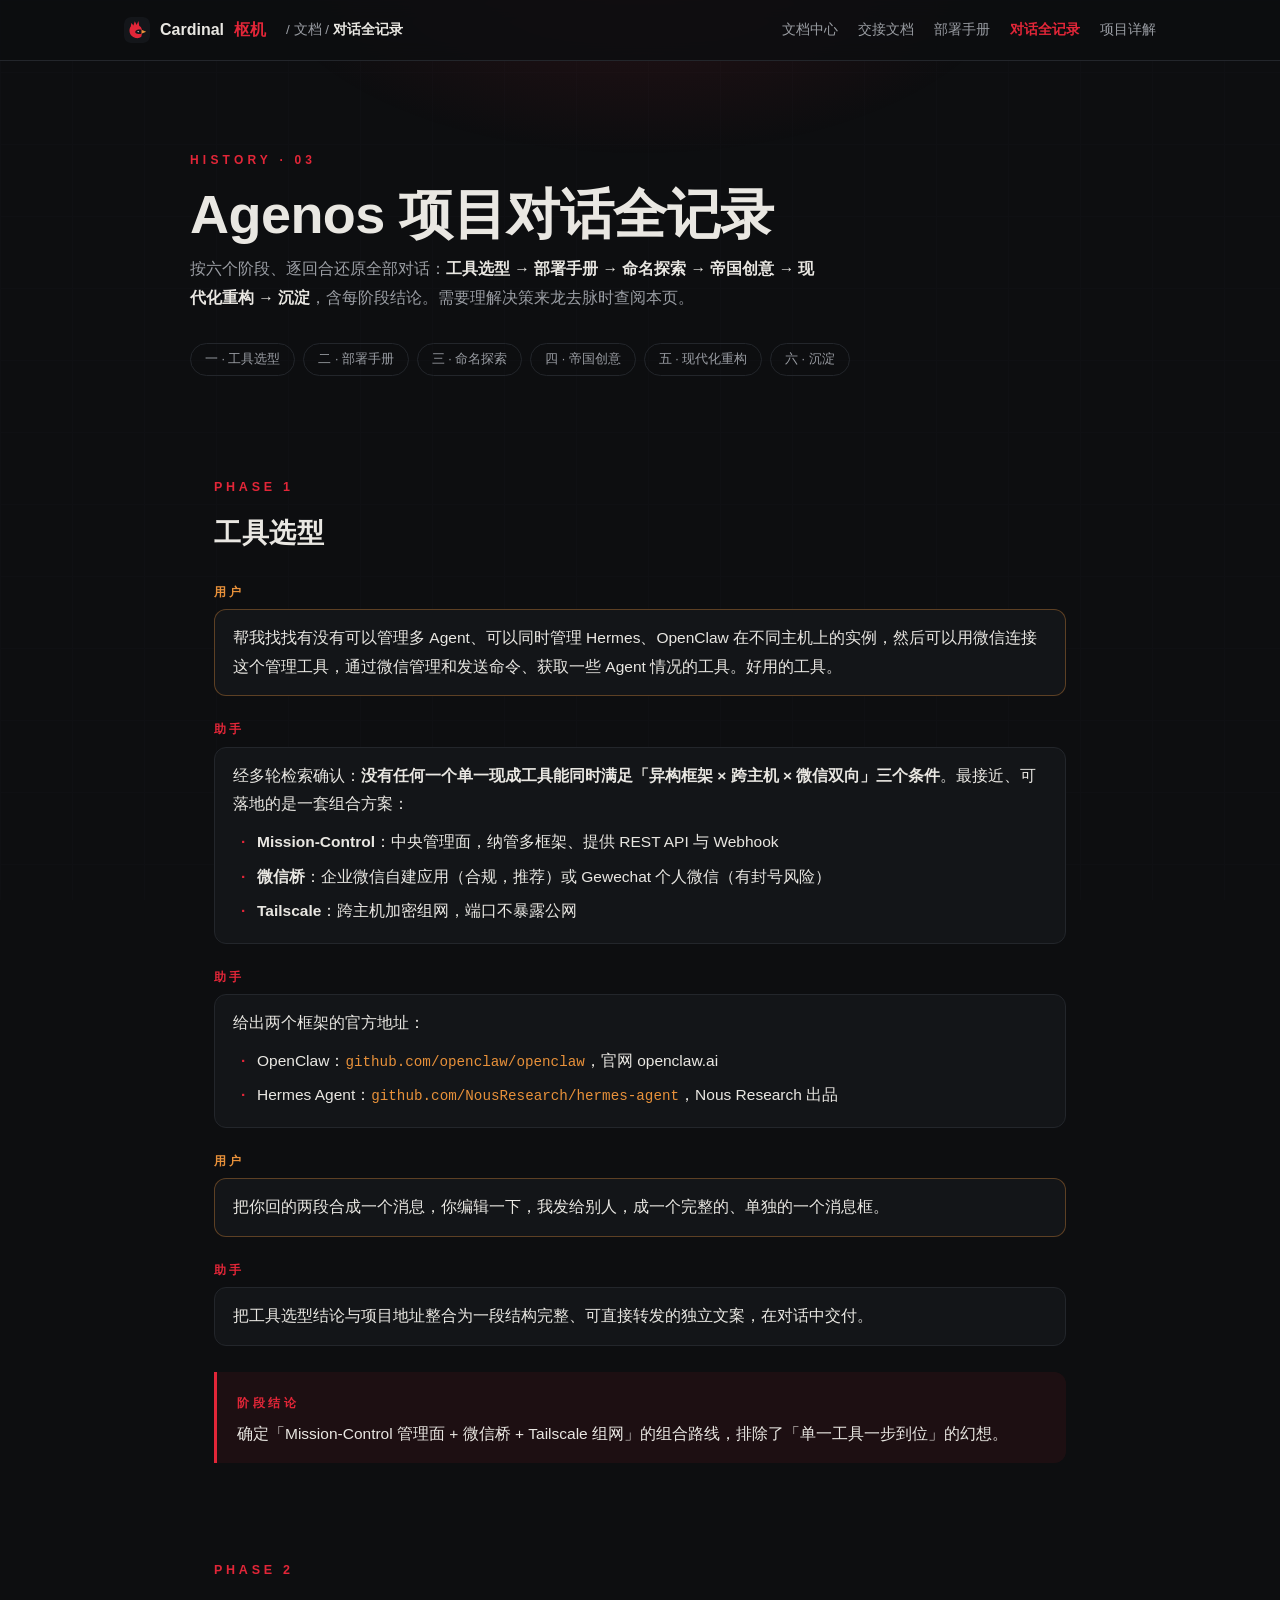
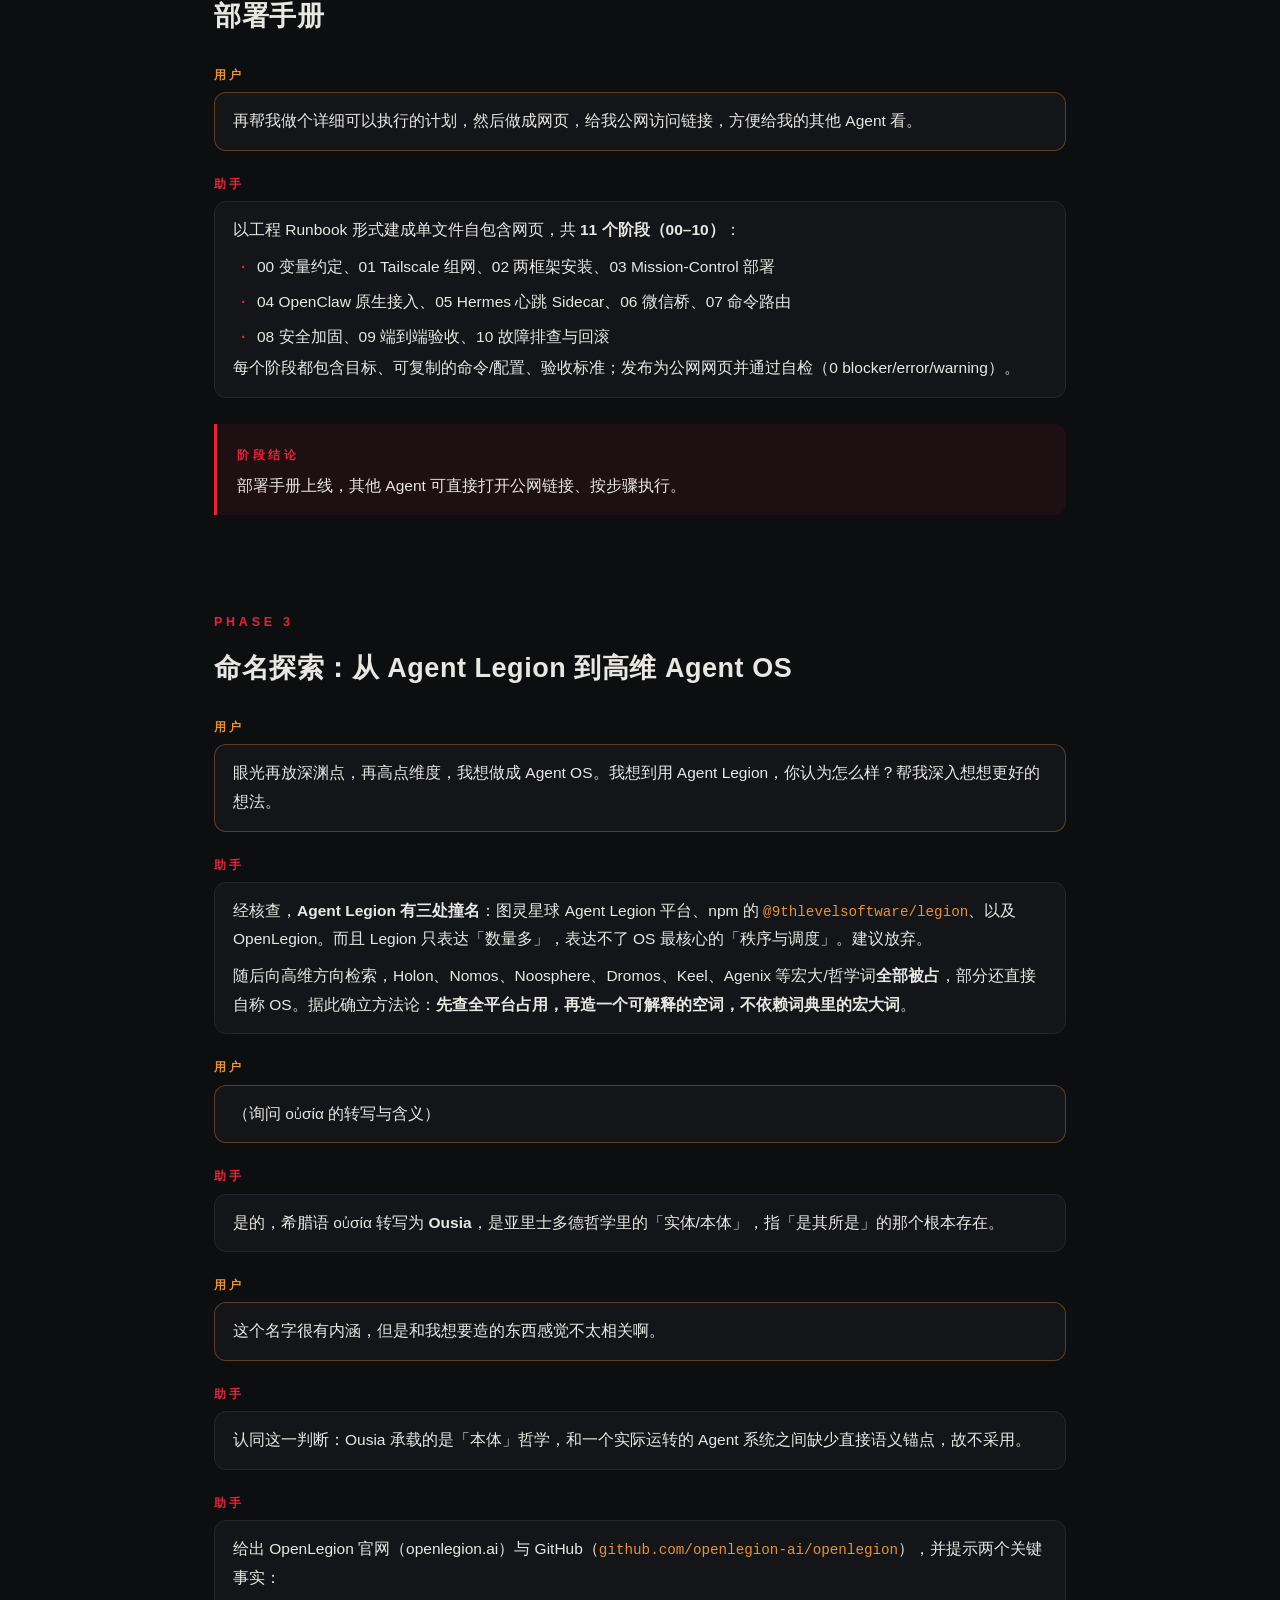
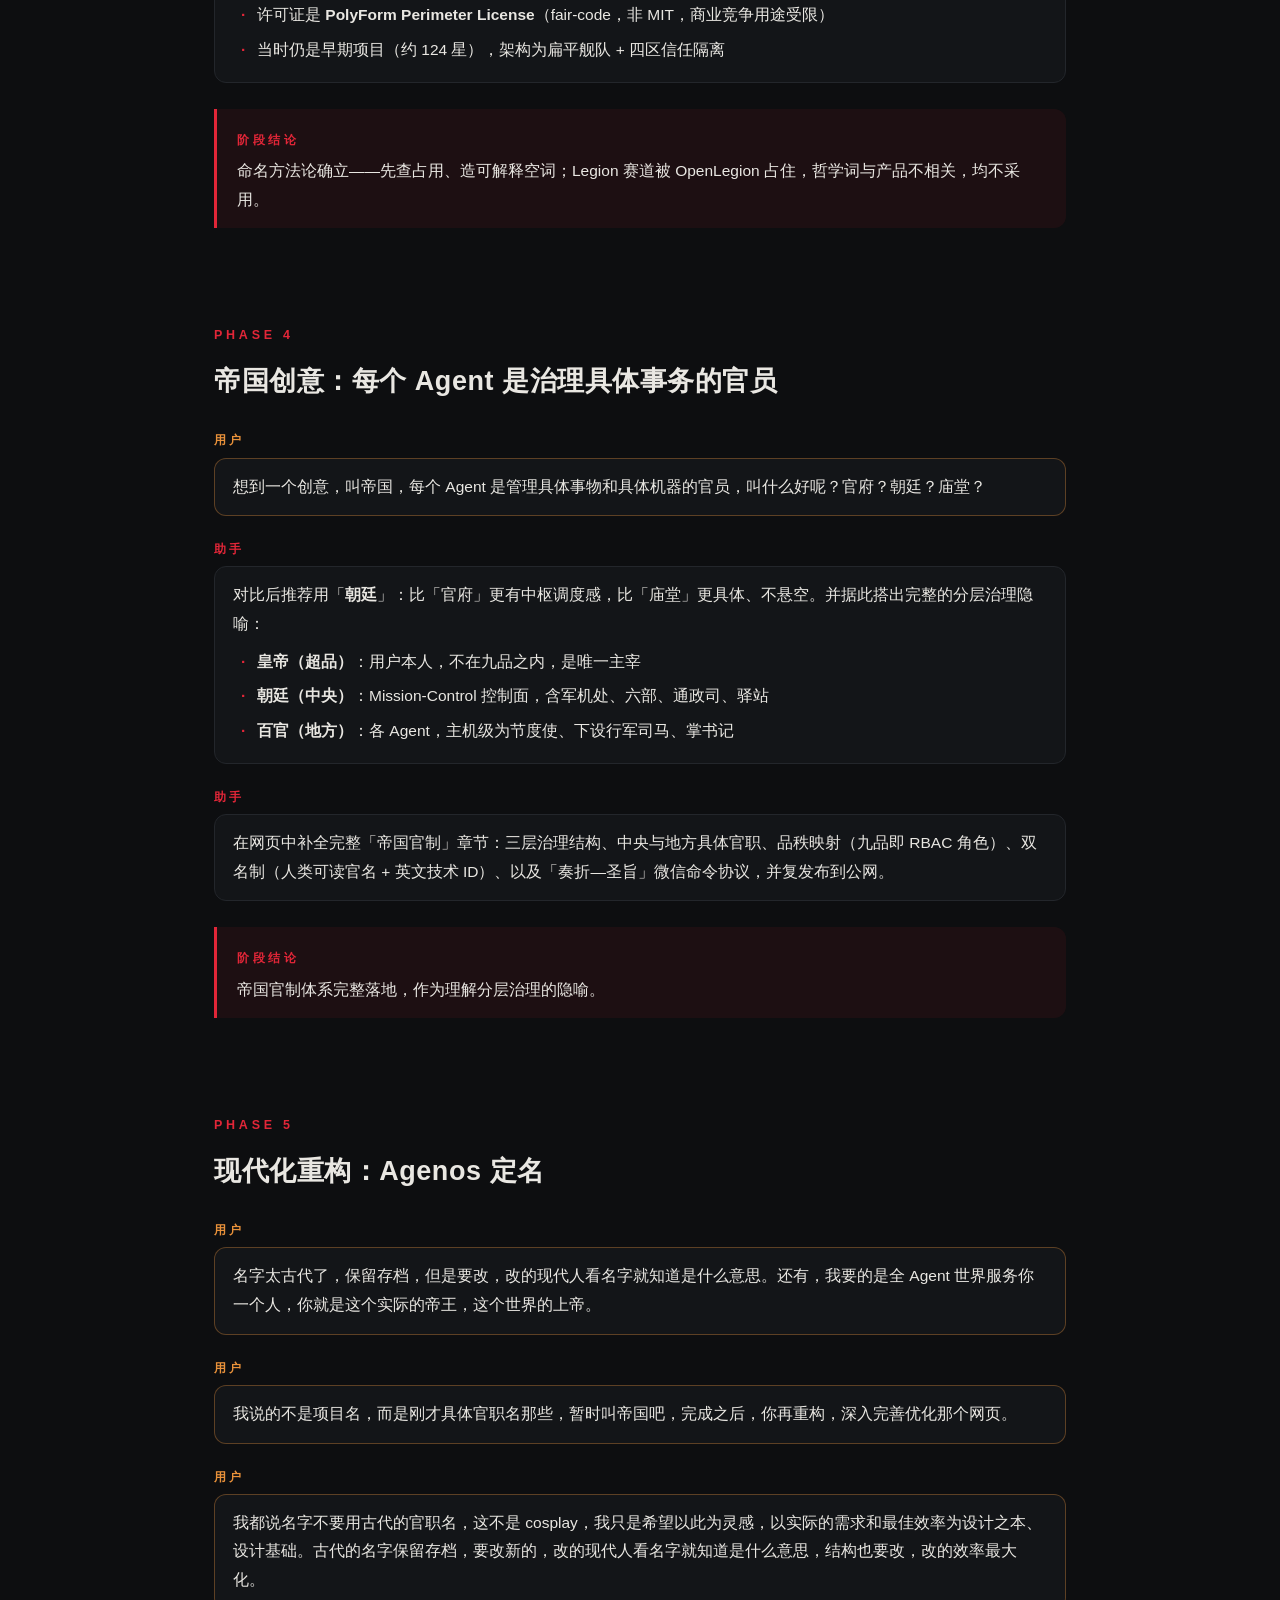
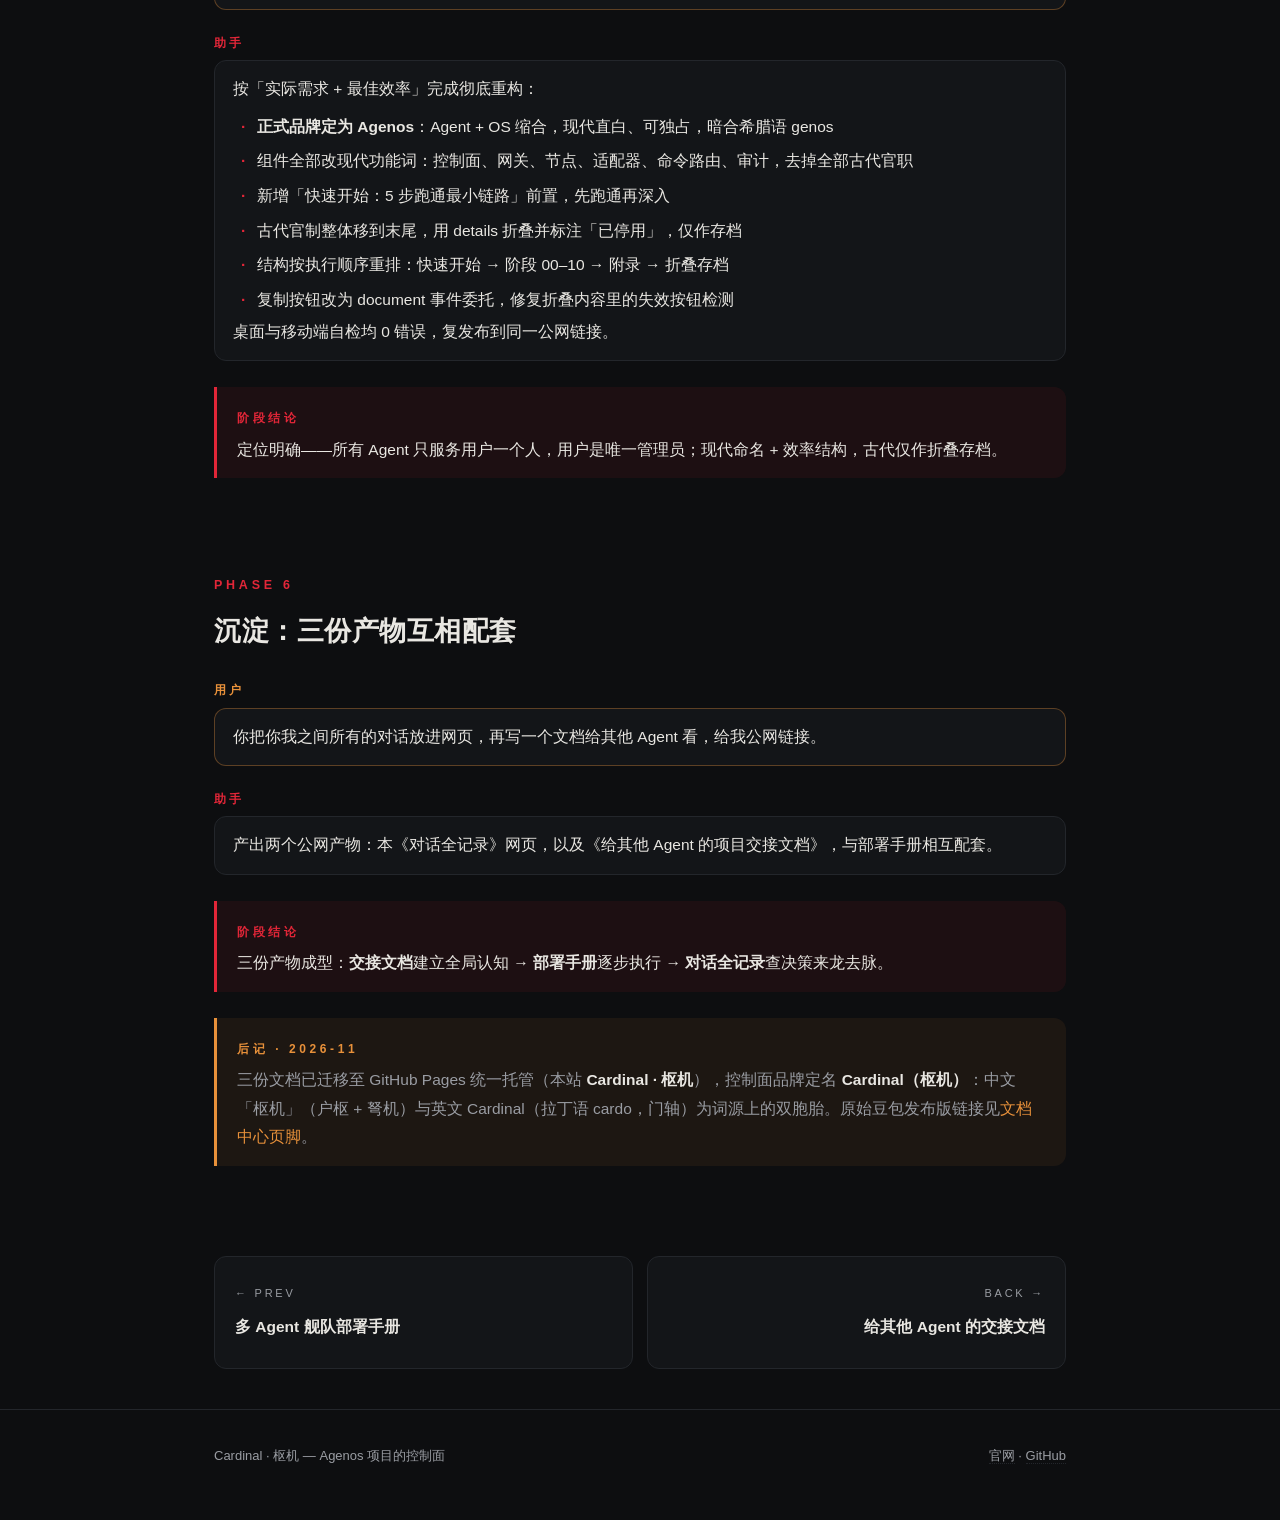
<file: docs/record.html>
<!doctype html>
<html lang="zh-CN">
<head>
<meta charset="utf-8">
<meta name="viewport" content="width=device-width, initial-scale=1">
<title>Agenos 项目对话全记录 — Cardinal · 枢机</title>
<meta name="description" content="按六个阶段、逐回合还原 Agenos 项目全部对话：工具选型 → 部署手册 → 命名探索 → 帝国创意 → 现代化重构 → 沉淀，含每阶段结论。">
<link rel="icon" type="image/svg+xml" href="../favicon.svg">
<link rel="stylesheet" href="docs.css">
</head>
<body>

<nav class="nav">
  <div class="bar">
    <a class="brand" href="../index.html"><img src="../favicon.svg" alt="">Cardinal<span class="zh">枢机</span></a>
    <span class="crumb">/ 文档 / <b>对话全记录</b></span>
    <span class="sp"></span>
    <a class="item" href="index.html">文档中心</a>
    <a class="item" href="handover.html">交接文档</a>
    <a class="item" href="runbook.html">部署手册</a>
    <a class="item on" href="record.html">对话全记录</a>
    <a class="item" href="explained.html">项目详解</a>
  </div>
</nav>

<header class="hero wrap">
  <p class="kicker">History · 03</p>
  <h1>Agenos 项目对话全记录</h1>
  <p class="sub">按六个阶段、逐回合还原全部对话：<b>工具选型 → 部署手册 → 命名探索 → 帝国创意 → 现代化重构 → 沉淀</b>，含每阶段结论。需要理解决策来龙去脉时查阅本页。</p>
  <div class="toc">
    <a href="#p1">一 · 工具选型</a><a href="#p2">二 · 部署手册</a><a href="#p3">三 · 命名探索</a><a href="#p4">四 · 帝国创意</a><a href="#p5">五 · 现代化重构</a><a href="#p6">六 · 沉淀</a>
  </div>
</header>

<main class="wrap">

<section id="p1">
  <p class="phno">Phase 1</p>
  <h2>工具选型</h2>

  <div class="msg user"><p class="who user">用户</p>
    <div class="bubble"><p>帮我找找有没有可以管理多 Agent、可以同时管理 Hermes、OpenClaw 在不同主机上的实例，然后可以用微信连接这个管理工具，通过微信管理和发送命令、获取一些 Agent 情况的工具。好用的工具。</p></div>
  </div>
  <div class="msg"><p class="who bot">助手</p>
    <div class="bubble"><p>经多轮检索确认：<b>没有任何一个单一现成工具能同时满足「异构框架 × 跨主机 × 微信双向」三个条件</b>。最接近、可落地的是一套组合方案：</p>
      <ul>
        <li><b>Mission-Control</b>：中央管理面，纳管多框架、提供 REST API 与 Webhook</li>
        <li><b>微信桥</b>：企业微信自建应用（合规，推荐）或 Gewechat 个人微信（有封号风险）</li>
        <li><b>Tailscale</b>：跨主机加密组网，端口不暴露公网</li>
      </ul>
    </div>
  </div>
  <div class="msg"><p class="who bot">助手</p>
    <div class="bubble"><p>给出两个框架的官方地址：</p>
      <ul>
        <li>OpenClaw：<span class="mono">github.com/openclaw/openclaw</span>，官网 openclaw.ai</li>
        <li>Hermes Agent：<span class="mono">github.com/NousResearch/hermes-agent</span>，Nous Research 出品</li>
      </ul>
    </div>
  </div>
  <div class="msg user"><p class="who user">用户</p>
    <div class="bubble"><p>把你回的两段合成一个消息，你编辑一下，我发给别人，成一个完整的、单独的一个消息框。</p></div>
  </div>
  <div class="msg"><p class="who bot">助手</p>
    <div class="bubble"><p>把工具选型结论与项目地址整合为一段结构完整、可直接转发的独立文案，在对话中交付。</p></div>
  </div>
  <div class="concl"><p class="lab">阶段结论</p><p>确定「Mission-Control 管理面 + 微信桥 + Tailscale 组网」的组合路线，排除了「单一工具一步到位」的幻想。</p></div>
</section>

<section id="p2">
  <p class="phno">Phase 2</p>
  <h2>部署手册</h2>

  <div class="msg user"><p class="who user">用户</p>
    <div class="bubble"><p>再帮我做个详细可以执行的计划，然后做成网页，给我公网访问链接，方便给我的其他 Agent 看。</p></div>
  </div>
  <div class="msg"><p class="who bot">助手</p>
    <div class="bubble"><p>以工程 Runbook 形式建成单文件自包含网页，共 <b>11 个阶段（00–10）</b>：</p>
      <ul>
        <li>00 变量约定、01 Tailscale 组网、02 两框架安装、03 Mission-Control 部署</li>
        <li>04 OpenClaw 原生接入、05 Hermes 心跳 Sidecar、06 微信桥、07 命令路由</li>
        <li>08 安全加固、09 端到端验收、10 故障排查与回滚</li>
      </ul>
      <p>每个阶段都包含目标、可复制的命令/配置、验收标准；发布为公网网页并通过自检（0 blocker/error/warning）。</p>
    </div>
  </div>
  <div class="concl"><p class="lab">阶段结论</p><p>部署手册上线，其他 Agent 可直接打开公网链接、按步骤执行。</p></div>
</section>

<section id="p3">
  <p class="phno">Phase 3</p>
  <h2>命名探索：从 Agent Legion 到高维 Agent OS</h2>

  <div class="msg user"><p class="who user">用户</p>
    <div class="bubble"><p>眼光再放深渊点，再高点维度，我想做成 Agent OS。我想到用 Agent Legion，你认为怎么样？帮我深入想想更好的想法。</p></div>
  </div>
  <div class="msg"><p class="who bot">助手</p>
    <div class="bubble"><p>经核查，<b>Agent Legion 有三处撞名</b>：图灵星球 Agent Legion 平台、npm 的 <span class="mono">@9thlevelsoftware/legion</span>、以及 OpenLegion。而且 Legion 只表达「数量多」，表达不了 OS 最核心的「秩序与调度」。建议放弃。</p>
      <p>随后向高维方向检索，Holon、Nomos、Noosphere、Dromos、Keel、Agenix 等宏大/哲学词<b>全部被占</b>，部分还直接自称 OS。据此确立方法论：<b>先查全平台占用，再造一个可解释的空词，不依赖词典里的宏大词</b>。</p>
    </div>
  </div>
  <div class="msg user"><p class="who user">用户</p>
    <div class="bubble"><p>（询问 οὐσία 的转写与含义）</p></div>
  </div>
  <div class="msg"><p class="who bot">助手</p>
    <div class="bubble"><p>是的，希腊语 οὐσία 转写为 <b>Ousia</b>，是亚里士多德哲学里的「实体/本体」，指「是其所是」的那个根本存在。</p></div>
  </div>
  <div class="msg user"><p class="who user">用户</p>
    <div class="bubble"><p>这个名字很有内涵，但是和我想要造的东西感觉不太相关啊。</p></div>
  </div>
  <div class="msg"><p class="who bot">助手</p>
    <div class="bubble"><p>认同这一判断：Ousia 承载的是「本体」哲学，和一个实际运转的 Agent 系统之间缺少直接语义锚点，故不采用。</p></div>
  </div>
  <div class="msg"><p class="who bot">助手</p>
    <div class="bubble"><p>给出 OpenLegion 官网（openlegion.ai）与 GitHub（<span class="mono">github.com/openlegion-ai/openlegion</span>），并提示两个关键事实：</p>
      <ul>
        <li>许可证是 <b>PolyForm Perimeter License</b>（fair-code，非 MIT，商业竞争用途受限）</li>
        <li>当时仍是早期项目（约 124 星），架构为扁平舰队 + 四区信任隔离</li>
      </ul>
    </div>
  </div>
  <div class="concl"><p class="lab">阶段结论</p><p>命名方法论确立——先查占用、造可解释空词；Legion 赛道被 OpenLegion 占住，哲学词与产品不相关，均不采用。</p></div>
</section>

<section id="p4">
  <p class="phno">Phase 4</p>
  <h2>帝国创意：每个 Agent 是治理具体事务的官员</h2>

  <div class="msg user"><p class="who user">用户</p>
    <div class="bubble"><p>想到一个创意，叫帝国，每个 Agent 是管理具体事物和具体机器的官员，叫什么好呢？官府？朝廷？庙堂？</p></div>
  </div>
  <div class="msg"><p class="who bot">助手</p>
    <div class="bubble"><p>对比后推荐用「<b>朝廷</b>」：比「官府」更有中枢调度感，比「庙堂」更具体、不悬空。并据此搭出完整的分层治理隐喻：</p>
      <ul>
        <li><b>皇帝（超品）</b>：用户本人，不在九品之内，是唯一主宰</li>
        <li><b>朝廷（中央）</b>：Mission-Control 控制面，含军机处、六部、通政司、驿站</li>
        <li><b>百官（地方）</b>：各 Agent，主机级为节度使、下设行军司马、掌书记</li>
      </ul>
    </div>
  </div>
  <div class="msg"><p class="who bot">助手</p>
    <div class="bubble"><p>在网页中补全完整「帝国官制」章节：三层治理结构、中央与地方具体官职、品秩映射（九品即 RBAC 角色）、双名制（人类可读官名 + 英文技术 ID）、以及「奏折—圣旨」微信命令协议，并复发布到公网。</p></div>
  </div>
  <div class="concl"><p class="lab">阶段结论</p><p>帝国官制体系完整落地，作为理解分层治理的隐喻。</p></div>
</section>

<section id="p5">
  <p class="phno">Phase 5</p>
  <h2>现代化重构：Agenos 定名</h2>

  <div class="msg user"><p class="who user">用户</p>
    <div class="bubble"><p>名字太古代了，保留存档，但是要改，改的现代人看名字就知道是什么意思。还有，我要的是全 Agent 世界服务你一个人，你就是这个实际的帝王，这个世界的上帝。</p></div>
  </div>
  <div class="msg user"><p class="who user">用户</p>
    <div class="bubble"><p>我说的不是项目名，而是刚才具体官职名那些，暂时叫帝国吧，完成之后，你再重构，深入完善优化那个网页。</p></div>
  </div>
  <div class="msg user"><p class="who user">用户</p>
    <div class="bubble"><p>我都说名字不要用古代的官职名，这不是 cosplay，我只是希望以此为灵感，以实际的需求和最佳效率为设计之本、设计基础。古代的名字保留存档，要改新的，改的现代人看名字就知道是什么意思，结构也要改，改的效率最大化。</p></div>
  </div>
  <div class="msg"><p class="who bot">助手</p>
    <div class="bubble"><p>按「实际需求 + 最佳效率」完成彻底重构：</p>
      <ul>
        <li><b>正式品牌定为 Agenos</b>：Agent + OS 缩合，现代直白、可独占，暗合希腊语 genos</li>
        <li>组件全部改现代功能词：控制面、网关、节点、适配器、命令路由、审计，去掉全部古代官职</li>
        <li>新增「快速开始：5 步跑通最小链路」前置，先跑通再深入</li>
        <li>古代官制整体移到末尾，用 details 折叠并标注「已停用」，仅作存档</li>
        <li>结构按执行顺序重排：快速开始 → 阶段 00–10 → 附录 → 折叠存档</li>
        <li>复制按钮改为 document 事件委托，修复折叠内容里的失效按钮检测</li>
      </ul>
      <p>桌面与移动端自检均 0 错误，复发布到同一公网链接。</p>
    </div>
  </div>
  <div class="concl"><p class="lab">阶段结论</p><p>定位明确——所有 Agent 只服务用户一个人，用户是唯一管理员；现代命名 + 效率结构，古代仅作折叠存档。</p></div>
</section>

<section id="p6">
  <p class="phno">Phase 6</p>
  <h2>沉淀：三份产物互相配套</h2>

  <div class="msg user"><p class="who user">用户</p>
    <div class="bubble"><p>你把你我之间所有的对话放进网页，再写一个文档给其他 Agent 看，给我公网链接。</p></div>
  </div>
  <div class="msg"><p class="who bot">助手</p>
    <div class="bubble"><p>产出两个公网产物：本《对话全记录》网页，以及《给其他 Agent 的项目交接文档》，与部署手册相互配套。</p></div>
  </div>
  <div class="concl"><p class="lab">阶段结论</p><p>三份产物成型：<b>交接文档</b>建立全局认知 → <b>部署手册</b>逐步执行 → <b>对话全记录</b>查决策来龙去脉。</p></div>
  <div class="note">
    <p class="lab">后记 · 2026-11</p>
    <p>三份文档已迁移至 GitHub Pages 统一托管（本站 <b>Cardinal · 枢机</b>），控制面品牌定名 <b>Cardinal（枢机）</b>：中文「枢机」（户枢 + 弩机）与英文 Cardinal（拉丁语 cardo，门轴）为词源上的双胞胎。原始豆包发布版链接见<a href="index.html" style="color:var(--amber)">文档中心页脚</a>。</p>
  </div>
</section>

<div class="pager">
  <a href="runbook.html"><p class="dir">← Prev</p><p class="ttl">多 Agent 舰队部署手册</p></a>
  <a class="next" href="handover.html"><p class="dir">Back →</p><p class="ttl">给其他 Agent 的交接文档</p></a>
</div>

</main>

<footer>
  <div class="wrap">
    <span>Cardinal · 枢机 — Agenos 项目的控制面</span>
    <span><a href="../index.html">官网</a> · <a href="https://github.com/bit-cook/cardinal-plan" target="_blank" rel="noopener">GitHub</a></span>
  </div>
</footer>

</body>
</html>
</file>
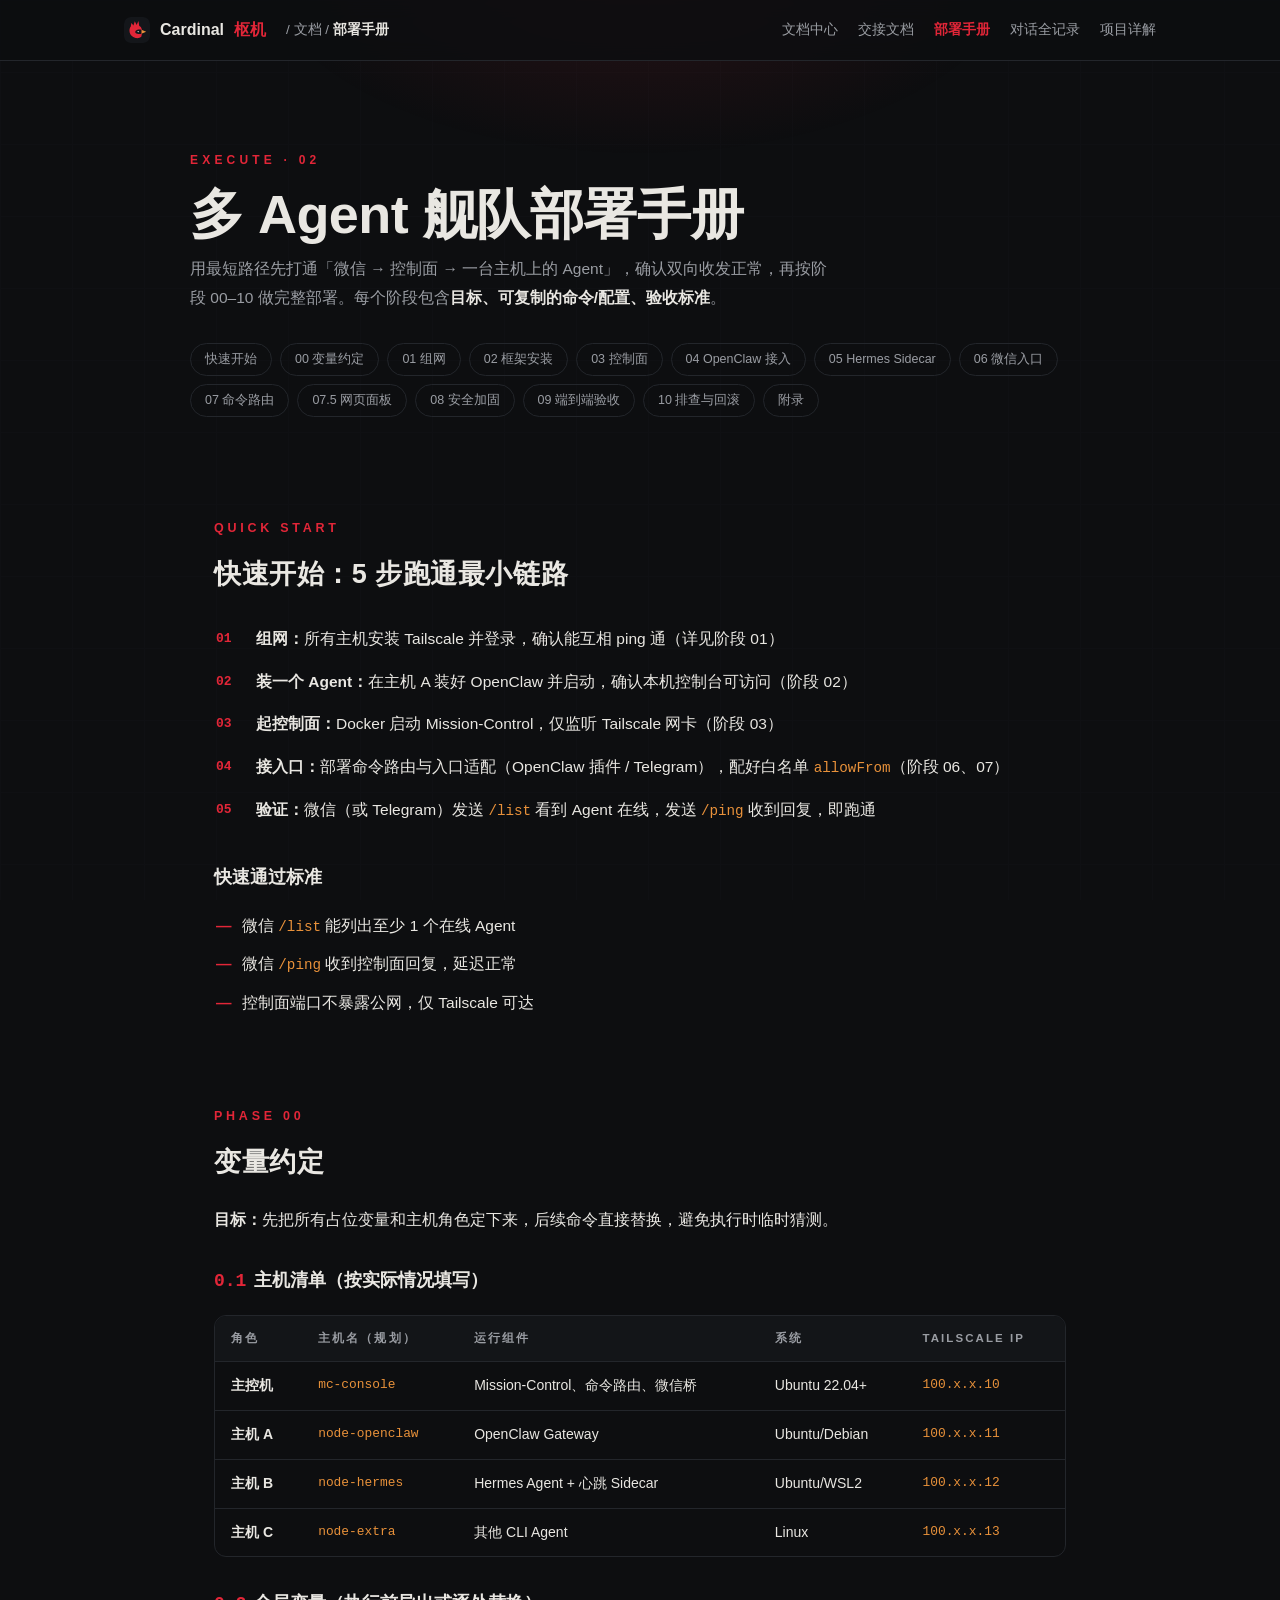
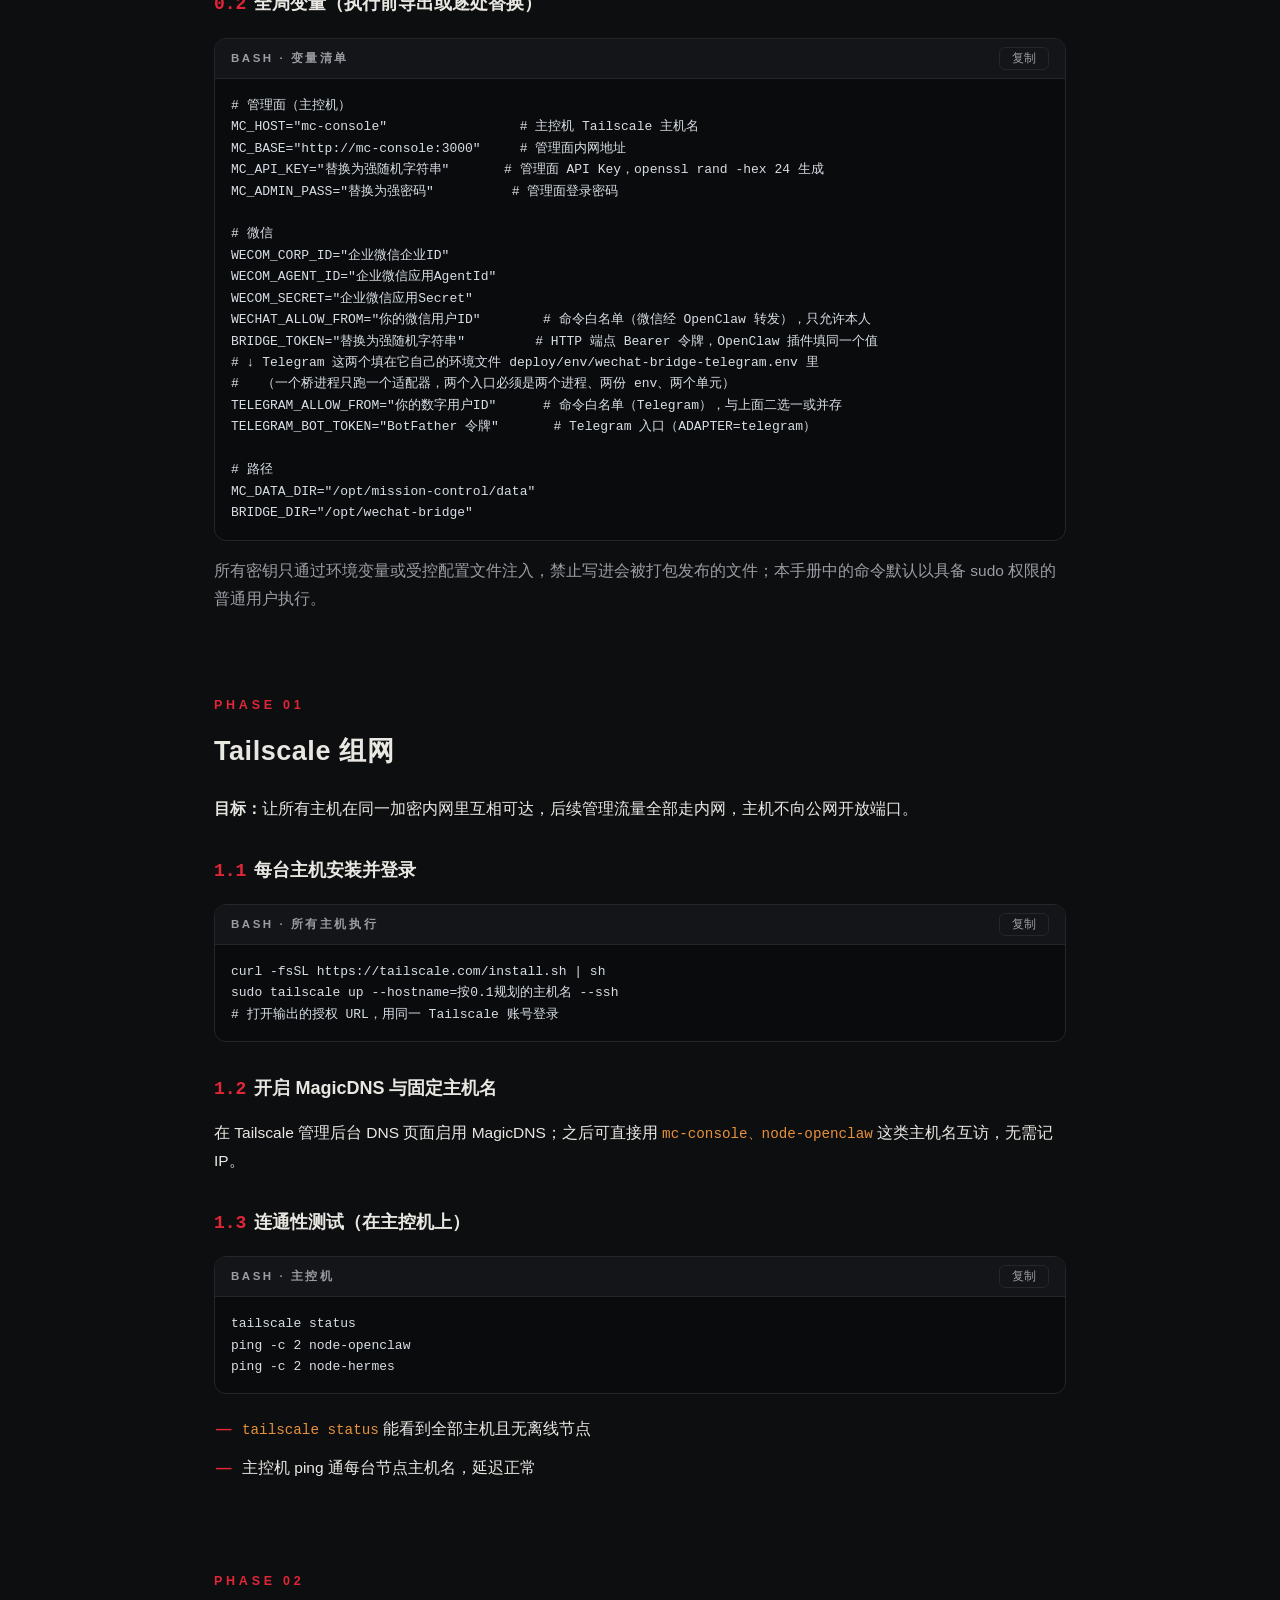
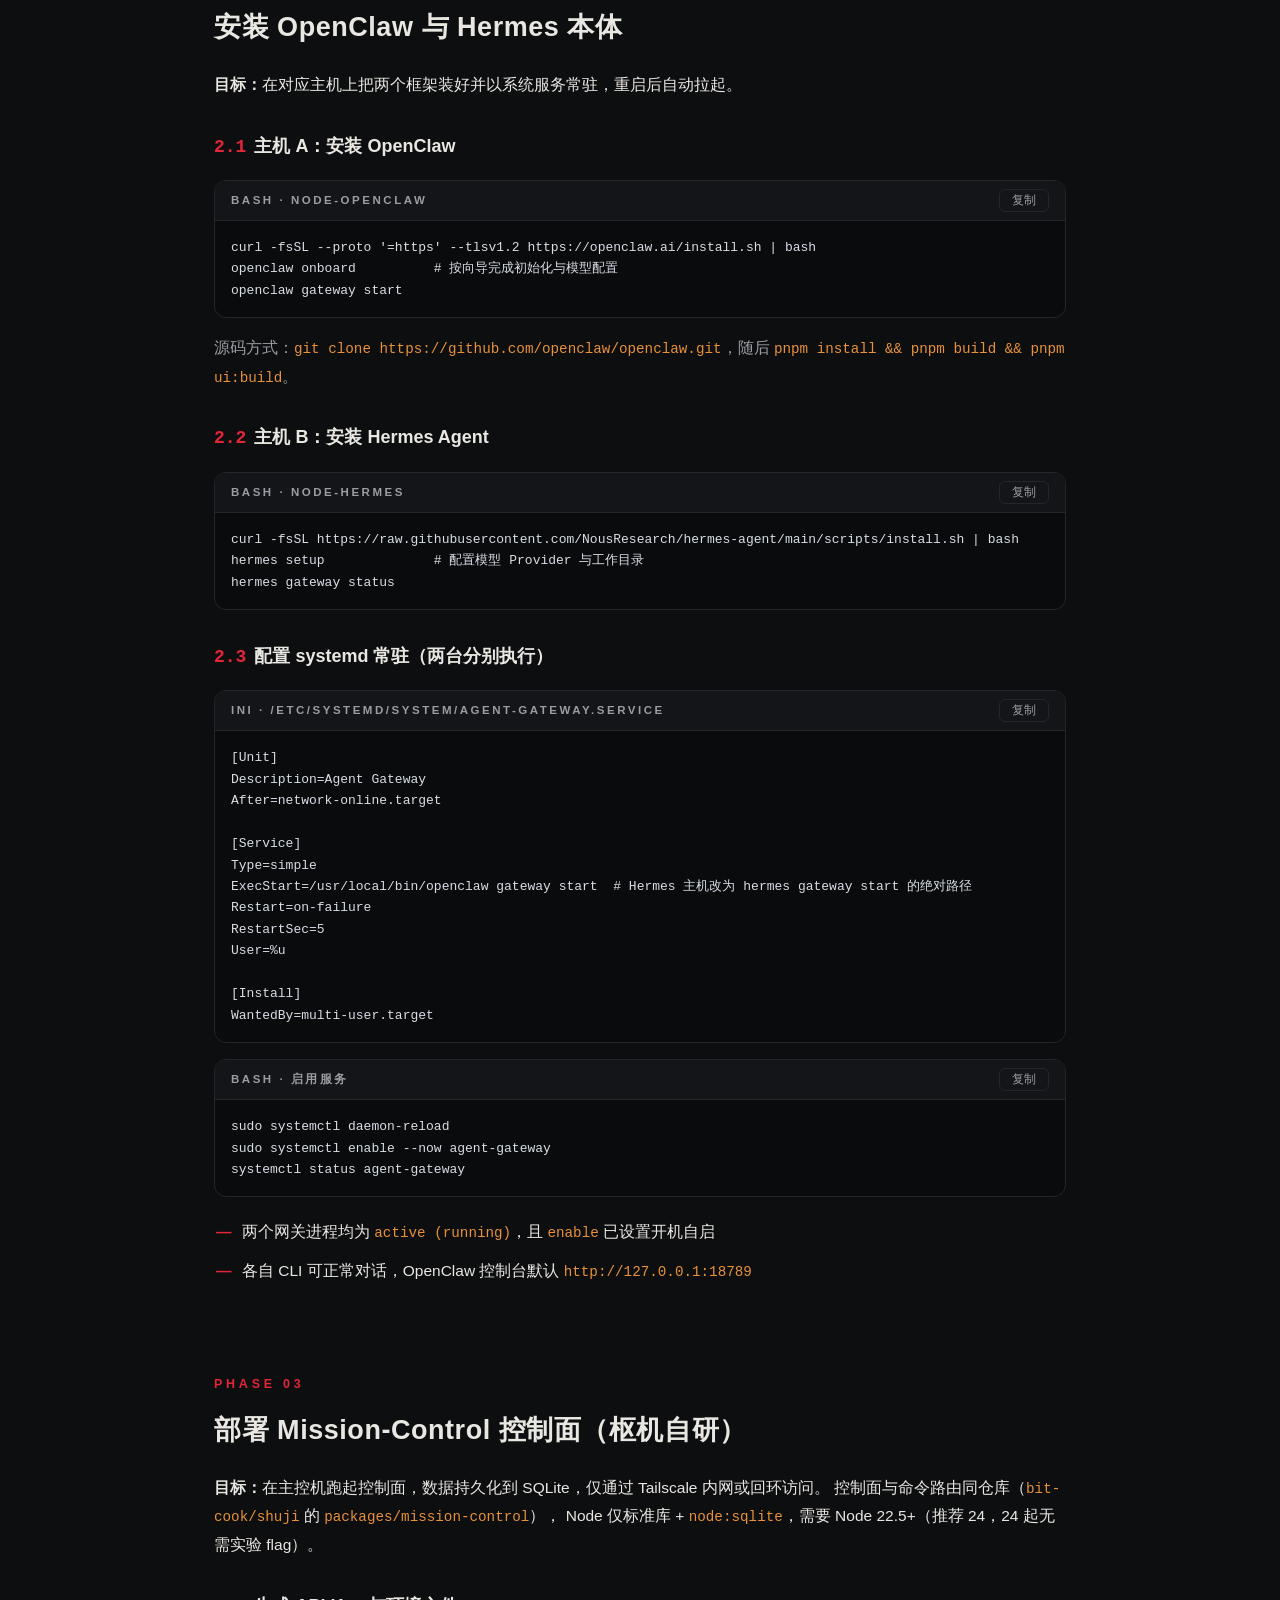
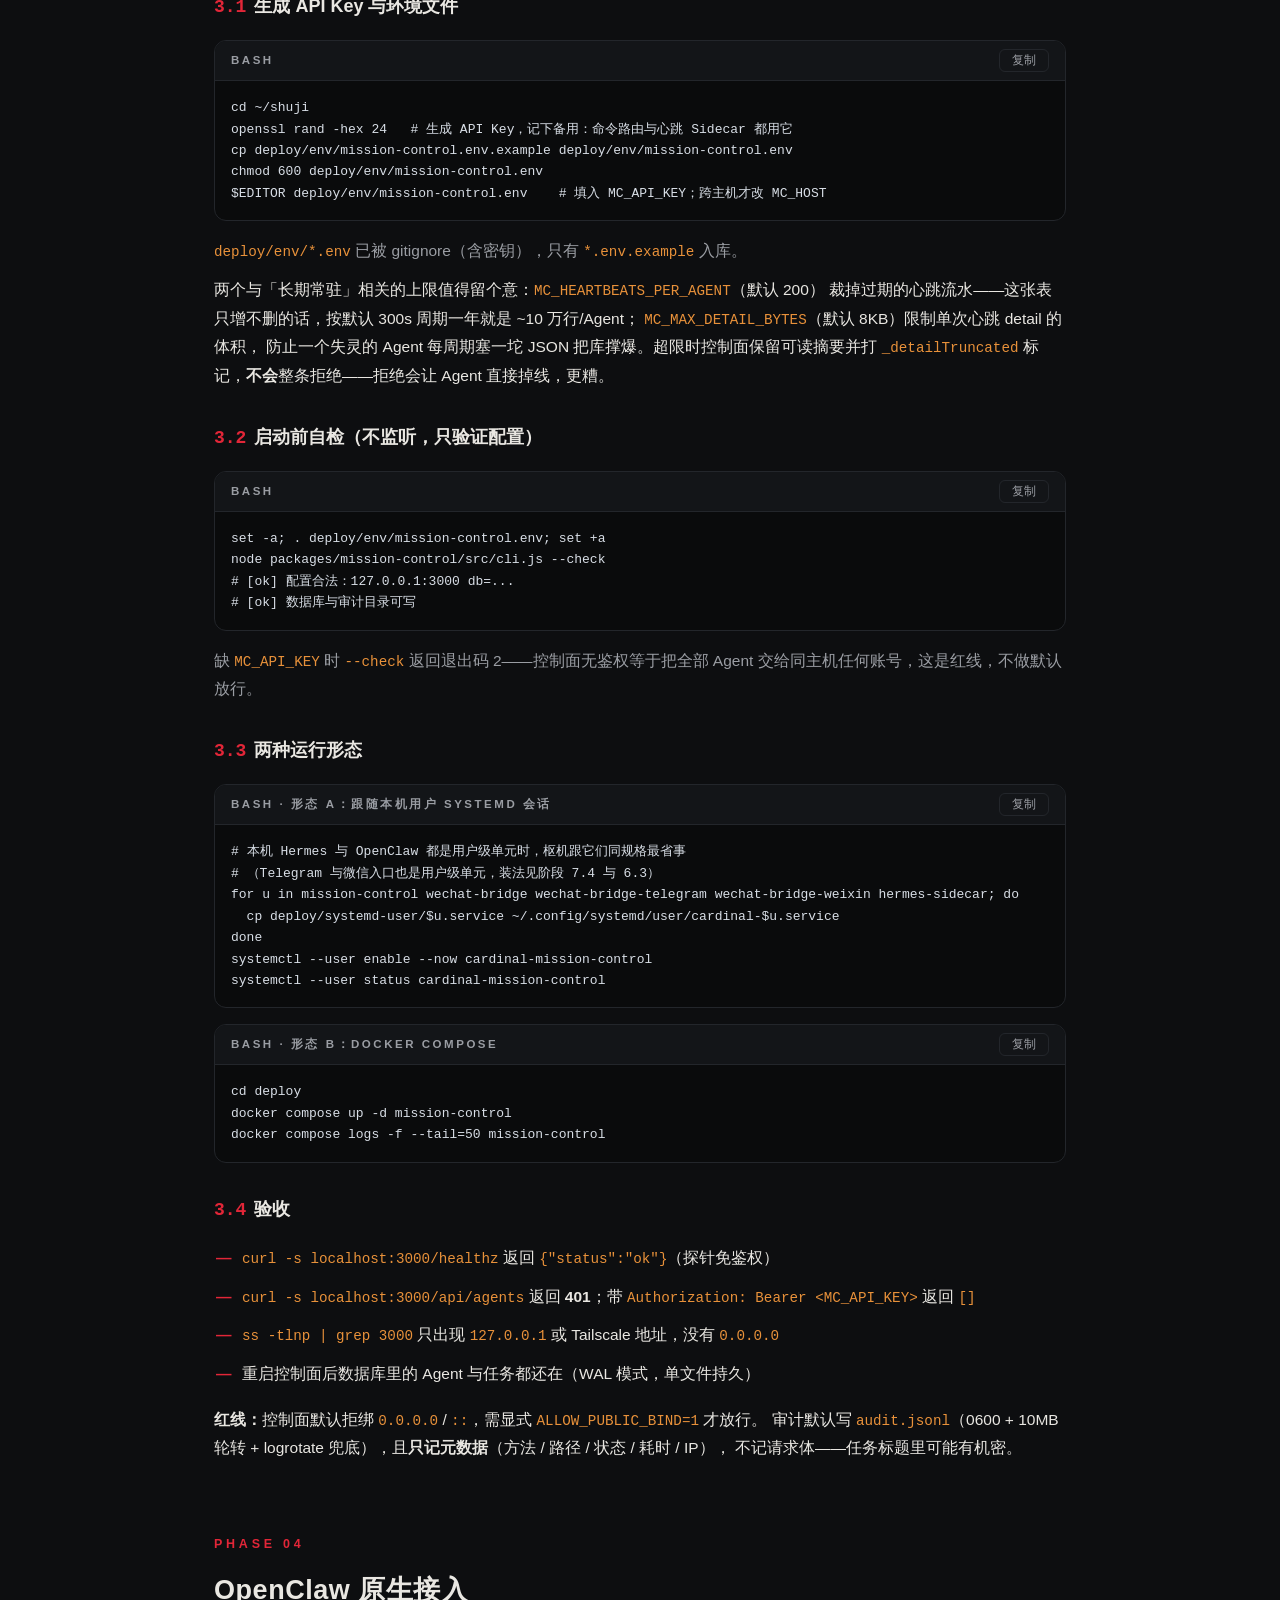
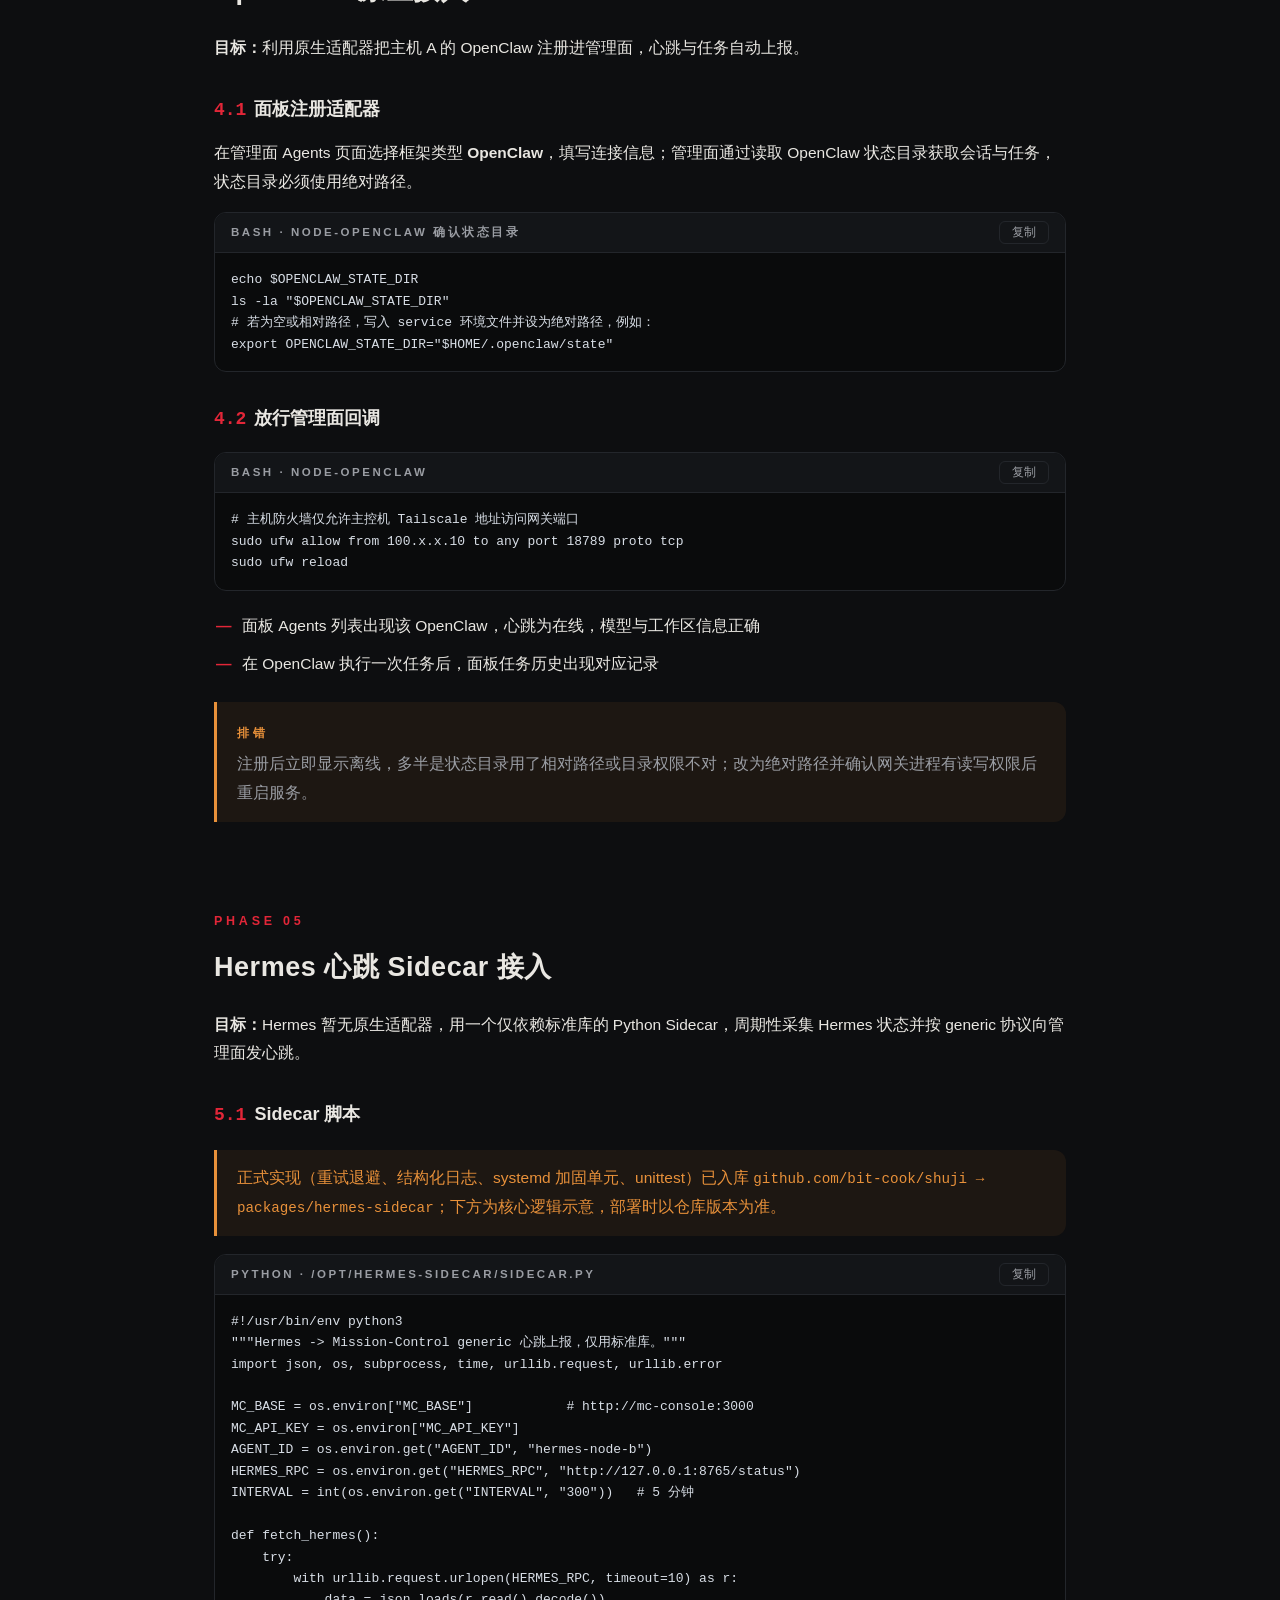
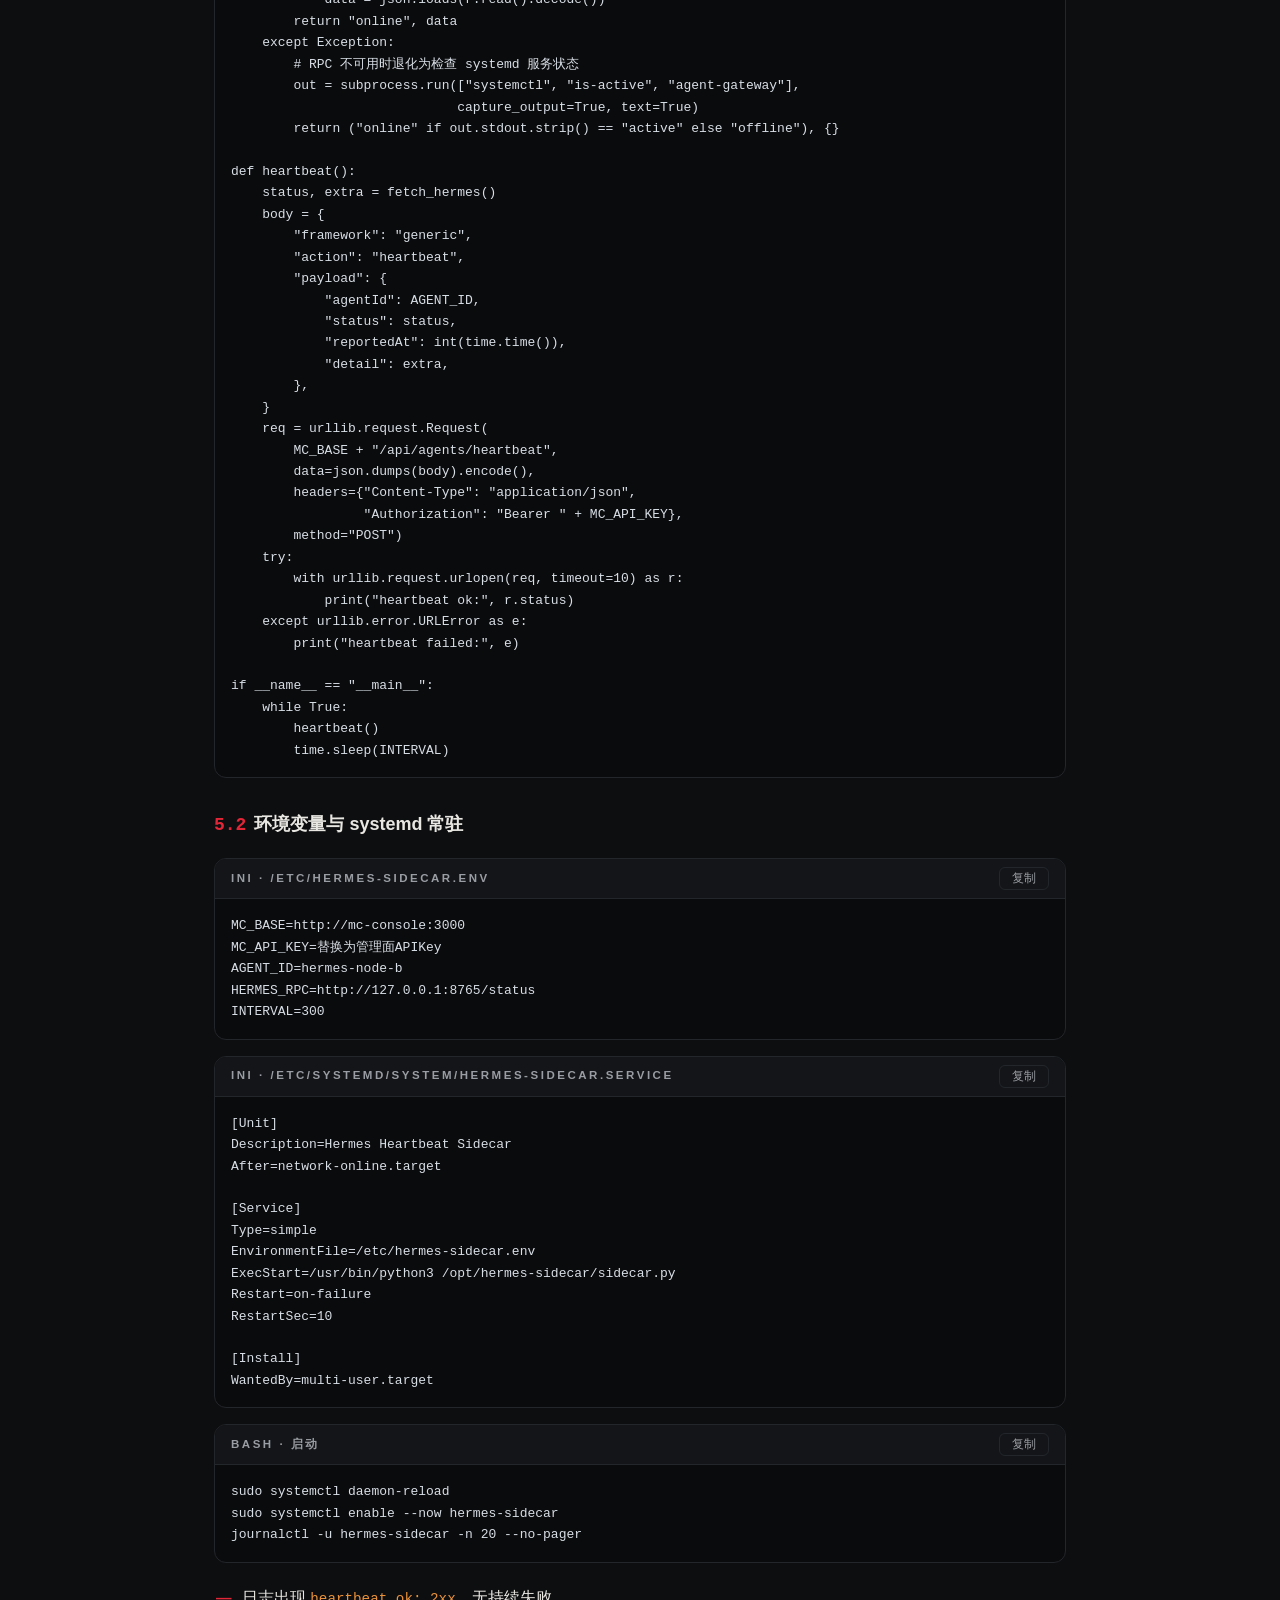
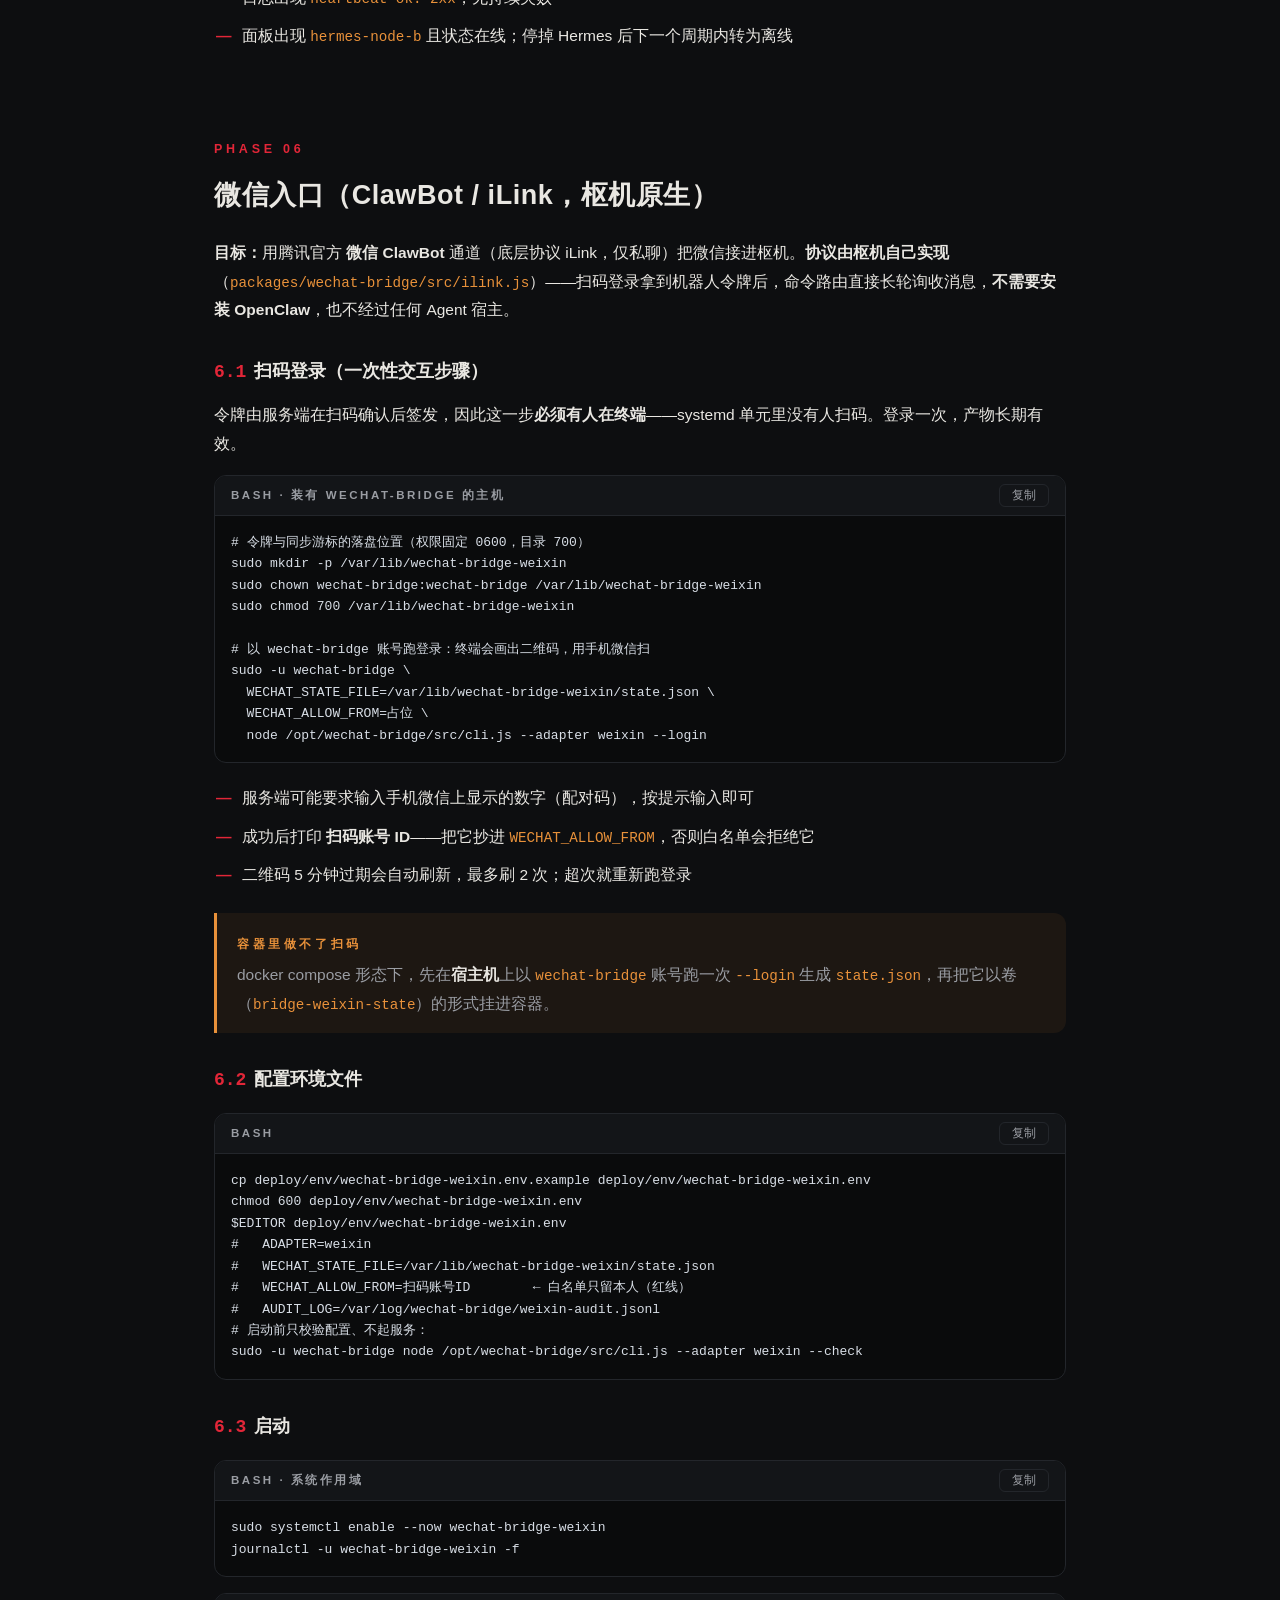
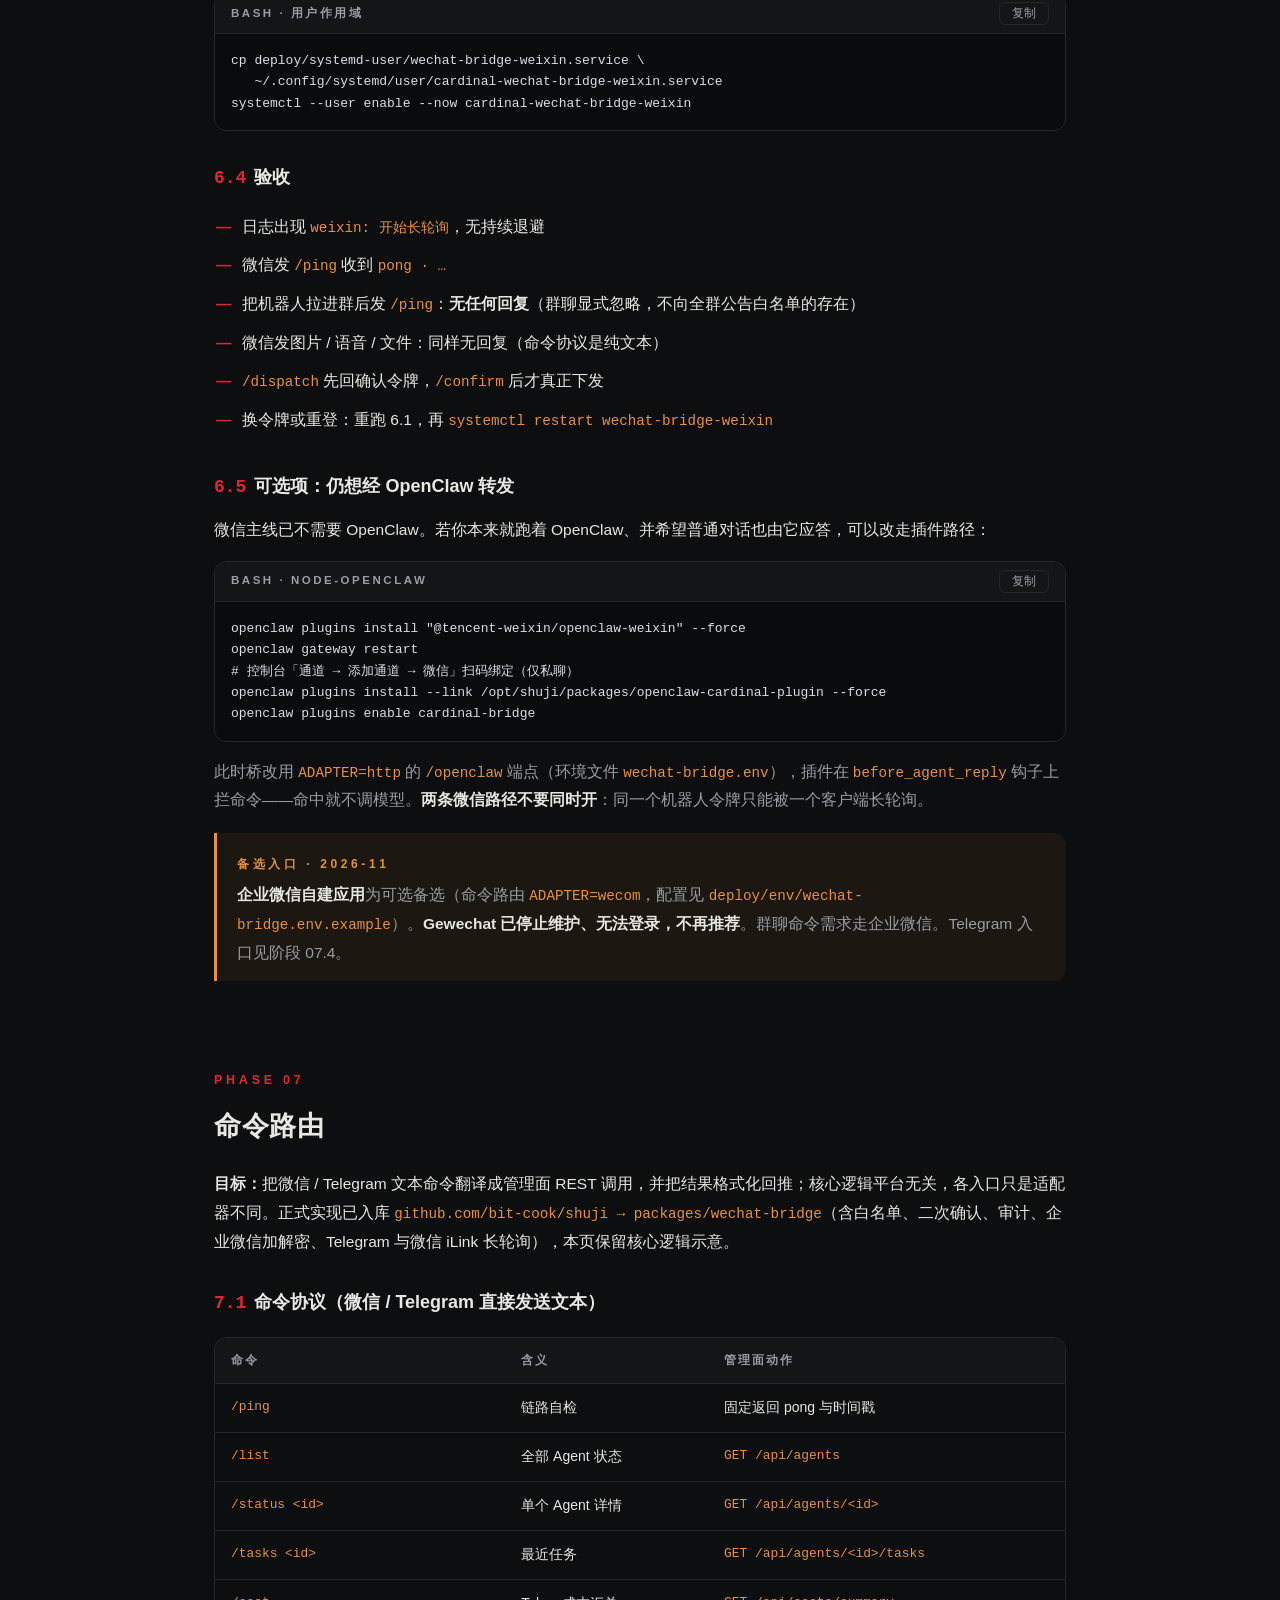
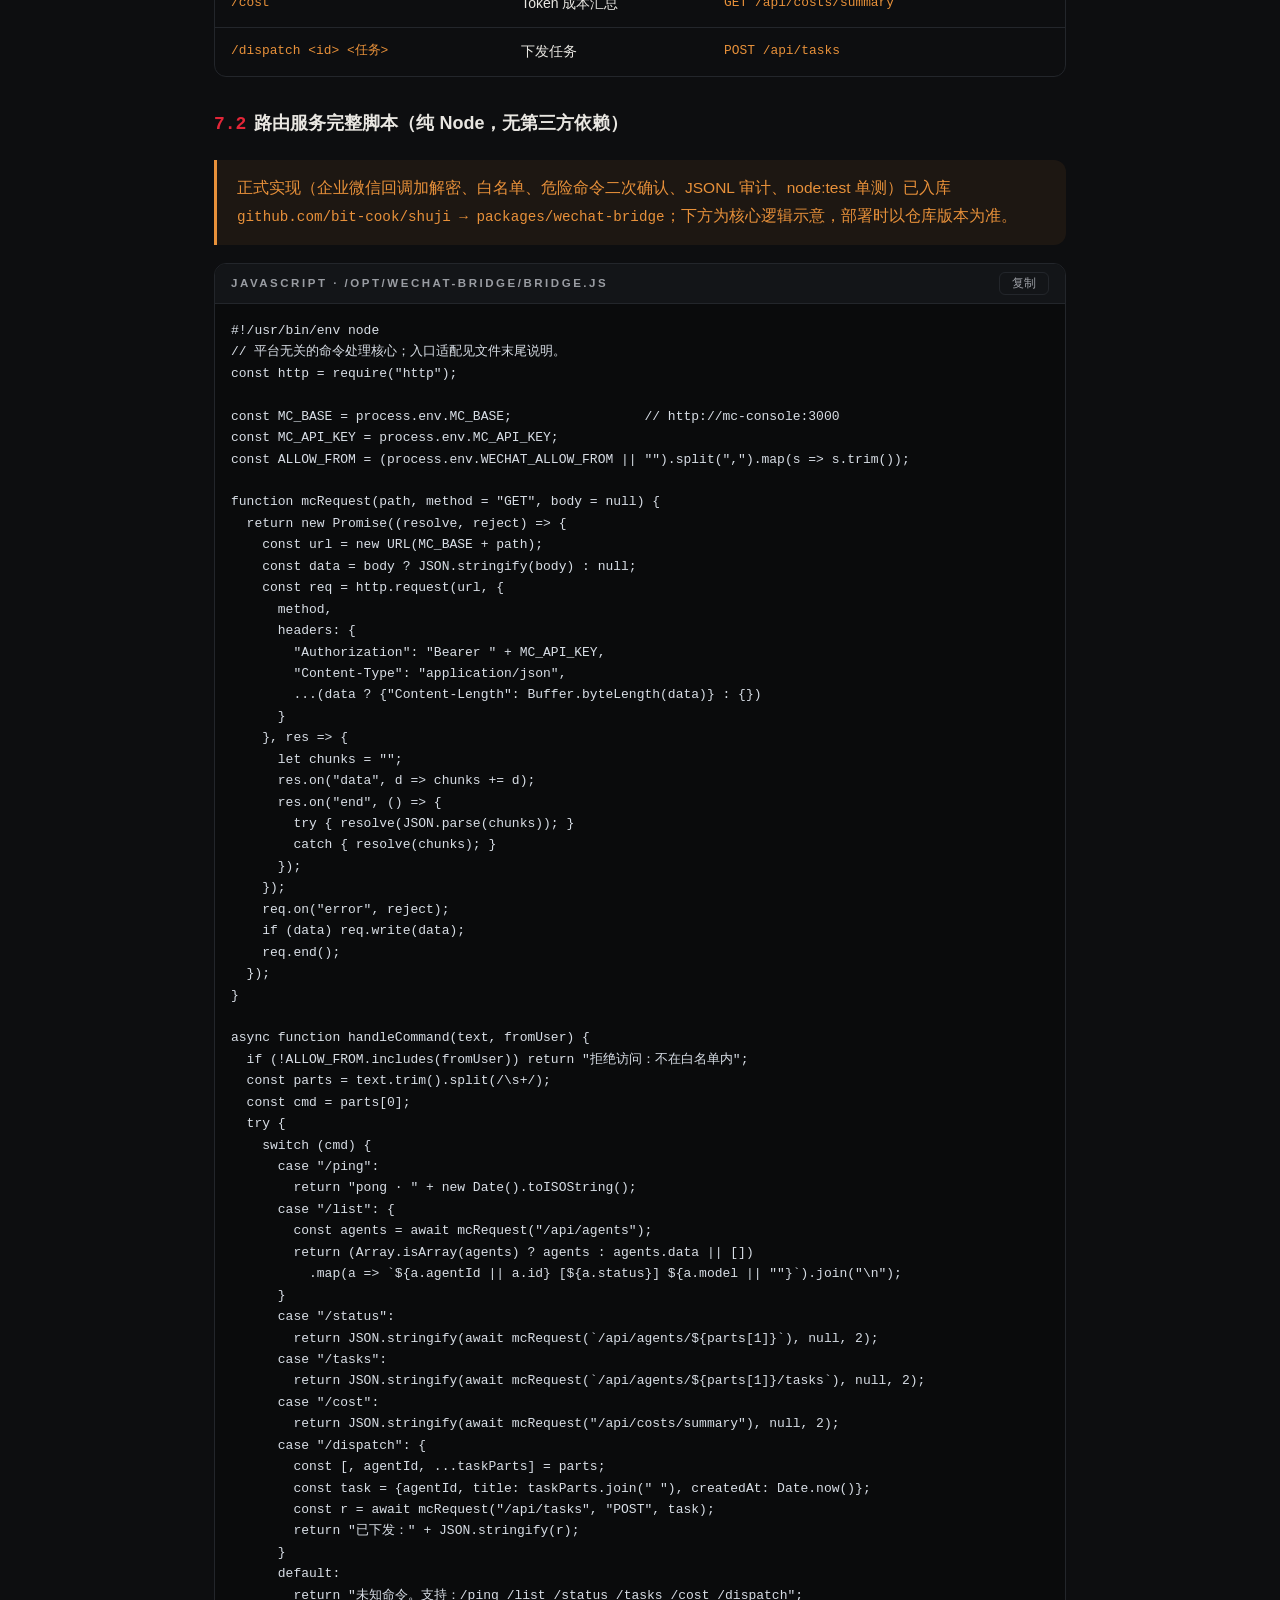
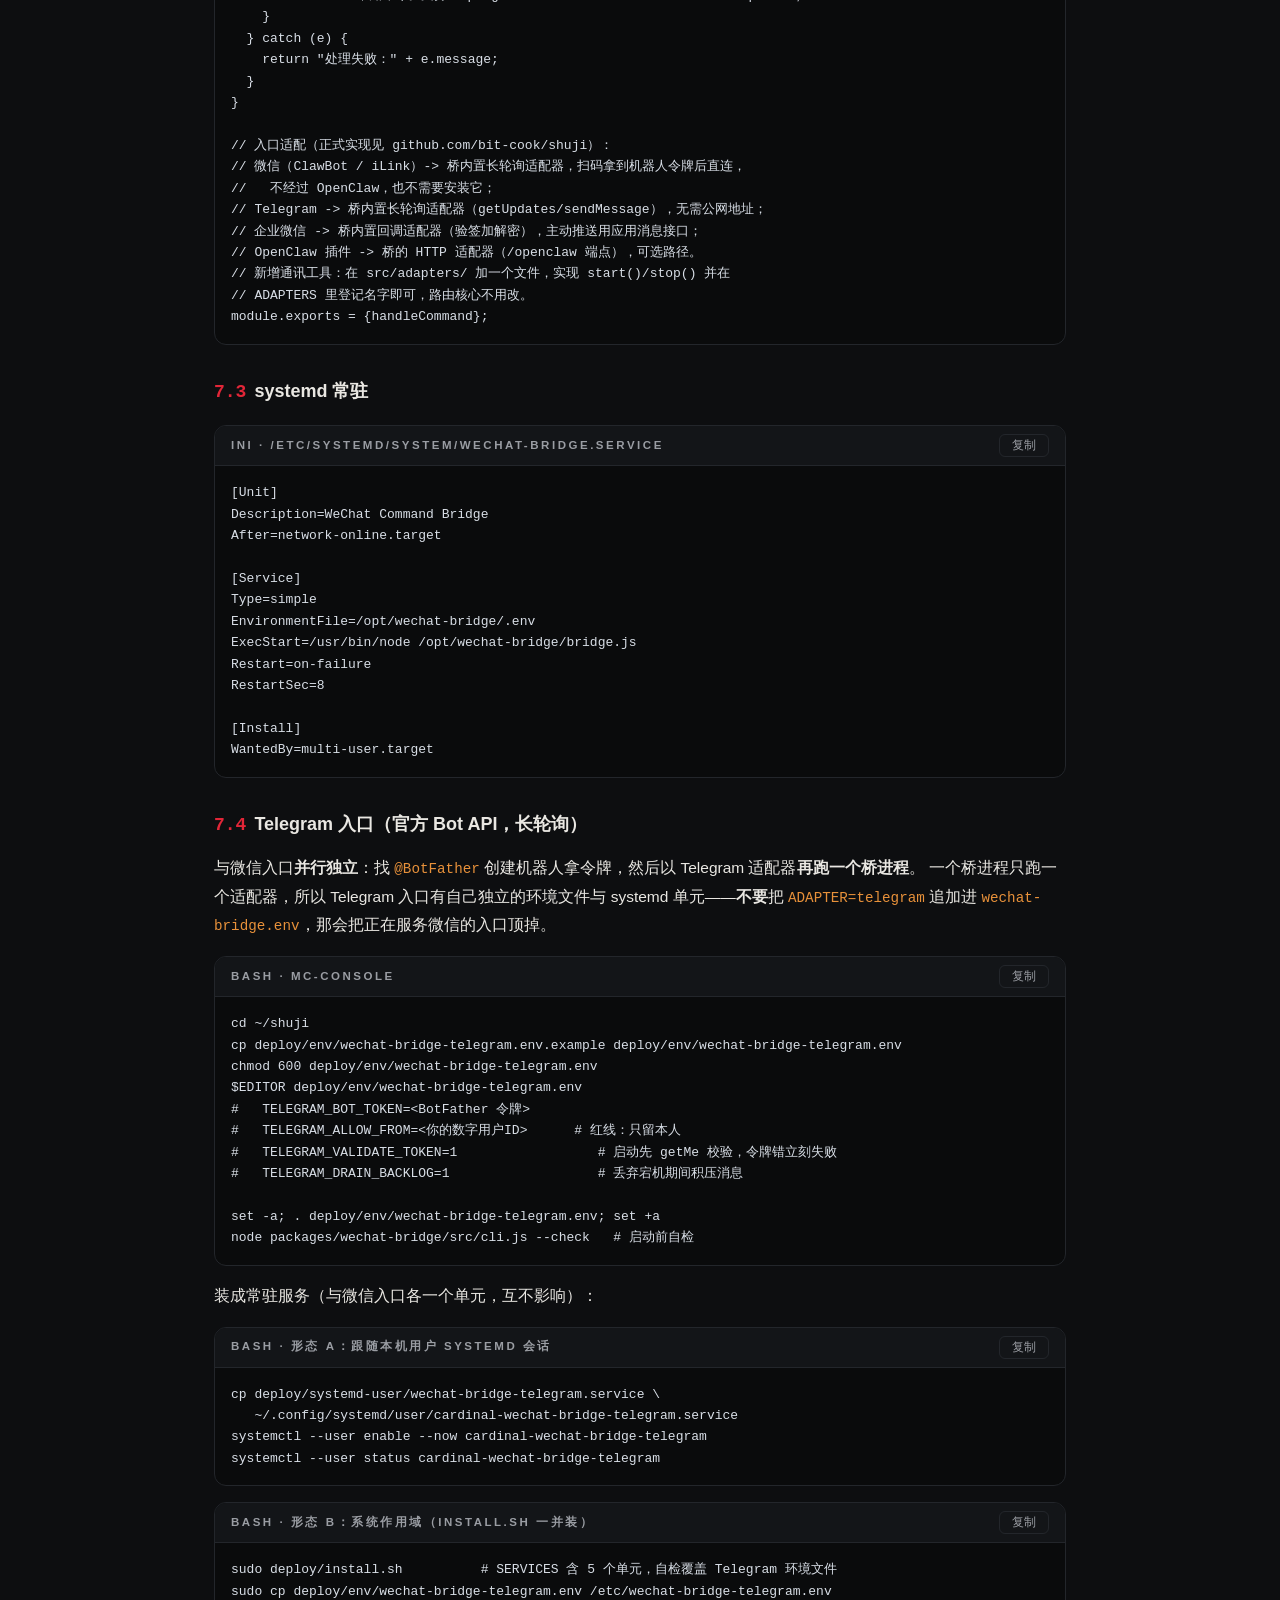
<file: docs/runbook.html>
<!doctype html>
<html lang="zh-CN">
<head>
<meta charset="utf-8">
<meta name="viewport" content="width=device-width, initial-scale=1">
<title>多 Agent 舰队部署手册 — Cardinal · 枢机</title>
<meta name="description" content="Agenos 部署手册：快速开始 5 步跑通最小链路，再按 11 个阶段（00–10）完成 Tailscale 组网、OpenClaw/Hermes 安装、Mission-Control 控制面、微信桥与命令路由、安全加固、端到端验收与回滚。">
<link rel="icon" type="image/svg+xml" href="../favicon.svg">
<link rel="stylesheet" href="docs.css">
</head>
<body>

<nav class="nav">
  <div class="bar">
    <a class="brand" href="../index.html"><img src="../favicon.svg" alt="">Cardinal<span class="zh">枢机</span></a>
    <span class="crumb">/ 文档 / <b>部署手册</b></span>
    <span class="sp"></span>
    <a class="item" href="index.html">文档中心</a>
    <a class="item" href="handover.html">交接文档</a>
    <a class="item on" href="runbook.html">部署手册</a>
    <a class="item" href="record.html">对话全记录</a>
    <a class="item" href="explained.html">项目详解</a>
  </div>
</nav>

<header class="hero wrap">
  <p class="kicker">Execute · 02</p>
  <h1>多 Agent 舰队部署手册</h1>
  <p class="sub">用最短路径先打通「微信 → 控制面 → 一台主机上的 Agent」，确认双向收发正常，再按阶段 00–10 做完整部署。每个阶段包含<b>目标、可复制的命令/配置、验收标准</b>。</p>
  <div class="toc">
    <a href="#qs">快速开始</a><a href="#s00">00 变量约定</a><a href="#s01">01 组网</a><a href="#s02">02 框架安装</a><a href="#s03">03 控制面</a><a href="#s04">04 OpenClaw 接入</a><a href="#s05">05 Hermes Sidecar</a><a href="#s06">06 微信入口</a><a href="#s07">07 命令路由</a><a href="#s075">07.5 网页面板</a><a href="#s08">08 安全加固</a><a href="#s09">09 端到端验收</a><a href="#s10">10 排查与回滚</a><a href="#appx">附录</a>
  </div>
</header>

<main class="wrap">

<section id="qs">
  <p class="phno">Quick Start</p>
  <h2>快速开始：5 步跑通最小链路</h2>
  <ol class="steps">
    <li><b>组网：</b>所有主机安装 Tailscale 并登录，确认能互相 ping 通（详见阶段 01）</li>
    <li><b>装一个 Agent：</b>在主机 A 装好 OpenClaw 并启动，确认本机控制台可访问（阶段 02）</li>
    <li><b>起控制面：</b>Docker 启动 Mission-Control，仅监听 Tailscale 网卡（阶段 03）</li>
    <li><b>接入口：</b>部署命令路由与入口适配（OpenClaw 插件 / Telegram），配好白名单 <span class="mono">allowFrom</span>（阶段 06、07）</li>
    <li><b>验证：</b>微信（或 Telegram）发送 <span class="mono">/list</span> 看到 Agent 在线，发送 <span class="mono">/ping</span> 收到回复，即跑通</li>
  </ol>
  <h3>快速通过标准</h3>
  <ul class="list">
    <li>微信 <span class="mono">/list</span> 能列出至少 1 个在线 Agent</li>
    <li>微信 <span class="mono">/ping</span> 收到控制面回复，延迟正常</li>
    <li>控制面端口不暴露公网，仅 Tailscale 可达</li>
  </ul>
</section>

<section id="s00">
  <p class="phno">Phase 00</p>
  <h2>变量约定</h2>
  <p><b>目标：</b>先把所有占位变量和主机角色定下来，后续命令直接替换，避免执行时临时猜测。</p>
  <h3><span class="idx">0.1</span>主机清单（按实际情况填写）</h3>
  <div class="tw"><table>
    <tr><th>角色</th><th>主机名（规划）</th><th>运行组件</th><th>系统</th><th>Tailscale IP</th></tr>
    <tr><td><b>主控机</b></td><td class="mono">mc-console</td><td>Mission-Control、命令路由、微信桥</td><td>Ubuntu 22.04+</td><td class="mono">100.x.x.10</td></tr>
    <tr><td><b>主机 A</b></td><td class="mono">node-openclaw</td><td>OpenClaw Gateway</td><td>Ubuntu/Debian</td><td class="mono">100.x.x.11</td></tr>
    <tr><td><b>主机 B</b></td><td class="mono">node-hermes</td><td>Hermes Agent + 心跳 Sidecar</td><td>Ubuntu/WSL2</td><td class="mono">100.x.x.12</td></tr>
    <tr><td><b>主机 C</b></td><td class="mono">node-extra</td><td>其他 CLI Agent</td><td>Linux</td><td class="mono">100.x.x.13</td></tr>
  </table></div>
  <h3><span class="idx">0.2</span>全局变量（执行前导出或逐处替换）</h3>
  <div class="code"><header><span class="lang">bash · 变量清单</span><button class="copybtn">复制</button></header>
<pre># 管理面（主控机）
MC_HOST="mc-console"                 # 主控机 Tailscale 主机名
MC_BASE="http://mc-console:3000"     # 管理面内网地址
MC_API_KEY="替换为强随机字符串"       # 管理面 API Key，openssl rand -hex 24 生成
MC_ADMIN_PASS="替换为强密码"          # 管理面登录密码

# 微信
WECOM_CORP_ID="企业微信企业ID"
WECOM_AGENT_ID="企业微信应用AgentId"
WECOM_SECRET="企业微信应用Secret"
WECHAT_ALLOW_FROM="你的微信用户ID"        # 命令白名单（微信经 OpenClaw 转发），只允许本人
BRIDGE_TOKEN="替换为强随机字符串"         # HTTP 端点 Bearer 令牌，OpenClaw 插件填同一个值
# ↓ Telegram 这两个填在它自己的环境文件 deploy/env/wechat-bridge-telegram.env 里
#   （一个桥进程只跑一个适配器，两个入口必须是两个进程、两份 env、两个单元）
TELEGRAM_ALLOW_FROM="你的数字用户ID"      # 命令白名单（Telegram），与上面二选一或并存
TELEGRAM_BOT_TOKEN="BotFather 令牌"       # Telegram 入口（ADAPTER=telegram）

# 路径
MC_DATA_DIR="/opt/mission-control/data"
BRIDGE_DIR="/opt/wechat-bridge"</pre></div>
  <p class="dim">所有密钥只通过环境变量或受控配置文件注入，禁止写进会被打包发布的文件；本手册中的命令默认以具备 sudo 权限的普通用户执行。</p>
</section>

<section id="s01">
  <p class="phno">Phase 01</p>
  <h2>Tailscale 组网</h2>
  <p><b>目标：</b>让所有主机在同一加密内网里互相可达，后续管理流量全部走内网，主机不向公网开放端口。</p>
  <h3><span class="idx">1.1</span>每台主机安装并登录</h3>
  <div class="code"><header><span class="lang">bash · 所有主机执行</span><button class="copybtn">复制</button></header>
<pre>curl -fsSL https://tailscale.com/install.sh | sh
sudo tailscale up --hostname=按0.1规划的主机名 --ssh
# 打开输出的授权 URL，用同一 Tailscale 账号登录</pre></div>
  <h3><span class="idx">1.2</span>开启 MagicDNS 与固定主机名</h3>
  <p>在 Tailscale 管理后台 DNS 页面启用 MagicDNS；之后可直接用 <span class="mono">mc-console、node-openclaw</span> 这类主机名互访，无需记 IP。</p>
  <h3><span class="idx">1.3</span>连通性测试（在主控机上）</h3>
  <div class="code"><header><span class="lang">bash · 主控机</span><button class="copybtn">复制</button></header>
<pre>tailscale status
ping -c 2 node-openclaw
ping -c 2 node-hermes</pre></div>
  <ul class="list">
    <li><span class="mono">tailscale status</span> 能看到全部主机且无离线节点</li>
    <li>主控机 ping 通每台节点主机名，延迟正常</li>
  </ul>
</section>

<section id="s02">
  <p class="phno">Phase 02</p>
  <h2>安装 OpenClaw 与 Hermes 本体</h2>
  <p><b>目标：</b>在对应主机上把两个框架装好并以系统服务常驻，重启后自动拉起。</p>
  <h3><span class="idx">2.1</span>主机 A：安装 OpenClaw</h3>
  <div class="code"><header><span class="lang">bash · node-openclaw</span><button class="copybtn">复制</button></header>
<pre>curl -fsSL --proto '=https' --tlsv1.2 https://openclaw.ai/install.sh | bash
openclaw onboard          # 按向导完成初始化与模型配置
openclaw gateway start</pre></div>
  <p class="dim">源码方式：<span class="mono">git clone https://github.com/openclaw/openclaw.git</span>，随后 <span class="mono">pnpm install &amp;&amp; pnpm build &amp;&amp; pnpm ui:build</span>。</p>
  <h3><span class="idx">2.2</span>主机 B：安装 Hermes Agent</h3>
  <div class="code"><header><span class="lang">bash · node-hermes</span><button class="copybtn">复制</button></header>
<pre>curl -fsSL https://raw.githubusercontent.com/NousResearch/hermes-agent/main/scripts/install.sh | bash
hermes setup              # 配置模型 Provider 与工作目录
hermes gateway status</pre></div>
  <h3><span class="idx">2.3</span>配置 systemd 常驻（两台分别执行）</h3>
  <div class="code"><header><span class="lang">ini · /etc/systemd/system/agent-gateway.service</span><button class="copybtn">复制</button></header>
<pre>[Unit]
Description=Agent Gateway
After=network-online.target

[Service]
Type=simple
ExecStart=/usr/local/bin/openclaw gateway start  # Hermes 主机改为 hermes gateway start 的绝对路径
Restart=on-failure
RestartSec=5
User=%u

[Install]
WantedBy=multi-user.target</pre></div>
  <div class="code"><header><span class="lang">bash · 启用服务</span><button class="copybtn">复制</button></header>
<pre>sudo systemctl daemon-reload
sudo systemctl enable --now agent-gateway
systemctl status agent-gateway</pre></div>
  <ul class="list">
    <li>两个网关进程均为 <span class="mono">active (running)</span>，且 <span class="mono">enable</span> 已设置开机自启</li>
    <li>各自 CLI 可正常对话，OpenClaw 控制台默认 <span class="mono">http://127.0.0.1:18789</span></li>
  </ul>
</section>

<section id="s03">
  <p class="phno">Phase 03</p>
  <h2>部署 Mission-Control 控制面（枢机自研）</h2>
  <p><b>目标：</b>在主控机跑起控制面，数据持久化到 SQLite，仅通过 Tailscale 内网或回环访问。
  控制面与命令路由同仓库（<span class="mono">bit-cook/shuji</span> 的 <span class="mono">packages/mission-control</span>），
  Node 仅标准库 + <span class="mono">node:sqlite</span>，需要 Node 22.5+（推荐 24，24 起无需实验 flag）。</p>
  <h3><span class="idx">3.1</span>生成 API Key 与环境文件</h3>
  <div class="code"><header><span class="lang">bash</span><button class="copybtn">复制</button></header><pre>cd ~/shuji
openssl rand -hex 24   # 生成 API Key，记下备用：命令路由与心跳 Sidecar 都用它
cp deploy/env/mission-control.env.example deploy/env/mission-control.env
chmod 600 deploy/env/mission-control.env
$EDITOR deploy/env/mission-control.env    # 填入 MC_API_KEY；跨主机才改 MC_HOST</pre></div>
  <p class="dim"><span class="mono">deploy/env/*.env</span> 已被 gitignore（含密钥），只有 <span class="mono">*.env.example</span> 入库。</p>
  <p>两个与「长期常驻」相关的上限值得留个意：<span class="mono">MC_HEARTBEATS_PER_AGENT</span>（默认 200）
  裁掉过期的心跳流水——这张表只增不删的话，按默认 300s 周期一年就是 ~10 万行/Agent；
  <span class="mono">MC_MAX_DETAIL_BYTES</span>（默认 8KB）限制单次心跳 detail 的体积，
  防止一个失灵的 Agent 每周期塞一坨 JSON 把库撑爆。超限时控制面保留可读摘要并打
  <span class="mono">_detailTruncated</span> 标记，<b>不会</b>整条拒绝——拒绝会让 Agent 直接掉线，更糟。</p>
  <h3><span class="idx">3.2</span>启动前自检（不监听，只验证配置）</h3>
  <div class="code"><header><span class="lang">bash</span><button class="copybtn">复制</button></header><pre>set -a; . deploy/env/mission-control.env; set +a
node packages/mission-control/src/cli.js --check
# [ok] 配置合法：127.0.0.1:3000 db=...
# [ok] 数据库与审计目录可写</pre></div>
  <p class="dim">缺 <span class="mono">MC_API_KEY</span> 时 <span class="mono">--check</span> 返回退出码 2——控制面无鉴权等于把全部 Agent 交给同主机任何账号，这是红线，不做默认放行。</p>
  <h3><span class="idx">3.3</span>两种运行形态</h3>
  <div class="code"><header><span class="lang">bash · 形态 A：跟随本机用户 systemd 会话</span><button class="copybtn">复制</button></header><pre># 本机 Hermes 与 OpenClaw 都是用户级单元时，枢机跟它们同规格最省事
# （Telegram 与微信入口也是用户级单元，装法见阶段 7.4 与 6.3）
for u in mission-control wechat-bridge wechat-bridge-telegram wechat-bridge-weixin hermes-sidecar; do
  cp deploy/systemd-user/$u.service ~/.config/systemd/user/cardinal-$u.service
done
systemctl --user enable --now cardinal-mission-control
systemctl --user status cardinal-mission-control</pre></div>
  <div class="code"><header><span class="lang">bash · 形态 B：Docker Compose</span><button class="copybtn">复制</button></header><pre>cd deploy
docker compose up -d mission-control
docker compose logs -f --tail=50 mission-control</pre></div>
  <h3><span class="idx">3.4</span>验收</h3>
  <ul class="list">
    <li><span class="mono">curl -s localhost:3000/healthz</span> 返回 <span class="mono">{"status":"ok"}</span>（探针免鉴权）</li>
    <li><span class="mono">curl -s localhost:3000/api/agents</span> 返回 <b>401</b>；带 <span class="mono">Authorization: Bearer &lt;MC_API_KEY&gt;</span> 返回 <span class="mono">[]</span></li>
    <li><span class="mono">ss -tlnp | grep 3000</span> 只出现 <span class="mono">127.0.0.1</span> 或 Tailscale 地址，没有 <span class="mono">0.0.0.0</span></li>
    <li>重启控制面后数据库里的 Agent 与任务都还在（WAL 模式，单文件持久）</li>
  </ul>
  <div class="callout warn"><b>红线：</b>控制面默认拒绑 <span class="mono">0.0.0.0</span> / <span class="mono">::</span>，需显式 <span class="mono">ALLOW_PUBLIC_BIND=1</span> 才放行。
  审计默认写 <span class="mono">audit.jsonl</span>（0600 + 10MB 轮转 + logrotate 兜底），且<b>只记元数据</b>（方法 / 路径 / 状态 / 耗时 / IP），
  不记请求体——任务标题里可能有机密。</div>
</section>


<section id="s04">
  <p class="phno">Phase 04</p>
  <h2>OpenClaw 原生接入</h2>
  <p><b>目标：</b>利用原生适配器把主机 A 的 OpenClaw 注册进管理面，心跳与任务自动上报。</p>
  <h3><span class="idx">4.1</span>面板注册适配器</h3>
  <p>在管理面 Agents 页面选择框架类型 <b>OpenClaw</b>，填写连接信息；管理面通过读取 OpenClaw 状态目录获取会话与任务，状态目录必须使用绝对路径。</p>
  <div class="code"><header><span class="lang">bash · node-openclaw 确认状态目录</span><button class="copybtn">复制</button></header>
<pre>echo $OPENCLAW_STATE_DIR
ls -la "$OPENCLAW_STATE_DIR"
# 若为空或相对路径，写入 service 环境文件并设为绝对路径，例如：
export OPENCLAW_STATE_DIR="$HOME/.openclaw/state"</pre></div>
  <h3><span class="idx">4.2</span>放行管理面回调</h3>
  <div class="code"><header><span class="lang">bash · node-openclaw</span><button class="copybtn">复制</button></header>
<pre># 主机防火墙仅允许主控机 Tailscale 地址访问网关端口
sudo ufw allow from 100.x.x.10 to any port 18789 proto tcp
sudo ufw reload</pre></div>
  <ul class="list">
    <li>面板 Agents 列表出现该 OpenClaw，心跳为在线，模型与工作区信息正确</li>
    <li>在 OpenClaw 执行一次任务后，面板任务历史出现对应记录</li>
  </ul>
  <div class="note"><p class="lab">排错</p><p>注册后立即显示离线，多半是状态目录用了相对路径或目录权限不对；改为绝对路径并确认网关进程有读写权限后重启服务。</p></div>
</section>

<section id="s05">
  <p class="phno">Phase 05</p>
  <h2>Hermes 心跳 Sidecar 接入</h2>
  <p><b>目标：</b>Hermes 暂无原生适配器，用一个仅依赖标准库的 Python Sidecar，周期性采集 Hermes 状态并按 generic 协议向管理面发心跳。</p>
  <h3><span class="idx">5.1</span>Sidecar 脚本</h3>
  <p class="note" style="color:var(--amber)">正式实现（重试退避、结构化日志、systemd 加固单元、unittest）已入库 <span class="mono">github.com/bit-cook/shuji → packages/hermes-sidecar</span>；下方为核心逻辑示意，部署时以仓库版本为准。</p>
  <div class="code"><header><span class="lang">python · /opt/hermes-sidecar/sidecar.py</span><button class="copybtn">复制</button></header>
<pre>#!/usr/bin/env python3
"""Hermes -&gt; Mission-Control generic 心跳上报，仅用标准库。"""
import json, os, subprocess, time, urllib.request, urllib.error

MC_BASE = os.environ["MC_BASE"]            # http://mc-console:3000
MC_API_KEY = os.environ["MC_API_KEY"]
AGENT_ID = os.environ.get("AGENT_ID", "hermes-node-b")
HERMES_RPC = os.environ.get("HERMES_RPC", "http://127.0.0.1:8765/status")
INTERVAL = int(os.environ.get("INTERVAL", "300"))   # 5 分钟

def fetch_hermes():
    try:
        with urllib.request.urlopen(HERMES_RPC, timeout=10) as r:
            data = json.loads(r.read().decode())
        return "online", data
    except Exception:
        # RPC 不可用时退化为检查 systemd 服务状态
        out = subprocess.run(["systemctl", "is-active", "agent-gateway"],
                             capture_output=True, text=True)
        return ("online" if out.stdout.strip() == "active" else "offline"), {}

def heartbeat():
    status, extra = fetch_hermes()
    body = {
        "framework": "generic",
        "action": "heartbeat",
        "payload": {
            "agentId": AGENT_ID,
            "status": status,
            "reportedAt": int(time.time()),
            "detail": extra,
        },
    }
    req = urllib.request.Request(
        MC_BASE + "/api/agents/heartbeat",
        data=json.dumps(body).encode(),
        headers={"Content-Type": "application/json",
                 "Authorization": "Bearer " + MC_API_KEY},
        method="POST")
    try:
        with urllib.request.urlopen(req, timeout=10) as r:
            print("heartbeat ok:", r.status)
    except urllib.error.URLError as e:
        print("heartbeat failed:", e)

if __name__ == "__main__":
    while True:
        heartbeat()
        time.sleep(INTERVAL)</pre></div>
  <h3><span class="idx">5.2</span>环境变量与 systemd 常驻</h3>
  <div class="code"><header><span class="lang">ini · /etc/hermes-sidecar.env</span><button class="copybtn">复制</button></header>
<pre>MC_BASE=http://mc-console:3000
MC_API_KEY=替换为管理面APIKey
AGENT_ID=hermes-node-b
HERMES_RPC=http://127.0.0.1:8765/status
INTERVAL=300</pre></div>
  <div class="code"><header><span class="lang">ini · /etc/systemd/system/hermes-sidecar.service</span><button class="copybtn">复制</button></header>
<pre>[Unit]
Description=Hermes Heartbeat Sidecar
After=network-online.target

[Service]
Type=simple
EnvironmentFile=/etc/hermes-sidecar.env
ExecStart=/usr/bin/python3 /opt/hermes-sidecar/sidecar.py
Restart=on-failure
RestartSec=10

[Install]
WantedBy=multi-user.target</pre></div>
  <div class="code"><header><span class="lang">bash · 启动</span><button class="copybtn">复制</button></header>
<pre>sudo systemctl daemon-reload
sudo systemctl enable --now hermes-sidecar
journalctl -u hermes-sidecar -n 20 --no-pager</pre></div>
  <ul class="list">
    <li>日志出现 <span class="mono">heartbeat ok: 2xx</span>，无持续失败</li>
    <li>面板出现 <span class="mono">hermes-node-b</span> 且状态在线；停掉 Hermes 后下一个周期内转为离线</li>
  </ul>
</section>

<section id="s06">
  <p class="phno">Phase 06</p>
  <h2>微信入口（ClawBot / iLink，枢机原生）</h2>
  <p><b>目标：</b>用腾讯官方 <b>微信 ClawBot</b> 通道（底层协议 iLink，仅私聊）把微信接进枢机。<b>协议由枢机自己实现</b>（<span class="mono">packages/wechat-bridge/src/ilink.js</span>）——扫码登录拿到机器人令牌后，命令路由直接长轮询收消息，<b>不需要安装 OpenClaw</b>，也不经过任何 Agent 宿主。</p>

  <h3><span class="idx">6.1</span>扫码登录（一次性交互步骤）</h3>
  <p>令牌由服务端在扫码确认后签发，因此这一步<b>必须有人在终端</b>——systemd 单元里没有人扫码。登录一次，产物长期有效。</p>
  <div class="code"><header><span class="lang">bash · 装有 wechat-bridge 的主机</span><button class="copybtn">复制</button></header>
<pre># 令牌与同步游标的落盘位置（权限固定 0600，目录 700）
sudo mkdir -p /var/lib/wechat-bridge-weixin
sudo chown wechat-bridge:wechat-bridge /var/lib/wechat-bridge-weixin
sudo chmod 700 /var/lib/wechat-bridge-weixin

# 以 wechat-bridge 账号跑登录：终端会画出二维码，用手机微信扫
sudo -u wechat-bridge \
  WECHAT_STATE_FILE=/var/lib/wechat-bridge-weixin/state.json \
  WECHAT_ALLOW_FROM=占位 \
  node /opt/wechat-bridge/src/cli.js --adapter weixin --login</pre></div>
  <ul class="list">
    <li>服务端可能要求输入手机微信上显示的数字（配对码），按提示输入即可</li>
    <li>成功后打印 <b>扫码账号 ID</b>——把它抄进 <span class="mono">WECHAT_ALLOW_FROM</span>，否则白名单会拒绝它</li>
    <li>二维码 5 分钟过期会自动刷新，最多刷 2 次；超次就重新跑登录</li>
  </ul>
  <div class="note">
    <p class="lab">容器里做不了扫码</p>
    <p>docker compose 形态下，先在<b>宿主机</b>上以 <span class="mono">wechat-bridge</span> 账号跑一次 <span class="mono">--login</span> 生成 <span class="mono">state.json</span>，再把它以卷（<span class="mono">bridge-weixin-state</span>）的形式挂进容器。</p>
  </div>

  <h3><span class="idx">6.2</span>配置环境文件</h3>
  <div class="code"><header><span class="lang">bash</span><button class="copybtn">复制</button></header>
<pre>cp deploy/env/wechat-bridge-weixin.env.example deploy/env/wechat-bridge-weixin.env
chmod 600 deploy/env/wechat-bridge-weixin.env
$EDITOR deploy/env/wechat-bridge-weixin.env
#   ADAPTER=weixin
#   WECHAT_STATE_FILE=/var/lib/wechat-bridge-weixin/state.json
#   WECHAT_ALLOW_FROM=扫码账号ID        ← 白名单只留本人（红线）
#   AUDIT_LOG=/var/log/wechat-bridge/weixin-audit.jsonl
# 启动前只校验配置、不起服务：
sudo -u wechat-bridge node /opt/wechat-bridge/src/cli.js --adapter weixin --check</pre></div>

  <h3><span class="idx">6.3</span>启动</h3>
  <div class="code"><header><span class="lang">bash · 系统作用域</span><button class="copybtn">复制</button></header>
<pre>sudo systemctl enable --now wechat-bridge-weixin
journalctl -u wechat-bridge-weixin -f</pre></div>
  <div class="code"><header><span class="lang">bash · 用户作用域</span><button class="copybtn">复制</button></header>
<pre>cp deploy/systemd-user/wechat-bridge-weixin.service \
   ~/.config/systemd/user/cardinal-wechat-bridge-weixin.service
systemctl --user enable --now cardinal-wechat-bridge-weixin</pre></div>

  <h3><span class="idx">6.4</span>验收</h3>
  <ul class="list">
    <li>日志出现 <span class="mono">weixin: 开始长轮询</span>，无持续退避</li>
    <li>微信发 <span class="mono">/ping</span> 收到 <span class="mono">pong · …</span></li>
    <li>把机器人拉进群后发 <span class="mono">/ping</span>：<b>无任何回复</b>（群聊显式忽略，不向全群公告白名单的存在）</li>
    <li>微信发图片 / 语音 / 文件：同样无回复（命令协议是纯文本）</li>
    <li><span class="mono">/dispatch</span> 先回确认令牌，<span class="mono">/confirm</span> 后才真正下发</li>
    <li>换令牌或重登：重跑 6.1，再 <span class="mono">systemctl restart wechat-bridge-weixin</span></li>
  </ul>

  <h3><span class="idx">6.5</span>可选项：仍想经 OpenClaw 转发</h3>
  <p>微信主线已不需要 OpenClaw。若你本来就跑着 OpenClaw、并希望普通对话也由它应答，可以改走插件路径：</p>
  <div class="code"><header><span class="lang">bash · node-openclaw</span><button class="copybtn">复制</button></header>
<pre>openclaw plugins install "@tencent-weixin/openclaw-weixin" --force
openclaw gateway restart
# 控制台「通道 → 添加通道 → 微信」扫码绑定（仅私聊）
openclaw plugins install --link /opt/shuji/packages/openclaw-cardinal-plugin --force
openclaw plugins enable cardinal-bridge</pre></div>
  <p class="dim">此时桥改用 <span class="mono">ADAPTER=http</span> 的 <span class="mono">/openclaw</span> 端点（环境文件 <span class="mono">wechat-bridge.env</span>），插件在 <span class="mono">before_agent_reply</span> 钩子上拦命令——命中就不调模型。<b>两条微信路径不要同时开</b>：同一个机器人令牌只能被一个客户端长轮询。</p>

  <div class="note">
    <p class="lab">备选入口 · 2026-11</p>
    <p><b>企业微信自建应用</b>为可选备选（命令路由 <span class="mono">ADAPTER=wecom</span>，配置见 <span class="mono">deploy/env/wechat-bridge.env.example</span>）。<b>Gewechat 已停止维护、无法登录，不再推荐</b>。群聊命令需求走企业微信。Telegram 入口见阶段 07.4。</p>
  </div>
</section>

<section id="s07">
  <p class="phno">Phase 07</p>
  <h2>命令路由</h2>
  <p><b>目标：</b>把微信 / Telegram 文本命令翻译成管理面 REST 调用，并把结果格式化回推；核心逻辑平台无关，各入口只是适配器不同。正式实现已入库 <span class="mono">github.com/bit-cook/shuji → packages/wechat-bridge</span>（含白名单、二次确认、审计、企业微信加解密、Telegram 与微信 iLink 长轮询），本页保留核心逻辑示意。</p>
  <h3><span class="idx">7.1</span>命令协议（微信 / Telegram 直接发送文本）</h3>
  <div class="tw"><table>
    <tr><th>命令</th><th>含义</th><th>管理面动作</th></tr>
    <tr><td class="mono">/ping</td><td>链路自检</td><td>固定返回 pong 与时间戳</td></tr>
    <tr><td class="mono">/list</td><td>全部 Agent 状态</td><td class="mono">GET /api/agents</td></tr>
    <tr><td class="mono">/status &lt;id&gt;</td><td>单个 Agent 详情</td><td class="mono">GET /api/agents/&lt;id&gt;</td></tr>
    <tr><td class="mono">/tasks &lt;id&gt;</td><td>最近任务</td><td class="mono">GET /api/agents/&lt;id&gt;/tasks</td></tr>
    <tr><td class="mono">/cost</td><td>Token 成本汇总</td><td class="mono">GET /api/costs/summary</td></tr>
    <tr><td class="mono">/dispatch &lt;id&gt; &lt;任务&gt;</td><td>下发任务</td><td class="mono">POST /api/tasks</td></tr>
  </table></div>
  <h3><span class="idx">7.2</span>路由服务完整脚本（纯 Node，无第三方依赖）</h3>
  <p class="note" style="color:var(--amber)">正式实现（企业微信回调加解密、白名单、危险命令二次确认、JSONL 审计、node:test 单测）已入库 <span class="mono">github.com/bit-cook/shuji → packages/wechat-bridge</span>；下方为核心逻辑示意，部署时以仓库版本为准。</p>
  <div class="code"><header><span class="lang">javascript · /opt/wechat-bridge/bridge.js</span><button class="copybtn">复制</button></header>
<pre>#!/usr/bin/env node
// 平台无关的命令处理核心；入口适配见文件末尾说明。
const http = require("http");

const MC_BASE = process.env.MC_BASE;                 // http://mc-console:3000
const MC_API_KEY = process.env.MC_API_KEY;
const ALLOW_FROM = (process.env.WECHAT_ALLOW_FROM || "").split(",").map(s =&gt; s.trim());

function mcRequest(path, method = "GET", body = null) {
  return new Promise((resolve, reject) =&gt; {
    const url = new URL(MC_BASE + path);
    const data = body ? JSON.stringify(body) : null;
    const req = http.request(url, {
      method,
      headers: {
        "Authorization": "Bearer " + MC_API_KEY,
        "Content-Type": "application/json",
        ...(data ? {"Content-Length": Buffer.byteLength(data)} : {})
      }
    }, res =&gt; {
      let chunks = "";
      res.on("data", d =&gt; chunks += d);
      res.on("end", () =&gt; {
        try { resolve(JSON.parse(chunks)); }
        catch { resolve(chunks); }
      });
    });
    req.on("error", reject);
    if (data) req.write(data);
    req.end();
  });
}

async function handleCommand(text, fromUser) {
  if (!ALLOW_FROM.includes(fromUser)) return "拒绝访问：不在白名单内";
  const parts = text.trim().split(/\s+/);
  const cmd = parts[0];
  try {
    switch (cmd) {
      case "/ping":
        return "pong · " + new Date().toISOString();
      case "/list": {
        const agents = await mcRequest("/api/agents");
        return (Array.isArray(agents) ? agents : agents.data || [])
          .map(a =&gt; `${a.agentId || a.id} [${a.status}] ${a.model || ""}`).join("\n");
      }
      case "/status":
        return JSON.stringify(await mcRequest(`/api/agents/${parts[1]}`), null, 2);
      case "/tasks":
        return JSON.stringify(await mcRequest(`/api/agents/${parts[1]}/tasks`), null, 2);
      case "/cost":
        return JSON.stringify(await mcRequest("/api/costs/summary"), null, 2);
      case "/dispatch": {
        const [, agentId, ...taskParts] = parts;
        const task = {agentId, title: taskParts.join(" "), createdAt: Date.now()};
        const r = await mcRequest("/api/tasks", "POST", task);
        return "已下发：" + JSON.stringify(r);
      }
      default:
        return "未知命令。支持：/ping /list /status /tasks /cost /dispatch";
    }
  } catch (e) {
    return "处理失败：" + e.message;
  }
}

// 入口适配（正式实现见 github.com/bit-cook/shuji）：
// 微信（ClawBot / iLink）-> 桥内置长轮询适配器，扫码拿到机器人令牌后直连，
//   不经过 OpenClaw，也不需要安装它；
// Telegram -> 桥内置长轮询适配器（getUpdates/sendMessage），无需公网地址；
// 企业微信 -> 桥内置回调适配器（验签加解密），主动推送用应用消息接口；
// OpenClaw 插件 -> 桥的 HTTP 适配器（/openclaw 端点），可选路径。
// 新增通讯工具：在 src/adapters/ 加一个文件，实现 start()/stop() 并在
// ADAPTERS 里登记名字即可，路由核心不用改。
module.exports = {handleCommand};</pre></div>
  <h3><span class="idx">7.3</span>systemd 常驻</h3>
  <div class="code"><header><span class="lang">ini · /etc/systemd/system/wechat-bridge.service</span><button class="copybtn">复制</button></header>
<pre>[Unit]
Description=WeChat Command Bridge
After=network-online.target

[Service]
Type=simple
EnvironmentFile=/opt/wechat-bridge/.env
ExecStart=/usr/bin/node /opt/wechat-bridge/bridge.js
Restart=on-failure
RestartSec=8

[Install]
WantedBy=multi-user.target</pre></div>
  <h3><span class="idx">7.4</span>Telegram 入口（官方 Bot API，长轮询）</h3>
  <p>与微信入口<b>并行独立</b>：找 <span class="mono">@BotFather</span> 创建机器人拿令牌，然后以 Telegram 适配器<b>再跑一个桥进程</b>。
  一个桥进程只跑一个适配器，所以 Telegram 入口有自己独立的环境文件与 systemd 单元——<b>不要</b>把 <span class="mono">ADAPTER=telegram</span> 追加进
  <span class="mono">wechat-bridge.env</span>，那会把正在服务微信的入口顶掉。</p>
  <div class="code"><header><span class="lang">bash · mc-console</span><button class="copybtn">复制</button></header>
<pre>cd ~/shuji
cp deploy/env/wechat-bridge-telegram.env.example deploy/env/wechat-bridge-telegram.env
chmod 600 deploy/env/wechat-bridge-telegram.env
$EDITOR deploy/env/wechat-bridge-telegram.env
#   TELEGRAM_BOT_TOKEN=&lt;BotFather 令牌&gt;
#   TELEGRAM_ALLOW_FROM=&lt;你的数字用户ID&gt;      # 红线：只留本人
#   TELEGRAM_VALIDATE_TOKEN=1                  # 启动先 getMe 校验，令牌错立刻失败
#   TELEGRAM_DRAIN_BACKLOG=1                   # 丢弃宕机期间积压消息

set -a; . deploy/env/wechat-bridge-telegram.env; set +a
node packages/wechat-bridge/src/cli.js --check   # 启动前自检</pre></div>
  <p>装成常驻服务（与微信入口各一个单元，互不影响）：</p>
  <div class="code"><header><span class="lang">bash · 形态 A：跟随本机用户 systemd 会话</span><button class="copybtn">复制</button></header><pre>cp deploy/systemd-user/wechat-bridge-telegram.service \
   ~/.config/systemd/user/cardinal-wechat-bridge-telegram.service
systemctl --user enable --now cardinal-wechat-bridge-telegram
systemctl --user status cardinal-wechat-bridge-telegram</pre></div>
  <div class="code"><header><span class="lang">bash · 形态 B：系统作用域（install.sh 一并装）</span><button class="copybtn">复制</button></header><pre>sudo deploy/install.sh          # SERVICES 含 5 个单元，自检覆盖 Telegram 环境文件
sudo cp deploy/env/wechat-bridge-telegram.env /etc/wechat-bridge-telegram.env
sudo chmod 600 /etc/wechat-bridge-telegram.env
sudo systemctl enable --now wechat-bridge-telegram</pre></div>
  <div class="code"><header><span class="lang">bash · 形态 C：Docker Compose</span><button class="copybtn">复制</button></header><pre>cd deploy &amp;&amp; docker compose up -d wechat-bridge-telegram</pre></div>
  <h3><span class="idx">7.4.1</span>不知道自己的数字用户 ID？让脚本认人</h3>
  <p>Telegram 的白名单要填<b>数字用户 ID</b>（不是 <span class="mono">@用户名</span>），肉眼不好找。跑下面这个脚本，给机器人随便发一句话，
  它会抓到第一个非机器人发送者、把 ID 写进 <span class="mono">TELEGRAM_ALLOW_FROM</span>、装并启动服务，再回一条确认消息：</p>
  <div class="code"><header><span class="lang">bash · mc-console</span><button class="copybtn">复制</button></header>
<pre>bash deploy/wait-telegram-sender.sh        # 默认等 1800 秒，可传自定义秒数
# [wait] 抓到发送者：{"user_id": 223969284, "username": "..., "text": "..."}
# [wait] 白名单已写入 user_id=223969284
# [wait] cardinal-wechat-bridge-telegram -&gt; active</pre></div>
  <p class="dim">令牌只从环境文件读（唯一来源），换机器人只改一处。<span class="mono">getUpdates</span> 与桥的长轮询互斥，所以发现阶段桥不能同时跑——脚本一抓到人就退出并把桥拉起来，之后的消息由桥自己接。<b>安全提示：这个脚本会把第一个给机器人发消息的人写进白名单，别在公网机器人上无人看管地跑。</b></p>
  <div class="callout warn"><b>红线：</b>白名单只留本人。<span class="mono">getUpdates</span> 拿到的第一个发送者就被当成「本人」，
  所以跑完脚本后核对一下 <span class="mono">deploy/env/wechat-bridge-telegram.env</span> 里的 ID 是不是你自己；
  发现不对就改回去并重启服务。</div>
  <p class="dim">长轮询只从内网出站连接 api.telegram.org，不监听任何端口、无需公网地址与回调，契合「不暴露公网」红线。</p>
  <ul class="list">
    <li>Telegram 发送 <span class="mono">/ping</span> 收到 pong；非白名单用户发消息被拒并在审计留痕</li>
    <li><span class="mono">/list</span> 能返回两个框架全部实例的在线状态</li>
    <li><span class="mono">/dispatch</span> 下发后，目标 Agent 面板出现对应任务</li>
    <li>三个入口<b>同时</b>可用：微信走 iLink 长轮询（<span class="mono">ADAPTER=weixin</span>）、Telegram 走长轮询（<span class="mono">ADAPTER=telegram</span>）、企业微信走回调（<span class="mono">ADAPTER=wecom</span>），各一个桥进程，互不抢占</li>
  </ul>
</section>

<section id="s075">
  <p class="phno">Phase 07.5</p>
  <h2>网页面板</h2>
  <p><b>目标：</b>在控制面同一个端口上看 Agent 状态、任务计数与 Token 成本。面板<b>只读</b>：全部数据来自 <span class="mono">/panel/api/snapshot</span> 一个接口，
  没有下发任务的写接口，也没有跨站请求伪造面。</p>
  <h3><span class="idx">7.5.1</span>登录与会话</h3>
  <p>面板页本身免登录即可加载，数据接口要会话。用 <span class="mono">MC_API_KEY</span> 换一个签名 Cookie：</p>
  <div class="code"><header><span class="lang">bash</span><button class="copybtn">复制</button></header>
<pre># 换会话 Cookie（一次性交换，不长期把 API Key 放进浏览器）
curl -s -c /tmp/panel.cookie -X POST http://127.0.0.1:3000/panel/login \
  -H 'Content-Type: application/json' -d '{"apiKey":"&lt;MC_API_KEY&gt;"}'
# 带 Cookie 读快照
curl -s -b /tmp/panel.cookie http://127.0.0.1:3000/panel/api/snapshot</pre></div>
  <ul class="list">
    <li>Cookie 值形如 <span class="mono">&lt;会话 ID&gt;.&lt;过期时间&gt;.&lt;HMAC-SHA256&gt;</span>，签名用 <span class="mono">MC_API_KEY</span> 算，改一个字节就失效</li>
    <li>属性为 <span class="mono">HttpOnly</span> + <span class="mono">SameSite=Strict</span>，JavaScript 读不到</li>
    <li>登录限流：同一来源 IP 每分钟 5 次，<b>限流期间正确的 Key 也一律拒绝</b></li>
    <li>默认 12 小时过期（<span class="mono">MC_PANEL_SESSION_TTL_MS</span>），<span class="mono">POST /panel/logout</span> 立即失效</li>
  </ul>
  <h3><span class="idx">7.5.2</span>配置与部署</h3>
  <div class="code"><header><span class="lang">bash · deploy/env/mission-control.env</span><button class="copybtn">复制</button></header>
<pre>MC_PANEL=1                    # 0 则 /panel 全部 404
MC_PANEL_SESSION_TTL_MS=43200000
MC_PANEL_LOGIN_PER_MIN=5</pre></div>
  <p class="dim">面板与 <span class="mono">/api/*</span> 共用一个监听端口，因此自动继承同一套约束：默认只绑 <span class="mono">127.0.0.1</span>（通配地址 <span class="mono">0.0.0.0</span> 需显式 <span class="mono">ALLOW_PUBLIC_BIND=1</span>）、
  每 IP 全局限流、登录成功与失败都写审计。单文件 HTML，零前端依赖，深浅色主题跟随系统并可手动覆盖。</p>
  <h3><span class="idx">7.5.4</span>从外网临时联调</h3>
  <p><span class="mono">MC_HOST</span> 可以填<b>逗号分隔的多个地址</b>，本机组件继续走回环、外部访问走公网网卡，两条路同时活着：</p>
  <div class="code"><header><span class="lang">bash · deploy/env/mission-control.env</span><button class="copybtn">复制</button></header>
<pre>MC_HOST=127.0.0.1,45.140.144.139      # 回环 + 本机公网网卡
sudo systemctl restart cardinal-mission-control   # 或 systemctl --user
# 启动日志会逐行打印：监听 http://127.0.0.1:3000 / http://45.140.144.139:3000</pre></div>
  <div class="callout warn"><b>只改一个地址会把本机组件掐断。</b>若把 <span class="mono">MC_HOST</span> 从 <span class="mono">127.0.0.1</span> 单独改成公网网卡，
  Sidecar 的心跳与两个桥的命令转发会立刻连接被拒，而控制面本身看起来<b>运行正常</b>——日志里只有对端的连接错误。
  所以外网联调要写成两个地址，而不是替换掉回环。测完把 <span class="mono">MC_HOST</span> 改回 <span class="mono">127.0.0.1</span> 并重启。</div>
  <h3><span class="idx">7.5.3</span>验收</h3>
  <ul class="list">
    <li>浏览器打开 <span class="mono">http://127.0.0.1:3000/panel</span>，输对 Key 后看到 Agent 磁贴、任务计数、成本汇总</li>
    <li><b>地址带不带尾斜杠都能用</b>（<span class="mono">/panel</span> 与 <span class="mono">/panel/</span> 等价）：面板端点全部是绝对路径，不会拼成 <span class="mono">/panel/panel/…</span></li>
    <li>不带 Cookie 直接请求 <span class="mono">/panel/api/snapshot</span> 返回 401；改 Cookie 一个字节同样 401</li>
    <li>面板上找不到任何「下发任务 / 重启 Agent」按钮——这是设计而非缺失</li>
    <li>连续 6 次输错 Key，第 6 次起连正确的 Key 也被拒，直到限流窗口过去</li>
    <li>报错文案与原因一一对应：401 才是「API Key 不正确」，429 是「尝试过于频繁」并给出等待秒数，不会把路径错误说成密钥错误</li>
  </ul>
</section>

<section id="s08">
  <p class="phno">Phase 08</p>
  <h2>安全加固</h2>
  <p><b>目标：</b>在正式使用前逐项关闭默认风险，所有条目可独立验证。</p>
  <ul class="list">
    <li>管理面默认密码与 API Key 全部更换为强随机值，不复用安装器生成值</li>
    <li>管理面与微信桥端口仅绑定 Tailscale 网卡或 127.0.0.1，公网不可达</li>
    <li>设置 <span class="mono">MC_ALLOWED_HOSTS</span> 白名单，防止 Host 头伪造</li>
    <li>微信命令白名单只保留本人 ID，危险操作（dispatch/restart）加二次确认</li>
    <li>各主机防火墙默认拒绝入站，仅放行 Tailscale 与明确授权的内网来源</li>
    <li>Sidecar 与 Bridge 使用最小权限专用账号运行，禁止 root 常驻</li>
    <li>密钥统一放 EnvironmentFile 并收紧权限（<span class="mono">chmod 600</span>），不入库不入镜像</li>
    <li>开启管理面审计日志，定期核对 MCP 调用与注入尝试记录</li>
    <li>主机开启自动安全更新，Tailscale 与各组件保持在受支持版本</li>
  </ul>
</section>

<section id="s09">
  <p class="phno">Phase 09</p>
  <h2>端到端验收</h2>
  <p><b>目标：</b>按下列用例从微信侧完整走一遍，全部通过才算交付完成；每条都给出预期结果。</p>
  <div class="tw"><table>
    <tr><th>编号</th><th>操作</th><th>预期结果</th><th>类型</th></tr>
    <tr><td class="mono">T1</td><td>微信发送 /ping</td><td>收到 pong 与时间戳</td><td>链路</td></tr>
    <tr><td class="mono">T2</td><td>非白名单账号发任意消息</td><td>返回拒绝访问，无命令执行</td><td>安全</td></tr>
    <tr><td class="mono">T3</td><td>发送 /list</td><td>列出全部实例，两个框架节点均在线</td><td>状态</td></tr>
    <tr><td class="mono">T4</td><td>手动停掉 Hermes 网关</td><td>一个心跳周期内面板与 /list 显示离线</td><td>告警</td></tr>
    <tr><td class="mono">T5</td><td>恢复 Hermes 后 /status hermes-node-b</td><td>状态恢复 online，详情可读</td><td>恢复</td></tr>
    <tr><td class="mono">T6</td><td>发送 /cost</td><td>返回 Token 成本汇总，数字非空</td><td>计量</td></tr>
    <tr><td class="mono">T7</td><td>/dispatch 给 OpenClaw 下发测试任务</td><td>面板出现任务，Agent 执行并可查结果</td><td>调度</td></tr>
    <tr><td class="mono">T8</td><td>主控机与节点分别重启</td><td>所有服务自动拉起，数据不丢失</td><td>韧性</td></tr>
    <tr><td class="mono">T9</td><td>Telegram 发 <span class="mono">/ping</span>；陌生人发任意消息</td><td>收到 pong；陌生人被拒绝访问</td><td>入口</td></tr>
    <tr><td class="mono">T10</td><td>查 <span class="mono">/var/log/wechat-bridge/audit.jsonl</span></td><td>每一步（含被拒）留痕；确认执行带原命令与通道；文件权限 0600</td><td>审计</td></tr>
    <tr><td class="mono">T11</td><td>不带 / 带错令牌调 <span class="mono">/openclaw</span></td><td>401；带对令牌 200</td><td>鉴权</td></tr>
    <tr><td class="mono">T12</td><td>重复确认同一令牌；换人确认</td><td>一次性消费；非发起人拒绝</td><td>安全</td></tr>
    <tr><td class="mono">T13</td><td>发超大请求体 / 中途断开连接</td><td>413 后服务照常，不崩</td><td>韧性</td></tr>
    <tr><td class="mono">T14</td><td>企业微信备份链路</td><td>加密消息进 → 加密回复出；伪造签名 400</td><td>备选</td></tr>
    <tr><td class="mono">T15</td><td>不带 / 带错令牌调控制面 <span class="mono">/api/agents</span></td><td>401；带对令牌 200；<span class="mono">/healthz</span> 免鉴权</td><td>鉴权</td></tr>
    <tr><td class="mono">T16</td><td>真 Sidecar 子进程心跳一次</td><td>控制面出现该 Agent，桥 <span class="mono">/list</span> 显示在线</td><td>状态</td></tr>
    <tr><td class="mono">T17</td><td><span class="mono">/status &lt;id&gt;</span></td><td>详情带来源（hermes-rpc）与会话数</td><td>状态</td></tr>
    <tr><td class="mono">T18</td><td><span class="mono">/dispatch</span> 给已注册 / 未注册 Agent</td><td>前者落库；后者提示「未找到 Agent」而不是暴露 404</td><td>调度</td></tr>
    <tr><td class="mono">T19</td><td>停掉心跳，等过一个 <span class="mono">MC_STALE_SEC</span></td><td><span class="mono">/list</span> 转 offline（不是最后一份心跳自称的 online）</td><td>告警</td></tr>
    <tr><td class="mono">T20</td><td>工人 <span class="mono">claim</span> 后 <span class="mono">complete</span> 带 tokens</td><td><span class="mono">/cost</span> 计入该用量</td><td>计量</td></tr>
    <tr><td class="mono">T21</td><td>重启命令路由后再查</td><td>Agent 与任务都还在（真 SQLite，不是内存）</td><td>韧性</td></tr>
    <tr><td class="mono">T22</td><td>查控制面审计文件</td><td>全量留痕，且不含 API Key</td><td>审计</td></tr>
    <tr><td class="mono">T23</td><td>微信（iLink）白名单用户发 <span class="mono">/ping</span>；陌生人发 <span class="mono">/list</span></td><td>前者收到 pong；后者收到拒绝访问</td><td>入口</td></tr>
    <tr><td class="mono">T24</td><td>微信把机器人拉进群后发命令；只发图片</td><td>均无任何回复；<span class="mono">getupdates</span> 的同步游标仍按服务端返回值回传</td><td>入口</td></tr>
    <tr><td class="mono">T25</td><td>浏览器登录面板；不带会话直接请求快照接口</td><td>登录后快照有真实 Agent 与成本；无会话 401</td><td>面板</td></tr>
    <tr><td class="mono">T26</td><td>改 Cookie 一个字节；拿 Bearer 冒充面板；在面板上找写操作</td><td>改动的 Cookie 401；Bearer 进不了面板；面板没有任何写接口</td><td>安全</td></tr>
  </table></div>
  <p class="dim">其中 T1–T14、T23–T26 可在无真实凭证下自动复跑：<span class="mono">node test/e2e.js</span>（mock 控制面 + mock Hermes RPC + mock Telegram + mock iLink + 真实 Sidecar 子进程 + 真实桥）。<br>
  T15–T22、T25–T26 另起一节打<b>真控制面</b>：<span class="mono">mission-control</span> 与 Sidecar 都以子进程运行（走真实 CLI 与环境变量解析），
  验证 Bearer 鉴权、心跳落库、dispatch、心跳超时纠偏、claim/complete 计量、<b>重启后持久化</b>、审计不含密钥，以及网页面板的会话边界。</p>
</section>

<section id="s10">
  <p class="phno">Phase 10</p>
  <h2>故障排查与回滚</h2>
  <p><b>目标：</b>常见问题按表定位；需要撤销时按回滚顺序操作，数据先备份再拆除。</p>
  <h3><span class="idx">10.1</span>故障排查表</h3>
  <div class="tw"><table>
    <tr><th>现象</th><th>可能原因</th><th>处理</th></tr>
    <tr><td>Agent 持续显示离线</td><td>心跳未到达：网络不通或服务未运行</td><td>查 sidecar 日志、ping 主控机、确认 systemd 状态</td></tr>
    <tr><td>Hermes 明明在跑，Sidecar 却报 offline</td><td><b>Hermes 是用户级 systemd 单元</b>（<span class="mono">~/.config/systemd/user/</span>）。在 root 下不带 <span class="mono">--user</span> 查 <span class="mono">systemctl is-active hermes-gateway.service</span> 会返回退出码 3「没有这个单元」，Sidecar 于是判离线</td><td>环境文件设 <span class="mono">SYSTEMD_UNIT=hermes-gateway.service</span> 与 <span class="mono">SYSTEMD_SCOPE=user</span>（或留 <span class="mono">auto</span>：遇「无此单元」自动改查 <span class="mono">--user</span>）；确认命令 <span class="mono">systemctl --user is-active hermes-gateway.service</span></td></tr>
    <tr><td>刚心跳成功，/list 却立刻显示离线</td><td>心跳报文 <span class="mono">reportedAt</span> 是<b>秒</b>（<span class="mono">int(time.time())</span>），控制面却拿它和 <span class="mono">Date.now()</span>（毫秒）比大小，差值天文数字 → 永远判超时</td><td>升级到 v0.4+：控制面按量级把秒换算成毫秒。自查：<span class="mono">curl /api/agents/&lt;id&gt;</span> 看 <span class="mono">lastSeenAt</span> 是否是 13 位毫秒</td></tr>
    <tr><td>Agent 显示在线但实际早已停机</td><td>面板直接采用 Agent 最后自报的状态，没有超时纠偏</td><td>控制面 <span class="mono">MC_STALE_SEC</span>（默认 900）内无新心跳即报 offline，并附 <span class="mono">reportedStatus</span> 与 <span class="mono">stale: true</span>；按心跳周期调整该值</td></tr>
    <tr><td>服务反复重启停不下来</td><td><span class="mono">StartLimitIntervalSec</span> / <span class="mono">StartLimitBurst</span> 写在了 <span class="mono">[Service]</span> 段——这两个键属于 <span class="mono">[Unit]</span>，写错位置会被静默忽略，重启上限一直是空转</td><td>v0.4+ 单元文件已移到 <span class="mono">[Unit]</span> 段；自查 <span class="mono">systemd-analyze verify &lt;unit&gt;</span> 应无 Unknown key 告警</td></tr>
    <tr><td>心跳返回 401/403</td><td>API Key 不一致或无权限</td><td>核对 EnvironmentFile 与管理面 Key；Sidecar 会以退出码 4 结束，<span class="mono">systemctl status hermes-sidecar</span> 可见 failed</td></tr>
    <tr><td>命令全部返回「拒绝访问」</td><td>白名单里的 ID 与通道实际 ID 不一致</td><td>看审计日志里的 <span class="mono">from</span> 字段，把它加进 <span class="mono">WECHAT_ALLOW_FROM</span> / <span class="mono">TELEGRAM_ALLOW_FROM</span></td></tr>
    <tr><td>Telegram 入口起来了，但每条命令都被拒</td><td><b>配了另一个入口的白名单、当前入口却是空的。</b>白名单取的是微信 + Telegram 的并集，而一个进程只跑一个适配器——微信消息到不了 Telegram 适配器，于是每个真实用户都被拒。服务是<b>正常启动</b>的，所以这种错特别难发现</td><td>v0.4+ <span class="mono">validateConfig</span> 会对这种组合给出警告；自查 <span class="mono">node packages/wechat-bridge/src/cli.js --check</span> 有没有「TELEGRAM_ALLOW_FROM 为空」告警</td></tr>
    <tr><td><span class="mono">systemctl enable --now wechat-bridge-telegram</span> 报单元不存在</td><td>install.sh 早年的「接下来」提示里有这个单元，但它从来没被安装过（提示与安装清单脱节）</td><td>v0.4+ 已修正：<span class="mono">SERVICES</span>（5 个单元）与 <span class="mono">COMPONENTS</span>（3 个落盘组件）分开，单元与环境文件自检都覆盖 Telegram 与微信入口</td></tr>
    <tr><td>compose 报「需要在 deploy/.env 里配置 TELEGRAM_BOT_TOKEN」，可 env 文件里明明有</td><td>compose 的 <span class="mono">environment</span> 优先级<b>高于</b> <span class="mono">env_file</span>。服务里若还写着 <span class="mono">TELEGRAM_BOT_TOKEN: ${TELEGRAM_BOT_TOKEN:?…}</span>，等于要求同一个密钥在两个地方各存一份</td><td>v0.4+ 已删掉该覆盖行，令牌只走 <span class="mono">deploy/env/wechat-bridge-telegram.env</span>；换机器人只改这一处</td></tr>
    <tr><td>服务起来了，但每条命令都被拒，日志里也没有原因</td><td>配置校验此前只存在于 <span class="mono">--check</span>，而 systemd / compose 起服务时没人会加那个参数。于是「telegram 适配器只配了微信白名单」会以正常启动的形式跑着，然后拒绝每一个真实用户</td><td>升级到 v0.5+：<span class="mono">createBridgeFromEnv</span> 启动前就跑校验，这类配置直接启动失败。自查 <span class="mono">node packages/wechat-bridge/src/cli.js --check</span></td></tr>
    <tr><td>机器人的回复发进了微信群 / 群聊里刷「拒绝访问」</td><td>Telegram 适配器此前不区分会话类型，机器人被拉进群后，群里每个成员的消息都会触发白名单拒绝，而回复发往 <span class="mono">msg.chat.id</span>——也就是群</td><td>v0.5+ 只接私聊（<span class="mono">chat.type === 'private'</span>）。群聊命令需求走企业微信入口</td></tr>
    <tr><td>数据库文件权限是 644，而同主机其他账号能进那个目录</td><td>目录级 750 是唯一一道防线，文件本身没收敛</td><td>v0.5+ 打开数据库时把 <span class="mono">.db</span> / <span class="mono">.db-wal</span> / <span class="mono">.db-shm</span> 都 chmod 0600。自查 <span class="mono">ls -l /var/lib/mission-control/</span></td></tr>
    <tr><td>内存缓慢上涨，重启就好</td><td>限流桶 Map 与计数器键表只插不删，而键是任意字符串（发送者 ID / 客户端 IP / 请求路径），陌生人就能影响</td><td>v0.5+ 两者都有界：限流桶带闲置清扫与硬上限（只丢已回满的桶，不清正在生效的限流），计数器键数超限归并到 <span class="mono">*other</span></td></tr>
    <tr><td>Telegram 审计文件涨到很大没人轮转</td><td>logrotate 只配了 <span class="mono">audit.jsonl</span> 单个文件，Telegram 入口的 <span class="mono">telegram-audit.jsonl</span> 不在管辖范围</td><td>v0.4+ 已改为 <span class="mono">/var/log/wechat-bridge/*.jsonl</span>；自查 <span class="mono">ls -l /var/log/wechat-bridge/</span></td></tr>
    <tr><td>插件调 /openclaw 返回 401</td><td>桥配了 <span class="mono">BRIDGE_TOKEN</span> 而插件 <span class="mono">cardinalToken</span> 没填或不同值</td><td>两边填同一个值后重载插件</td></tr>
    <tr><td>微信发消息无回应</td><td>回调失效/可信 IP 未配/白名单不匹配</td><td>检查企微回调与可信 IP、桥服务日志、用户 ID</td></tr>
    <tr><td>微信入口启动即失败，提示未登录</td><td>没跑过一次性扫码，或 <span class="mono">WECHAT_STATE_FILE</span> 指错 / 不是绝对路径</td><td>按阶段 6.1 重跑 <span class="mono">--adapter weixin --login</span>；<span class="mono">--check</span> 会明确报缺令牌还是缺文件</td></tr>
    <tr><td>微信扫码后一直没下文</td><td>服务端返回 <span class="mono">scaned_but_redirect</span>，要求把轮询切到 <span class="mono">redirect_host</span>，而桥还在原接入点上等</td><td>v0.6+ 已按该状态切接入点；若手工实现，必须跟随 <span class="mono">redirect_host</span>，否则扫描看起来像卡住</td></tr>
    <tr><td>微信能收命令，但重启桥后旧消息又被处理一遍</td><td><span class="mono">getupdates</span> 的同步游标没被持久化，桥拿空游标重来，服务端于是重放积压</td><td>v0.6+ 游标随状态文件一起落盘（0600，5 秒节流）；自查 <span class="mono">state.json</span> 里的 <span class="mono">getUpdatesBuf</span> 是否在推进</td></tr>
    <tr><td>面板打不开，全部 404</td><td><span class="mono">MC_PANEL=0</span> 或该版本没有面板</td><td>环境文件设 <span class="mono">MC_PANEL=1</span> 后重启控制面；<span class="mono">curl -s localhost:3000/panel</span> 应返回 HTML</td></tr>
    <tr><td>面板输对 Key 仍然 401</td><td>Cookie 被改、会话已过期，或该 IP 正被登录限流</td><td>换浏览器再登一次；限流窗口（每分钟 5 次）内正确的 Key 也会被拒，这是有意的</td></tr>
    <tr><td>面板能打开，但登录永远失败，且提示「API Key 不正确」</td><td>访问地址带了尾斜杠（<span class="mono">/panel/</span>），而前端用相对路径请求端点，于是打到 <span class="mono">/panel/panel/login</span> → 404；旧版把 404 也显示成密钥错误</td><td>升级到 v0.6.1+：面板端点全部改为绝对路径，且 401/429/503/其它状态码各有准确文案。自查 <span class="mono">curl -s http://127.0.0.1:3000/panel/ | grep -o "fetch('[^']*"</span> 应全部以 <span class="mono">/panel/</span> 开头</td></tr>
    <tr><td>OpenClaw 微信通道无响应（可选的转发路径）</td><td>clawbot 插件未装 / 扫码过期 / cardinal-bridge 未注册钩子</td><td><span class="mono">openclaw channels status --probe</span>；重新扫码；<span class="mono">openclaw plugins inspect cardinal-bridge --runtime --json</span></td></tr>
    <tr><td>任务下发失败</td><td>agentId 错误或目标网关离线</td><td>先 /list 确认 ID 与在线状态再下发</td></tr>
    <tr><td>成本数据为空</td><td>适配器未上报用量</td><td>确认状态目录绝对路径，重启对应网关</td></tr>
  </table></div>
  <h3><span class="idx">10.2</span>回滚顺序（保留数据）</h3>
  <div class="code"><header><span class="lang">bash · 逐机执行</span><button class="copybtn">复制</button></header>
<pre># 1. 先备份数据
sudo tar -czf ~/fleet-backup-$(date +%F).tgz \
  /opt/mission-control/data /opt/wechat-bridge /opt/wechat-bridge-weixin /opt/hermes-sidecar
# 2. 停用上层服务
sudo systemctl disable --now wechat-bridge wechat-bridge-telegram wechat-bridge-weixin hermes-sidecar
cd /opt/mission-control &amp;&amp; docker compose down   # 不加 -v，保留数据卷
# 3. 停用各机网关并退出 Tailscale（如需彻底拆除）
sudo systemctl disable --now agent-gateway
sudo tailscale down</pre></div>
</section>

<section id="appx">
  <p class="phno">Appendix</p>
  <h2>附录：项目地址</h2>
  <div class="tw"><table>
    <tr><th>项目</th><th>地址</th></tr>
    <tr><td><b>枢机（实现仓库）</b></td><td><span class="mono">github.com/bit-cook/shuji</span> — 命令路由、心跳 Sidecar、部署清单、CI</td></tr>
    <tr><td><b>枢机项目计划（本站）</b></td><td><span class="mono">https://github.com/bit-cook/cardinal-plan</span></td></tr>
    <tr><td><b>OpenClaw</b></td><td><span class="mono">https://github.com/openclaw/openclaw</span></td></tr>
    <tr><td><b>Hermes Agent</b></td><td><span class="mono">https://github.com/NousResearch/hermes-agent</span></td></tr>
    <tr><td><b>Mission-Control</b></td><td>枢机自研，随实现仓库发布：<span class="mono">github.com/bit-cook/shuji · packages/mission-control</span></td></tr>
    <tr><td><b>openclaw-weixin（微信 ClawBot）</b></td><td><span class="mono">openclaw plugins install @tencent-weixin/openclaw-weixin</span></td></tr>
    <tr><td><b>Tailscale</b></td><td><span class="mono">https://tailscale.com/download</span></td></tr>
  </table></div>
</section>

<div class="pager">
  <a href="handover.html"><p class="dir">← Prev</p><p class="ttl">给其他 Agent 的交接文档</p></a>
  <a class="next" href="record.html"><p class="dir">Next →</p><p class="ttl">Agenos 项目对话全记录</p></a>
</div>

</main>

<footer>
  <div class="wrap">
    <span>Cardinal · 枢机 — Agenos 项目的控制面</span>
    <span><a href="../index.html">官网</a> · <a href="https://github.com/bit-cook/cardinal-plan" target="_blank" rel="noopener">GitHub</a></span>
  </div>
</footer>

<script>
document.addEventListener("click", function(e){
  var b = e.target.closest(".copybtn");
  if(!b) return;
  var pre = b.closest(".code").querySelector("pre");
  navigator.clipboard.writeText(pre.innerText).then(function(){
    b.textContent = "已复制 ✓"; b.classList.add("ok");
    setTimeout(function(){ b.textContent = "复制"; b.classList.remove("ok"); }, 1600);
  });
});
</script>

</body>
</html>
</file>
<file: docs/docs.css>
/* Cardinal docs — shared styles (与主站同设计语言) */
:root{
  --bg:#0D0E10; --bg2:#131518; --bg3:#0A0B0C; --line:#23262B;
  --text:#E9E7E2; --muted:#9A9DA3;
  --red:#E22638; --red-soft:rgba(226,38,56,.08); --amber:#E8913A;
}
*{box-sizing:border-box;margin:0;padding:0}
html{scroll-behavior:smooth}
body{
  background:var(--bg);color:var(--text);
  font-family:-apple-system,"Segoe UI","PingFang SC","Microsoft YaHei",sans-serif;
  line-height:1.85;font-size:15.5px;-webkit-font-smoothing:antialiased;
}
body::before{
  content:"";position:fixed;inset:0;z-index:-2;
  background-image:linear-gradient(var(--line) 1px,transparent 1px),linear-gradient(90deg,var(--line) 1px,transparent 1px);
  background-size:72px 72px;opacity:.12;
}
body::after{
  content:"";position:fixed;left:50%;top:-320px;transform:translateX(-50%);
  width:1100px;height:560px;z-index:-1;border-radius:50%;
  background:radial-gradient(closest-side,rgba(226,38,56,.13),transparent 70%);
  pointer-events:none;
}
a{color:inherit;text-decoration:none}
.wrap{max-width:900px;margin:0 auto;padding:0 24px}
.serif{font-family:Georgia,"Times New Roman",serif;font-style:italic}

/* nav */
.nav{position:sticky;top:0;z-index:10;backdrop-filter:blur(10px);background:rgba(13,14,16,.82);border-bottom:1px solid var(--line)}
.nav .bar{max-width:1080px;margin:0 auto;padding:0 24px;height:60px;display:flex;align-items:center;gap:20px}
.brand{display:flex;align-items:center;gap:10px;font-weight:800;font-size:16px}
.brand img{width:26px;height:26px;border-radius:7px}
.brand .zh{color:var(--red)}
.crumb{color:var(--muted);font-size:13.5px}
.crumb b{color:var(--text);font-weight:600}
.nav .sp{flex:1}
.nav a.item{color:var(--muted);font-size:13.5px;transition:color .2s;white-space:nowrap}
.nav a.item:hover{color:var(--text)}
.nav a.item.on{color:var(--red);font-weight:700}

/* hero */
.hero{padding:78px 0 30px}
.kicker{color:var(--red);font-size:12px;letter-spacing:.35em;text-transform:uppercase;font-weight:800}
.hero h1{font-size:clamp(34px,6vw,54px);font-weight:900;letter-spacing:-.01em;margin:12px 0 8px;line-height:1.15}
.hero .sub{color:var(--muted);max-width:640px;margin-top:10px}
.hero .sub b{color:var(--text)}

/* toc chips */
.toc{display:flex;flex-wrap:wrap;gap:8px;margin:30px 0 8px}
.toc a{font-size:12.5px;color:var(--muted);border:1px solid var(--line);border-radius:999px;padding:4px 14px;transition:.2s}
.toc a:hover{border-color:var(--red);color:var(--red)}

/* sections */
section{padding:52px 0 8px}
.phno{color:var(--red);font-size:12.5px;letter-spacing:.3em;font-weight:800;text-transform:uppercase}
section h2{font-size:27px;font-weight:800;margin:8px 0 18px;letter-spacing:.02em}
section h3{font-size:18px;font-weight:700;margin:30px 0 12px}
section h3 .idx{color:var(--red);margin-right:8px;font-family:Consolas,monospace;font-weight:700}
p{margin:10px 0}
p b{color:var(--text)}
.dim{color:var(--muted)}
ul.list{margin:12px 0 12px 2px;list-style:none}
ul.list li{padding:5px 0 5px 26px;position:relative}
ul.list li::before{content:"—";position:absolute;left:0;color:var(--red);font-weight:800}
ol.steps{margin:12px 0 12px 2px;list-style:none;counter-reset:st}
ol.steps li{counter-increment:st;padding:7px 0 7px 40px;position:relative}
ol.steps li::before{content:counter(st,decimal-leading-zero);position:absolute;left:0;top:9px;color:var(--red);font-family:Consolas,monospace;font-weight:700;font-size:13px}

/* tables */
.tw{overflow-x:auto;margin:16px 0;border:1px solid var(--line);border-radius:12px}
table{width:100%;border-collapse:collapse;font-size:14px;min-width:560px}
th{font-size:11.5px;letter-spacing:.18em;text-transform:uppercase;color:var(--muted);text-align:left;padding:12px 16px;border-bottom:1px solid var(--line);background:var(--bg2)}
td{padding:11px 16px;border-bottom:1px solid var(--line);vertical-align:top}
tr:last-child td{border-bottom:none}
td b{color:var(--text)}
td .mono,.mono{font-family:Consolas,"Courier New",monospace;font-size:.92em;color:var(--amber)}

/* code */
.code{margin:16px 0;background:var(--bg3);border:1px solid var(--line);border-radius:12px;overflow:hidden}
.code>header{display:flex;justify-content:space-between;align-items:center;padding:8px 16px;border-bottom:1px solid var(--line);background:var(--bg2)}
.code>header .lang{font-size:11.5px;letter-spacing:.22em;color:var(--muted);text-transform:uppercase;font-weight:700}
.code pre{padding:16px;overflow-x:auto;font-family:Consolas,"Courier New",monospace;font-size:13px;line-height:1.65;color:#D8DEE6}
.copybtn{border:1px solid var(--line);background:transparent;color:var(--muted);border-radius:6px;padding:2px 12px;font-size:12px;cursor:pointer;transition:.2s}
.copybtn:hover{border-color:var(--red);color:var(--red)}
.copybtn.ok{border-color:#2E9E5B;color:#2E9E5B}
code.ic{font-family:Consolas,monospace;font-size:.9em;background:var(--bg3);border:1px solid var(--line);border-radius:6px;padding:1px 7px;color:var(--amber)}

/* callouts */
.concl{border-left:3px solid var(--red);background:var(--red-soft);border-radius:0 12px 12px 0;padding:14px 20px;margin:26px 0}
.concl .lab{color:var(--red);font-size:12px;letter-spacing:.3em;font-weight:800;text-transform:uppercase}
.concl p{margin:6px 0 0;color:var(--text)}
.note{border-left:3px solid var(--amber);background:rgba(232,145,58,.07);border-radius:0 12px 12px 0;padding:14px 20px;margin:18px 0}
.note .lab{color:var(--amber);font-size:12px;letter-spacing:.3em;font-weight:800}
.note p{margin:6px 0 0;color:var(--muted)}
.note p b{color:var(--text)}

/* dialog */
.msg{margin:22px 0}
.who{font-size:12px;letter-spacing:.28em;font-weight:800;margin-bottom:6px}
.who.user{color:var(--amber)}
.who.bot{color:var(--red)}
.bubble{background:var(--bg2);border:1px solid var(--line);border-radius:12px;padding:14px 18px}
.msg.user .bubble{border-color:rgba(232,145,58,.35)}
.bubble p{margin:0}
.bubble p+p{margin-top:8px}
.bubble ul{margin:6px 0 0 2px;list-style:none}
.bubble ul li{padding:3px 0 3px 22px;position:relative}
.bubble ul li::before{content:"·";position:absolute;left:6px;color:var(--red);font-weight:900}

/* pager */
.pager{display:flex;gap:14px;margin:64px 0 20px;flex-wrap:wrap}
.pager a{flex:1;min-width:220px;border:1px solid var(--line);border-radius:12px;padding:16px 20px;background:var(--bg2);transition:.2s}
.pager a:hover{border-color:var(--red);transform:translateY(-2px)}
.pager .dir{font-size:11px;letter-spacing:.25em;color:var(--muted);text-transform:uppercase}
.pager .ttl{font-weight:800;margin-top:4px}
.pager a.next{text-align:right}

footer{border-top:1px solid var(--line);padding:34px 0 52px;color:var(--muted);font-size:13px;margin-top:40px}
footer .wrap{display:flex;justify-content:space-between;gap:14px;flex-wrap:wrap}
footer a{color:var(--muted);border-bottom:1px dotted var(--line)}
footer a:hover{color:var(--red);border-color:var(--red)}

/* hub cards */
.dgrid{display:grid;grid-template-columns:1fr 1fr;gap:16px;margin:40px 0 10px}
.dcard{border:1px solid var(--line);border-radius:16px;background:var(--bg2);padding:30px 28px;transition:.22s;display:block}
.dcard:hover{border-color:var(--red);transform:translateY(-3px)}
.dcard .no{font-size:12px;color:var(--red);letter-spacing:.3em;font-weight:800}
.dcard h3{font-size:21px;margin:10px 0 8px;font-weight:800}
.dcard p{color:var(--muted);font-size:14px;margin:0}
.dcard .go{display:inline-block;margin-top:14px;color:var(--red);font-weight:700;font-size:14px}
.order{display:flex;align-items:center;gap:10px;margin:34px 0 0;color:var(--muted);font-size:13.5px;flex-wrap:wrap}
.order .step{border:1px solid var(--line);border-radius:999px;padding:5px 16px;background:var(--bg2)}
.order .step b{color:var(--red);margin-right:6px}
.order .arr{color:var(--red);font-weight:900}

@media (max-width:760px){
  .dgrid{grid-template-columns:1fr}
  .crumb{display:none}
  section h2{font-size:23px}
}
</file>
